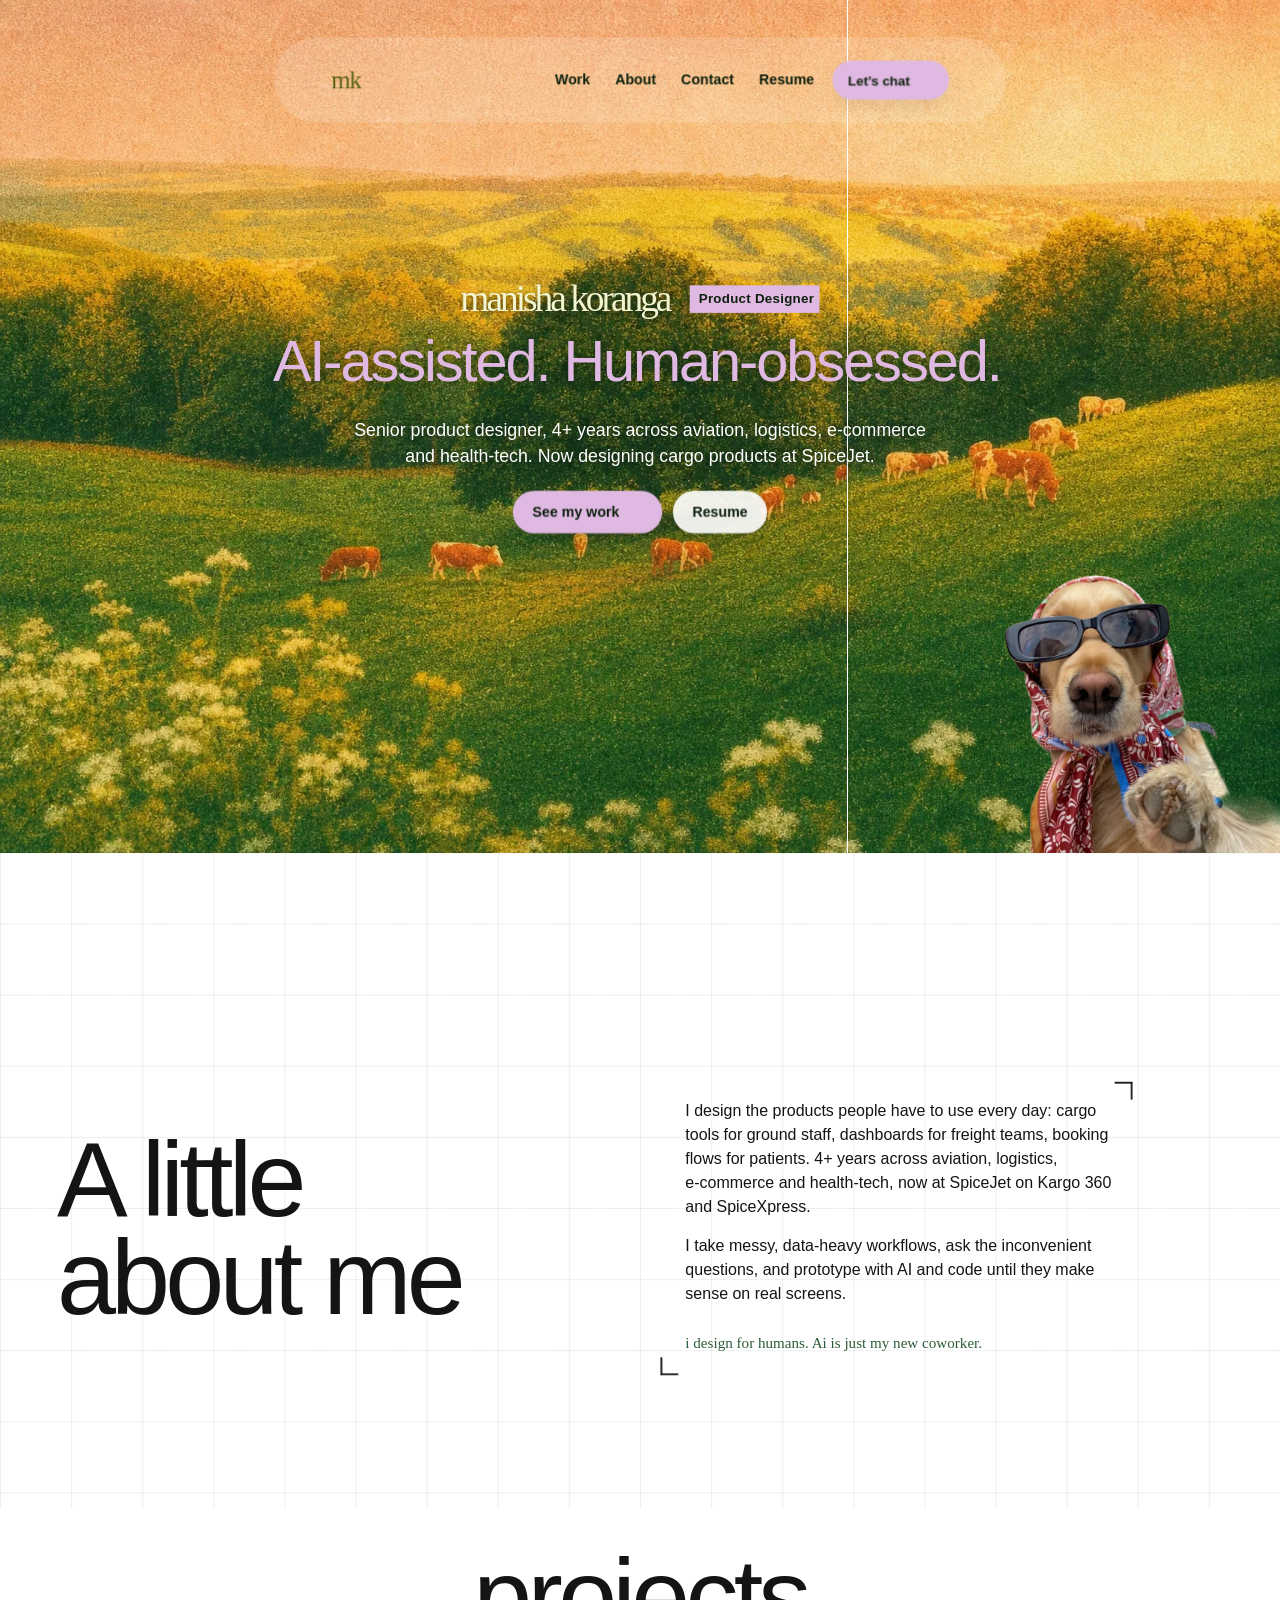
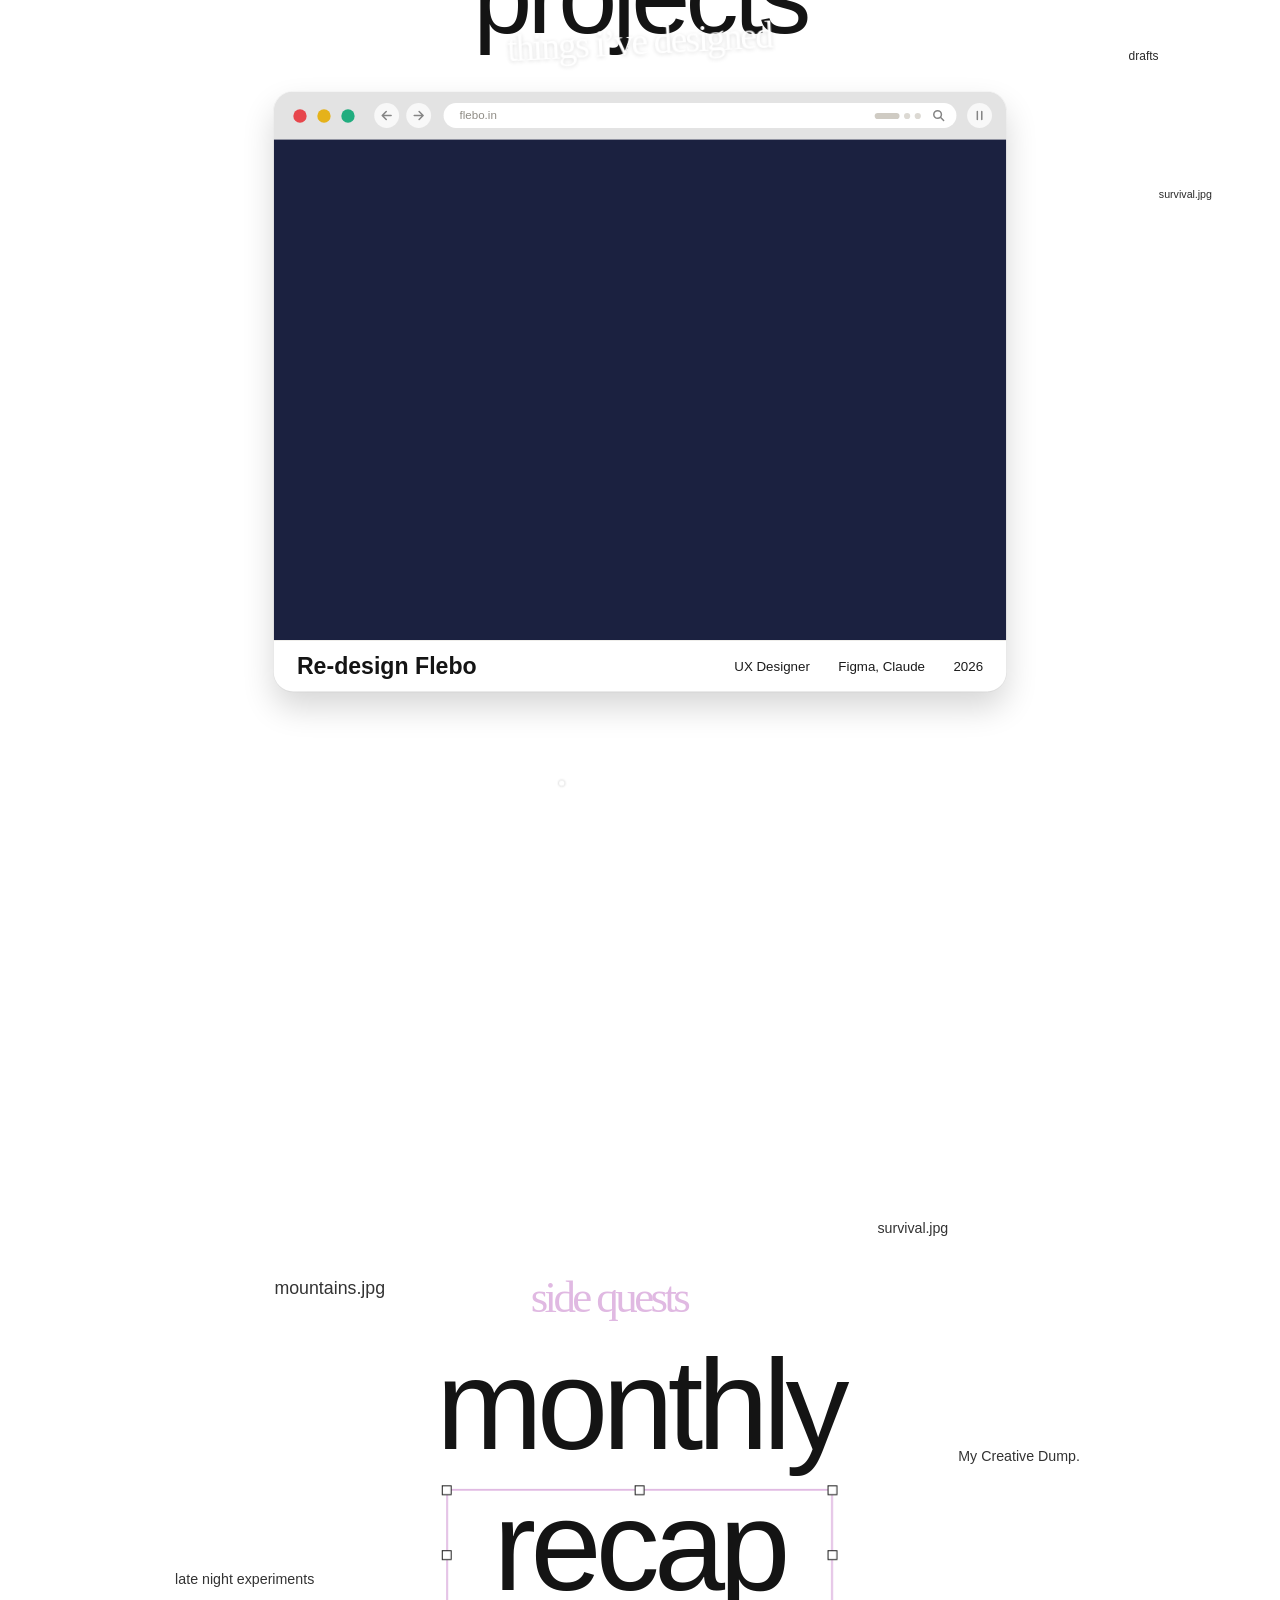
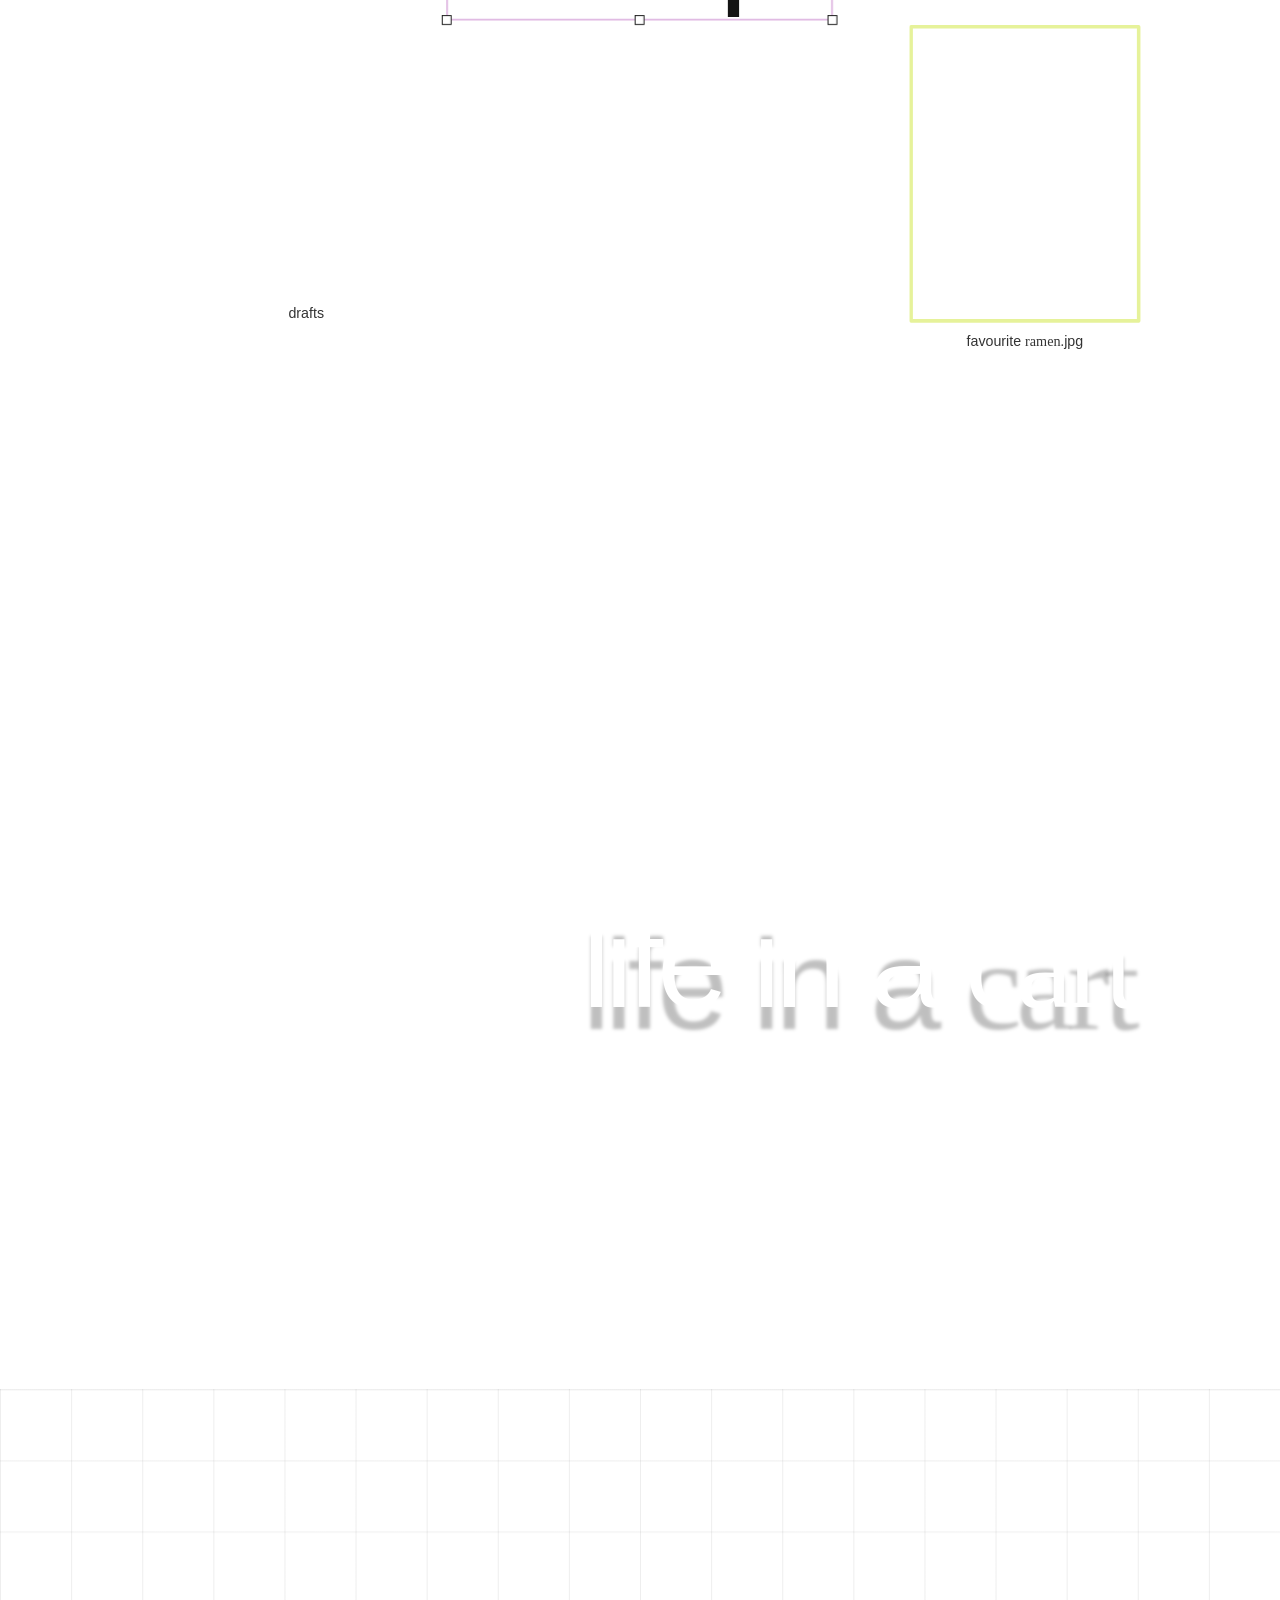
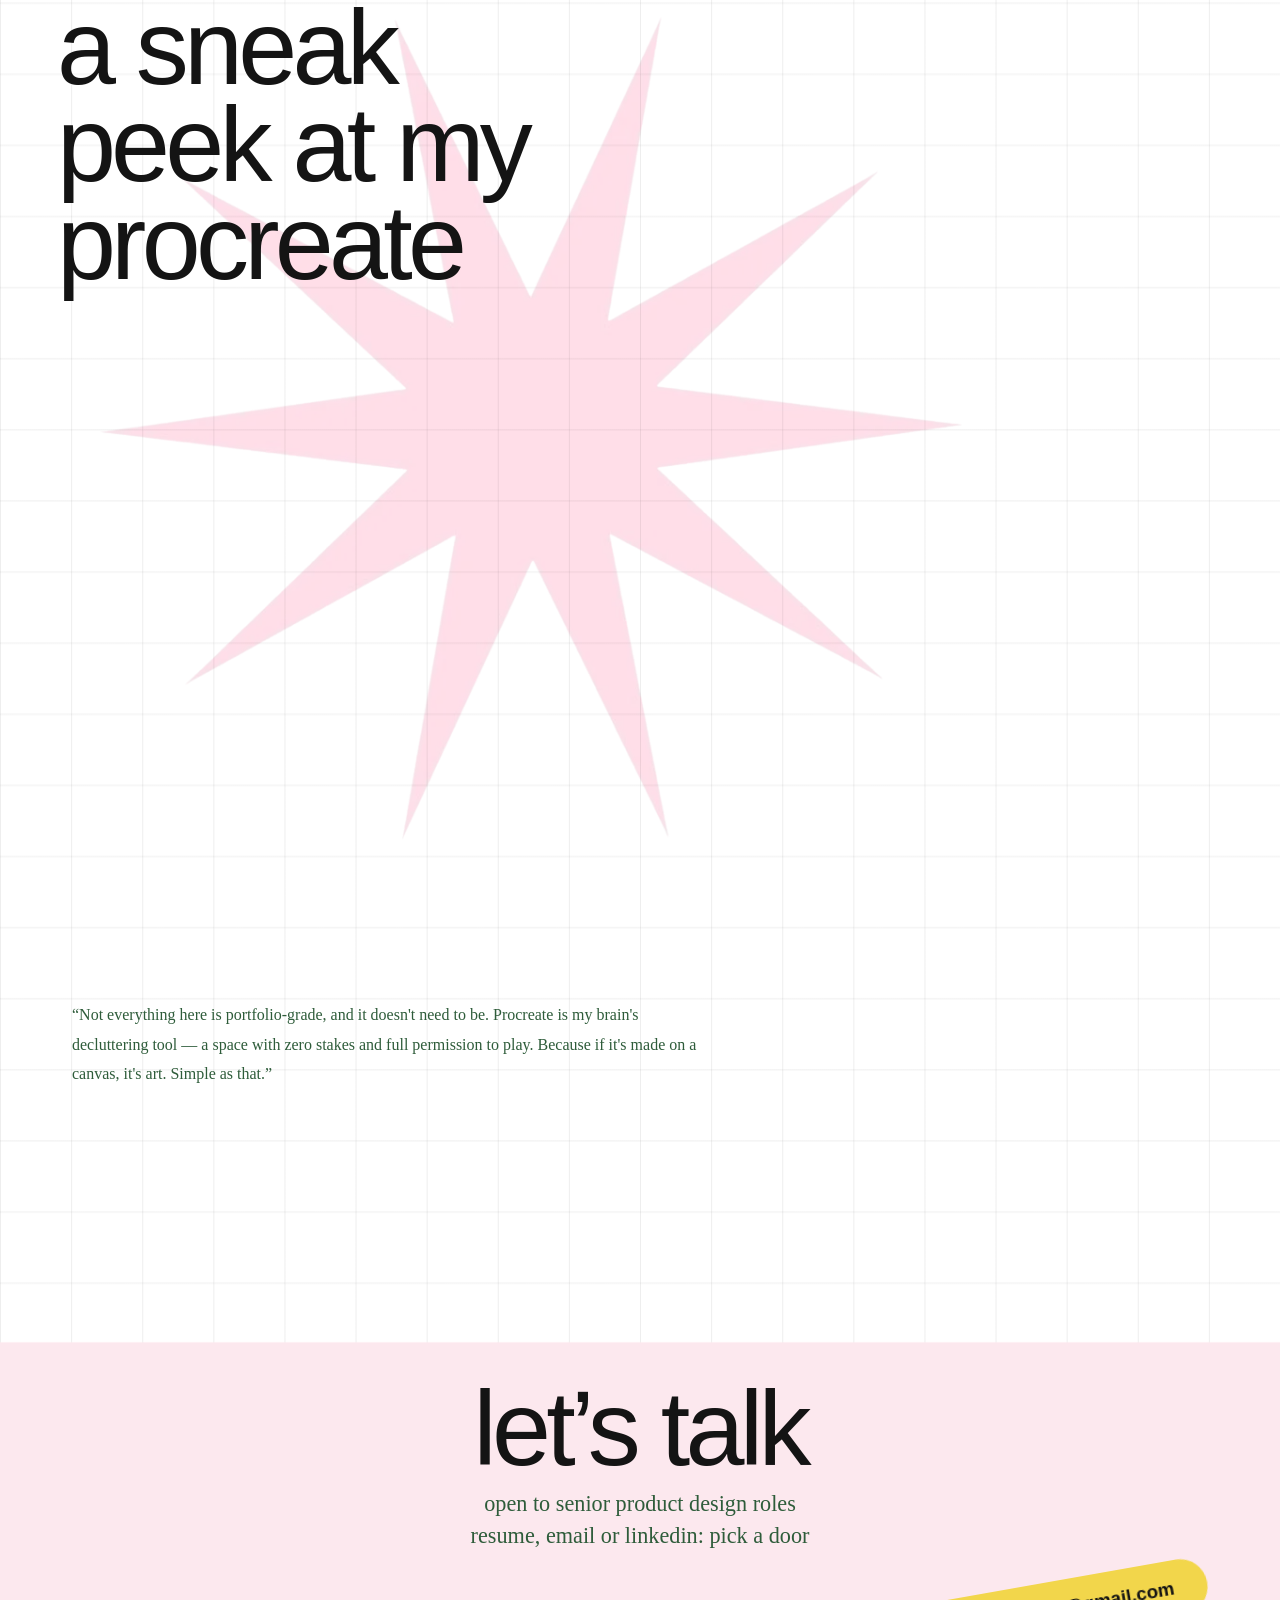
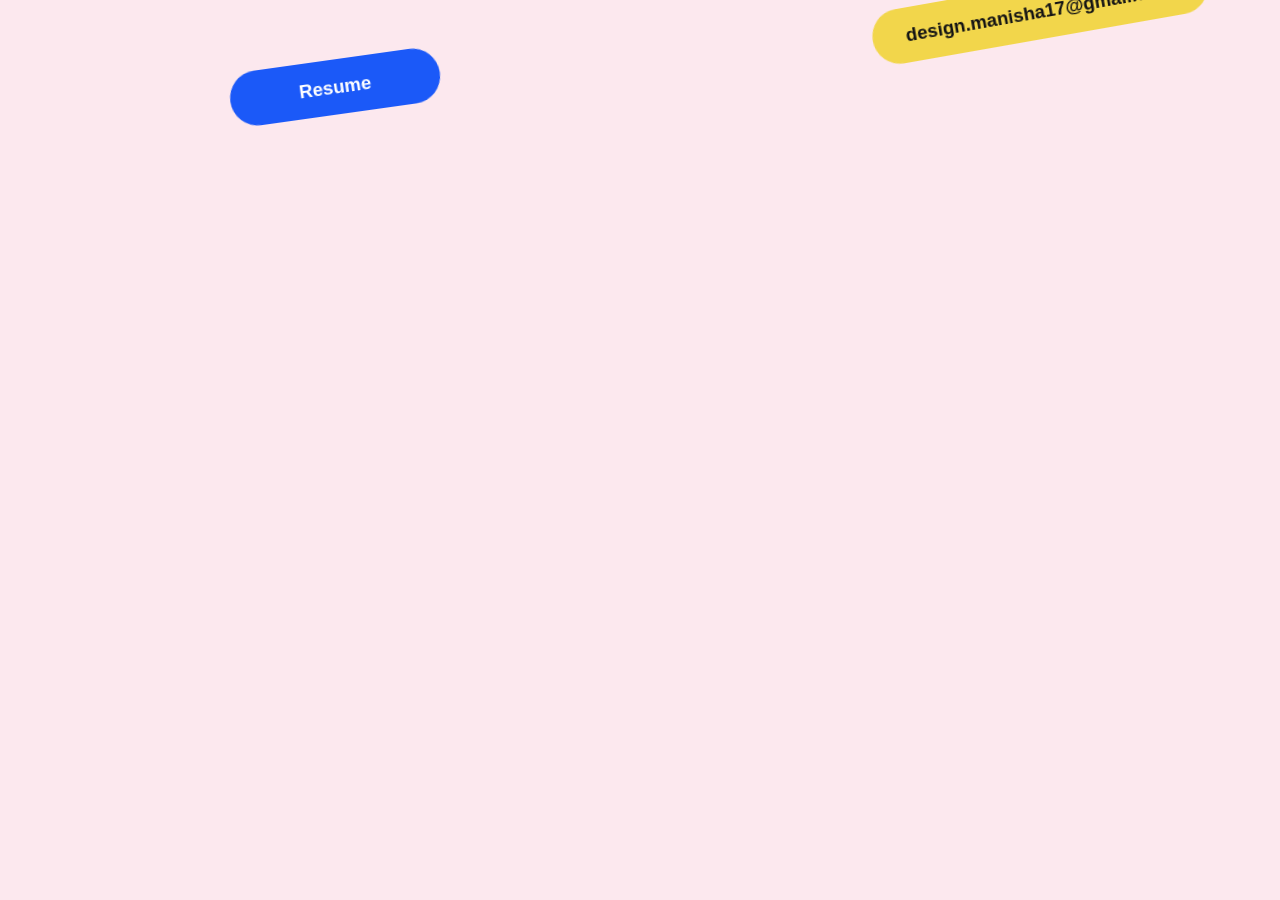
<file: index.html>
<!DOCTYPE html>
<html lang="en">
<head>
<meta charset="UTF-8">
<meta name="viewport" content="width=device-width, initial-scale=1">
<title>Manisha Koranga — Product Designer</title>
<meta name="description" content="Senior product designer with 4+ years across aviation, logistics, e-commerce and health-tech. Case studies: Flebo, Menteiz Aviation, Kargo360.">
<meta property="og:type" content="website">
<meta property="og:url" content="https://manisha.design/">
<meta property="og:title" content="Manisha Koranga — Product Designer">
<meta property="og:description" content="Senior product designer across aviation, logistics, e-commerce and health-tech. AI-assisted. Human-obsessed.">
<meta property="og:image" content="https://manisha.design/assets/og-image.jpg">
<meta name="twitter:card" content="summary_large_image">
<link rel="icon" type="image/png" href="assets/favicon.png">
<link rel="apple-touch-icon" href="assets/apple-touch-icon.png">
<link rel="preconnect" href="https://fonts.googleapis.com">
<link rel="preconnect" href="https://fonts.gstatic.com" crossorigin>
<link href="https://fonts.googleapis.com/css2?family=Archivo:wght@400;500;600;700&family=Homemade+Apple&family=Poppins&display=swap" rel="stylesheet">
<link rel="stylesheet" href="styles.css?v=20260924g">
<script src="analytics.js?v=20260924d" defer></script>
</head>
<body data-page="home">
<div class="stage">
<main class="page">

  <!-- ===== Procreate section (bg + grid painted first, like the design) ===== -->
  <section class="procreate">
    <img class="procreate-flower" src="assets/procreate-flower.webp" alt="">
    <h2 class="procreate-heading">a sneak peek at my procreate</h2>
    <div class="m-group procreate-arts">
    <div class="procreate-art-1"><img src="assets/procreate-art-1.webp" alt="Procreate artwork"></div>
    <img class="procreate-art-2" src="assets/procreate-art-2.webp" alt="Procreate artwork">
    <div class="procreate-art-3-wrap"><div class="procreate-art-3"><img src="assets/procreate-art-3.webp" alt="Procreate artwork"></div></div>
    <img class="procreate-art-4" src="assets/procreate-art-4.webp" alt="Procreate artwork">
    </div>
    <p class="procreate-quote hand">&ldquo;Not everything here is portfolio-grade, and it doesn't need to be. Procreate is my brain's decluttering tool &mdash; a space with zero stakes and full permission to play. Because if it's made on a canvas, it's art. Simple as that.&rdquo;</p>
  </section>

  <!-- ===== About section ===== -->
  <section class="about">
    <div class="about-row">
      <h2 class="about-heading">A little<br>about me</h2>
      <div class="about-text">
        <p>I design the products people have to use every day: cargo tools for ground staff, dashboards for freight teams, booking flows for patients. 4+ years across aviation, logistics, e&#8209;commerce and health&#8209;tech, now at SpiceJet on Kargo 360 and SpiceXpress.</p>
        <p class="pt16">I take messy, data-heavy workflows, ask the inconvenient questions, and prototype with AI and code until they make sense on real screens.</p>
        <p class="about-note hand">i design for humans. Ai is just my new coworker.</p>
        <span class="corner corner-tr"></span>
        <span class="corner corner-bl"></span>
      </div>
    </div>
  </section>

  <!-- ===== Hero ===== -->
  <img class="hero-bg" src="assets/hero-bg.webp" alt="">
  <div class="m-group hero-collage">
  <img class="hero-photo-1" src="assets/hero-photo-1.webp" alt="Portrait">
  <div class="hero-photo-2-wrap rot-wrap"><img class="hero-photo-2" src="assets/hero-photo-2.webp" alt=""></div>
  <div class="hero-photo-3-wrap rot-wrap"><img class="hero-photo-3" src="assets/hero-photo-3.webp" alt=""></div>
  <img class="hero-photo-4" src="assets/hero-photo-4.webp" alt="">
  <div class="hero-photo-5-wrap"><img class="hero-photo-5" src="assets/hero-photo-5.webp" alt=""></div>
  <div class="hero-portrait"><img src="assets/hero-portrait.webp" alt="Manisha"></div>
  <img class="hero-photo-6" src="assets/hero-photo-6.webp" alt="">
  <div class="hero-photo-7-wrap rot-wrap"><img class="hero-photo-7" src="assets/hero-photo-2.webp" alt=""></div>
  </div>
  <p class="hero-tagline">AI-assisted. <span class="nowrap">Human-obsessed.</span></p>
  <p class="hero-sub">Senior product designer, 4+ years across aviation, logistics, e&#8209;commerce and health&#8209;tech. Now designing cargo products at SpiceJet.</p>
  <div class="hero-ctas">
    <a class="hero-cta hero-cta-work" href="#work" data-scroll-to="work" data-cursor="cta" data-cursor-label="work">See my work <img src="assets/arrow-right.svg" alt=""></a>
    <a class="hero-cta hero-cta-resume" href="assets/Manisha_Koranga_Resume.pdf" target="_blank" rel="noopener" data-cursor="cta" data-cursor-label="cv">Resume</a>
  </div>

  <!-- ===== Projects section (macOS desktop theme) ===== -->
  <span id="work" class="section-anchor" style="top:1694px" aria-hidden="true"></span><!-- target of the case studies' "back to the folder" (./#work) -->
  <img class="projects-bg" src="assets/projects-bg.webp" alt="">
  <div class="projects-heading">
    <h2 class="projects-title">projects</h2>
    <p class="projects-script hand">things i&rsquo;ve designed</p>
  </div>
  <img class="pj-calendar" src="assets/projects-calendar.webp" alt="Calendar widget: Monday 22, Apple Keynote, online, 10:00 to 11:30">
  <div class="pj-folder">
    <img class="pj-folder-icon" src="assets/projects-folder.webp" alt="Folder">
    <img class="pj-folder-clip" src="assets/projects-clip.webp" alt="">
    <p class="pj-folder-caption">drafts<img src="assets/star.webp" alt=""></p>
  </div>
  <div class="pj-survival">
    <img src="assets/projects-survival.webp" alt="">
    <p>survival<span class="hand">.</span>jpg</p>
  </div>
  <div class="pj-window" id="pj-window">
    <div class="pj-bar">
      <span class="pj-lights" aria-hidden="true"><i></i><i></i><i></i></span>
      <button class="pj-nav pj-prev" type="button" aria-label="Previous project" data-cursor="cta" data-cursor-label="prev"><svg viewBox="0 0 16 16" aria-hidden="true"><path d="M13 8H3.5M7.5 3.5 3 8l4.5 4.5"/></svg></button>
      <button class="pj-nav pj-next" type="button" aria-label="Next project" data-cursor="cta" data-cursor-label="next"><svg viewBox="0 0 16 16" aria-hidden="true"><path d="M3 8h9.5M8.5 3.5 13 8l-4.5 4.5"/></svg></button>
      <div class="pj-address">
        <p class="pj-url" aria-hidden="true">flebo.in</p>
        <div class="pj-dots" aria-hidden="true"><span class="on"></span><span></span><span></span></div>
        <svg class="pj-search" viewBox="0 0 16 16" aria-hidden="true"><circle cx="6.8" cy="6.8" r="4.3"/><path d="m10 10 3.6 3.6"/></svg>
      </div>
      <button class="pj-nav pj-play" type="button" aria-label="Pause video" data-cursor="cta" data-cursor-label="pause">
        <svg class="pj-icon-pause" viewBox="0 0 16 16" aria-hidden="true"><path d="M5.5 3.5v9M10.5 3.5v9"/></svg>
        <svg class="pj-icon-play" viewBox="0 0 16 16" aria-hidden="true"><path d="M5 3.2v9.6L12.6 8z"/></svg>
      </button>
    </div>
    <!-- Each project's screen recording fills the viewport; the window moves on when it ends -->
    <div class="pj-slides">
      <a class="pj-slide is-active" href="flebo.html" data-url="flebo.in" data-cursor="cta" data-cursor-label="view">
        <div class="pj-view">
          <video class="pj-video" src="assets/projects/flebo.mp4?v=2" poster="assets/projects/flebo-poster.jpg?v=2" muted playsinline preload="none" aria-label="Screen recording: booking a lab test on the redesigned Flebo site"></video>
        </div>
        <div class="pj-meta">
          <h3>Re-design Flebo</h3>
          <div class="pj-tags"><span>UX Designer</span><span>Figma, Claude</span><span>2026</span></div>
        </div>
      </a>
      <a class="pj-slide" href="menteiz.html" data-url="menteizaviation.com" data-cursor="cta" data-cursor-label="view">
        <div class="pj-view">
          <video class="pj-video" src="assets/projects/menteiz.mp4?v=2" poster="assets/projects/menteiz-poster.jpg?v=2" muted playsinline preload="none" aria-label="Screen recording: scrolling the Menteiz Aviation site"></video>
        </div>
        <div class="pj-meta">
          <h3>Menteiz Aviation</h3>
          <div class="pj-tags"><span>UX/UI Designer</span><span>Claude Code, Figma</span><span>2026</span></div>
        </div>
      </a>
      <a class="pj-slide" href="kargo360.html" data-url="kargo360 &middot; a2a + d2d" data-plays="2" data-cursor="cta" data-cursor-label="view">
        <div class="pj-view pj-view-device">
          <img class="pj-backdrop" src="assets/projects-kargo.webp" alt="">
          <div class="pj-phone">
            <video class="pj-video" src="assets/projects/kargo.mp4?v=2" poster="assets/projects/kargo-poster.jpg?v=2" muted playsinline preload="none" aria-label="Screen recording: scrolling the Kargo360 home screen on an iPhone"></video>
          </div>
        </div>
        <div class="pj-meta">
          <h3>Re-design Kargo360 App</h3>
          <div class="pj-tags"><span>UX Research, IA, UI</span><span>Figma</span><span>2025</span></div>
        </div>
      </a>
    </div>
  </div>
  <img class="pj-dock" src="assets/projects-dock.webp" alt="macOS dock">
  <button class="pj-dock-hot" type="button" style="left:602px" data-slide="0" aria-label="Show Flebo" data-cursor="cta" data-cursor-label="flebo"></button>
  <button class="pj-dock-hot" type="button" style="left:679px" data-slide="1" aria-label="Show Menteiz Aviation" data-cursor="cta" data-cursor-label="menteiz"></button>
  <button class="pj-dock-hot" type="button" style="left:759px" data-slide="2" aria-label="Show Kargo360" data-cursor="cta" data-cursor-label="kargo360"></button>
  <span class="pj-dock-dot" aria-hidden="true"></span>
  <img class="pj-dog" src="assets/projects-dog.webp" alt="">

  <!-- ===== Hero name + nav (painted above collage) ===== -->
  <div class="hero-name">
    <p class="hero-script hand">manisha koranga</p>
    <span class="hero-role">Product Designer</span>
  </div>
  <nav class="top-nav">
    <a class="nav-logo hand" href="#top" data-scroll-to="top">mk</a>
    <div class="nav-right">
      <div class="nav-links"><a href="#work" data-scroll-to="work">Work</a><a href="#about" data-scroll-to="about">About</a><a href="#contact" data-scroll-to="contact">Contact</a><a class="nav-resume" href="assets/Manisha_Koranga_Resume.pdf" target="_blank" rel="noopener">Resume</a></div>
      <a class="nav-cta" href="#contact" data-scroll-to="contact" data-cursor="cta" data-cursor-label="chat">Let&rsquo;s chat <img src="assets/arrow-right.svg" alt=""></a>
    </div>
  </nav>

  <!-- ===== Monthly recap / side quests ===== -->
  <div class="m-group recap-group">
  <div class="recap-side-quests">
    <p class="hand">side quests</p>
    <img src="assets/star.webp" alt="">
  </div>
  <h2 class="recap-monthly">monthly</h2>
  <h2 class="recap-recap">recap</h2>
  <div class="selection-box"></div>
  <span class="handle" style="left:497px;top:3471.32px"></span>
  <span class="handle" style="left:713.94px;top:3471.32px"></span>
  <span class="handle" style="left:930.87px;top:3471.32px"></span>
  <span class="handle" style="left:497px;top:3543.64px"></span>
  <span class="handle" style="left:930.87px;top:3543.64px"></span>
  <span class="handle" style="left:497px;top:3617.15px"></span>
  <span class="handle" style="left:713.94px;top:3617.15px"></span>
  <span class="handle" style="left:930.87px;top:3617.15px"></span>

  <img class="recap-photo-1" src="assets/recap-photo-1.webp" alt="">
  <div class="recap-caption-1 recap-caption"><span>late night experiments</span><img src="assets/star.webp" alt=""></div>

  <div class="recap-col recap-col-2">
    <img class="recap-photo-2" src="assets/recap-photo-2.webp" alt="">
    <div class="recap-caption"><span>drafts</span><img src="assets/star.webp" alt=""></div>
  </div>

  <div class="recap-col recap-col-3">
    <img class="recap-photo-3" src="assets/recap-photo-3.webp" alt="">
    <div class="recap-caption"><span>My Creative Dump.</span><img src="assets/star.webp" alt=""></div>
  </div>

  <img class="cursor-icon" src="assets/cursor.svg" alt="">

  <div class="recap-col recap-ramen">
    <img class="recap-frame frame-yellow" src="assets/recap-ramen.webp" alt="Ramen">
    <p class="recap-filename">favourite <span class="hand">ramen.</span>jpg</p>
  </div>
  <div class="recap-col recap-survival">
    <img class="recap-frame" src="assets/recap-survival.webp" alt="">
    <p class="recap-filename">survival<span class="hand">.</span>jpg</p>
  </div>
  <div class="recap-col recap-mountains">
    <img class="recap-frame" src="assets/recap-mountains.webp" alt="Mountains">
    <p class="recap-filename filename-lg">mountains.jpg</p>
  </div>
  <div class="recap-photo-4-wrap rot-wrap"><img class="recap-photo-4" src="assets/recap-photo-4.webp" alt=""></div>
  </div>

  <!-- ===== Life in a cart ===== -->
  <div class="cart-bg">
    <img class="cart-bg-blur" src="assets/cart-bg.webp" alt="">
    <img class="cart-bg-sharp" src="assets/cart-bg.webp" alt="">
  </div>
  <div class="cart-collage">
    <img class="cart-main" src="assets/cart-collage.webp" alt="Shopping cart collage">
    <img class="cart-item cart-item-01" src="assets/cart-item-01.webp" alt="">
    <img class="cart-item cart-item-02" src="assets/cart-item-02.webp" alt="">
    <img class="cart-item cart-item-03" src="assets/cart-item-03.webp" alt="">
    <div class="cart-item-04-wrap rot-wrap"><img class="cart-item-04" src="assets/cart-item-04.webp" alt=""></div>
    <img class="cart-item cart-item-05" src="assets/cart-item-05.webp" alt="">
    <img class="cart-item cart-item-06" src="assets/cart-item-06.webp" alt="">
    <div class="cart-item-07-wrap rot-wrap"><img class="cart-item-07" src="assets/cart-item-07.webp" alt=""></div>
    <img class="cart-item cart-item-08" src="assets/cart-item-08.webp" alt="">
    <img class="cart-item cart-item-09" src="assets/cart-item-09.webp" alt="">
    <img class="cart-item cart-item-10" src="assets/cart-item-10.webp" alt="">
    <img class="cart-item cart-item-11" src="assets/cart-item-11.webp" alt="">
  </div>
  <p class="cart-title">life in a <span class="hand">cart</span></p>

  <!-- ===== Let's talk + footer (pink hill) ===== -->
  <section class="talk2">
    <img class="t2-art" src="assets/talk-hill.webp" alt="Dog, cat and duck in sunglasses lounging on a grassy hill">
    <div class="t2-head">
      <h2>let&rsquo;s talk</h2>
      <div class="t2-sub hand">
        <p>open to senior product design roles</p>
        <p>resume, email or linkedin: pick a door</p>
      </div>
    </div>
    <a class="t2-pill t2-resume" href="assets/Manisha_Koranga_Resume.pdf" target="_blank" rel="noopener" data-cursor="cta" data-cursor-label="cv">Resume</a>
    <a class="t2-pill t2-email" href="mailto:design.manisha17@gmail.com" data-cursor="cta" data-cursor-label="say hi">design.manisha17@gmail.com</a>
    <a class="t2-linkedin" href="https://www.linkedin.com/in/manisha-koranga/" target="_blank" rel="noopener" data-cursor="cta" data-cursor-label="connect"><img src="assets/linkedin.webp" alt="LinkedIn"></a>
    <p class="t2-chai hand">made with too much chai</p>
  </section>

</main>
</div>

<div id="cursor" aria-hidden="true">
  <div class="c-zoom">
    <svg class="c-arrow" width="32" height="32" viewBox="0 0 48 48" fill="none" xmlns="http://www.w3.org/2000/svg">
      <path d="M38.016 23.382L13.26 6.5L15.5 36.382L22.66 28.784L29.66 40.91L34.856 37.91L27.856 25.784L38.016 23.384V23.382Z" stroke="black" stroke-width="2" stroke-linecap="round" stroke-linejoin="round"/>
    </svg>
    <div class="c-ring"></div>
    <div class="c-badge"><span></span></div>
    <img class="c-star" src="assets/star.webp" alt="">
  </div>
</div>

<script>
  const page = document.querySelector('.page');
  const stage = document.querySelector('.stage');
  // Phones get their own 390px canvas (styles.css, same breakpoint), scaled to fill
  // the width; the desktop canvas only scales down. Crossing the breakpoint reloads, since the entrance
  // animations measure element positions once.
  const mobile = matchMedia('(max-width: 820px)');
  function fit() {
    const w = document.documentElement.clientWidth;
    const W = page.offsetWidth;
    const s = mobile.matches ? w / W : Math.min(1, w / W);
    const x = Math.max(0, (w - W * s) / 2);
    page.style.transform = `translateX(${x}px) scale(${s})`;
    stage.style.height = `${page.offsetHeight * s}px`;
  }
  addEventListener('resize', fit);
  mobile.addEventListener('change', () => location.reload());
  fit();

  // Custom morphing cursor (fine pointers only)
  (function () {
    if (!matchMedia('(pointer: fine)').matches) return;
    const c = document.getElementById('cursor');
    const badgeText = c.querySelector('.c-badge span');
    document.documentElement.classList.add('has-custom-cursor');

    const PHOTOS = '.rot-wrap,.hero-photo-1,.hero-photo-4,.hero-photo-5-wrap,.hero-portrait,.hero-photo-6,.pj-folder,.pj-survival,.pj-dog,.recap-photo-1,.recap-col,.cart-collage img,.procreate-art-1,.procreate-art-2,.procreate-art-4,.t2-art';
    const HEADINGS = '.hero-tagline,.hero-name,.about-heading,.projects-heading,.recap-monthly,.recap-recap,.recap-side-quests,.procreate-heading,.cart-title,.t2-head';

    let tx = -100, ty = -100, x = tx, y = ty, shown = false;

    document.addEventListener('mousemove', (e) => {
      tx = e.clientX; ty = e.clientY;
      if (!shown) { shown = true; x = tx; y = ty; c.style.opacity = 1; }
      const t = e.target instanceof Element ? e.target : null;
      let variant = 'default';
      if (t) {
        const dc = t.closest('[data-cursor]');
        if (dc) {
          variant = dc.dataset.cursor;
          if (dc.dataset.cursorLabel) badgeText.textContent = dc.dataset.cursorLabel;
        } else if (t.closest('a,button,.tab')) {
          variant = 'link';
        } else if (t.closest(PHOTOS)) {
          variant = 'photo';
        } else if (t.closest(HEADINGS)) {
          variant = 'heading';
        }
      }
      if (c.dataset.variant !== variant) c.dataset.variant = variant;
    });
      document.addEventListener('mousedown', () => c.classList.add('is-down'));
    document.addEventListener('mouseup', () => c.classList.remove('is-down'));
    document.documentElement.addEventListener('mouseleave', () => { c.style.opacity = 0; shown = false; });

    (function loop() {
      x += (tx - x) * 0.35;
      y += (ty - y) * 0.35;
      c.style.transform = `translate3d(${x}px, ${y}px, 0)`;
      requestAnimationFrame(loop);
    })();
  })();

  // Ambient entry animations, choreographed per section from each element's
  // final position and its relation to the other elements around it.
  (function () {
    if (matchMedia('(prefers-reduced-motion: reduce)').matches) return;
    const io = new IntersectionObserver((entries) => {
      for (const en of entries) {
        if (en.isIntersecting) { en.target.classList.add('in'); io.unobserve(en.target); }
      }
    }, { rootMargin: '0px 0px -8% 0px', threshold: 0.08 });

    // Tossed items (cart section) fly on WAAPI arcs instead of CSS transitions
    const tossQueue = [];
    const io2 = new IntersectionObserver((entries) => {
      for (const en of entries) {
        if (!en.isIntersecting) continue;
        io2.unobserve(en.target);
        const t = tossQueue.find((q) => q.el === en.target);
        const anim = en.target.animate(t.frames, { duration: t.duration || 680, delay: t.delay, easing: 'linear', fill: 'both' });
        anim.finished.then(() => { en.target.style.opacity = ''; if (t.onLand) t.onLand(); }).catch(() => {});
      }
    }, { rootMargin: '0px 0px -8% 0px', threshold: 0.08 });

    const pr = document.querySelector('.page').getBoundingClientRect();
    const s = pr.width / document.querySelector('.page').offsetWidth;

    // clip-path-hidden elements report zero visible area to IntersectionObserver,
    // so wipe reveals observe an invisible same-geometry sentinel instead
    const wipeQueue = [];
    const io3 = new IntersectionObserver((entries) => {
      for (const en of entries) {
        if (!en.isIntersecting) continue;
        io3.unobserve(en.target);
        wipeQueue.find((q) => q.sent === en.target).el.classList.add('in');
      }
    }, { rootMargin: '0px 0px -8% 0px', threshold: 0.08 });
    const addWipe = (sel, dir, delay, dur) => {
      const el = document.querySelector(sel);
      el.classList.add('rv-wipe', dir);
      el.style.transitionDelay = delay + 'ms';
      if (dur) el.style.transitionDuration = dur + 's';
      const r = el.getBoundingClientRect();
      const sent = document.createElement('div');
      sent.style.cssText = 'position:absolute;visibility:hidden;pointer-events:none;'
        + `left:${((r.left - pr.left) / s).toFixed(1)}px;top:${((r.top - pr.top) / s).toFixed(1)}px;`
        + `width:${(r.width / s).toFixed(1)}px;height:${(r.height / s).toFixed(1)}px;`;
      document.querySelector('.page').appendChild(sent);
      wipeQueue.push({ sent, el });
    };
    // Center in the element's own layout space: the page, or on phones the
    // scaled collage group it sits in (whose inner coordinates stay the desktop ones)
    const pos = (el) => {
      const r = el.getBoundingClientRect();
      const g = el.closest('.m-group,.cart-collage');
      let o = { left: pr.left, top: pr.top, k: s };
      if (g && getComputedStyle(g).transform !== 'none') {
        const gr = g.getBoundingClientRect();
        o = { left: gr.left, top: gr.top, k: gr.width / g.offsetWidth };
      }
      return { cx: ((r.left + r.right) / 2 - o.left) / o.k, cy: ((r.top + r.bottom) / 2 - o.top) / o.k };
    };
    const apply = (el, o) => {
      el.classList.add('rv');
      if (o.dx) el.style.setProperty('--rvx', o.dx.toFixed(1) + 'px');
      if (o.dy !== undefined) el.style.setProperty('--rvy', o.dy.toFixed(1) + 'px');
      if (o.rot) el.style.setProperty('--rvr', o.rot.toFixed(1) + 'deg');
      if (o.scale) el.style.setProperty('--rvs', o.scale);
      if (o.dur) el.style.setProperty('--rvd', o.dur + 's');
      el.style.transitionDelay = Math.round(o.delay || 0) + 'ms';
      queue.push(el);
    };
    const queue = [];
    const each = (sel, fn) => document.querySelectorAll(sel).forEach((el, i) => apply(el, fn(el, i, pos(el)) || {}));

    // Hero: nav drops in, name/tagline rise, then the collage fans out from the framed portrait
    each('.top-nav', () => ({ dy: -26, dur: 0.7 }));
    each('.hero-name', () => ({ dy: 22, delay: 140 }));
    each('.hero-tagline', () => ({ dx: -60, dy: 0, delay: 280 }));
    each('.hero-sub', () => ({ dy: 18, delay: 380 }));
    each('.hero-ctas', () => ({ dy: 18, delay: 460 }));
    const HERO_C = { x: 719.5, y: 916.5 }; // portrait center
    each('.hero-portrait', () => ({ dy: 26, scale: 0.85, delay: 380 }));
    each('.hero-photo-1,.hero-photo-2-wrap,.hero-photo-3-wrap,.hero-photo-4,.hero-photo-5-wrap,.hero-photo-6,.hero-photo-7-wrap', (el, i, p) => {
      const fx = p.cx - HERO_C.x, fy = p.cy - HERO_C.y;
      return { dx: -fx * 0.25, dy: -fy * 0.25 - 8, scale: 0.82, rot: fx < 0 ? -7 : 7, delay: 480 + Math.hypot(fx, fy) * 0.55 };
    });

    // About: heading slides in from the left; the corner brackets zoom out from the
    // center of the text block to their corners, opening the frame to reveal the text
    each('.about-heading', () => ({ dx: -70, dy: 0 }));
    each('.about-text p', (el, i) => ({ dy: 0, delay: 500 + i * 120, dur: 0.9 }));
    const about = document.querySelector('.about-text');
    const cw = about.offsetWidth / 2 - 10, ch = about.offsetHeight / 2 - 10;
    each('.corner-tr', () => ({ dx: -cw, dy: ch, delay: 180, dur: 0.75 }));
    each('.corner-bl', () => ({ dx: cw, dy: -ch, delay: 180, dur: 0.75 }));

    // Projects (macOS desktop): title rises, script signs over it, browser window
    // opens, dock slides up from the bottom, desktop items pop into place
    each('.projects-title', () => ({ dy: 36 }));
    each('.projects-script', () => ({ dy: -14, delay: 280 }));
    each('.pj-window', () => ({ dy: 70, scale: 0.94, delay: 180 }));
    each('.pj-calendar', () => ({ dx: -60, dy: 0, delay: 260 }));
    each('.pj-folder', () => ({ dy: -24, delay: 380 }));
    each('.pj-survival', () => ({ dx: 50, dy: 0, delay: 480 }));
    each('.pj-dock', () => ({ dy: 90, delay: 540 }));
    each('.pj-dog', () => ({ dx: 80, dy: 0, delay: 680 }));

    // Monthly recap: heading rises, polaroids fly out from behind it to their spots,
    // then the cursor drags the selection box across "recap" (growing from its
    // top-left corner) while the handles tick in, starting 20% into the drag
    each('.recap-side-quests', () => ({ dy: 24 }));
    each('.recap-monthly', () => ({ dy: 34, delay: 100 }));
    each('.recap-recap', () => ({ dy: 34, delay: 200 }));
    const RECAP_C = { x: 720, y: 3460 }; // center of "monthly recap"
    each('.recap-photo-1,.recap-caption-1,.recap-col,.recap-photo-4-wrap', (el, i, p) => ({
      dx: RECAP_C.x - p.cx, dy: RECAP_C.y - p.cy, scale: 0.35, delay: 350 + i * 110, dur: 0.9
    }));
    const DRAG_AT = 1150, DRAG_MS = 735; // drag starts after the photos have flown out
    each('.selection-box', () => ({ dy: 0, scale: 0.02, delay: DRAG_AT }));
    each('.cursor-icon', () => ({ dy: 0 })); // path + timing live in the cursor-drag keyframes
    each('.handle', (el, i) => ({ dy: 0, scale: 0.3, delay: DRAG_AT + DRAG_MS * 0.2 + i * 45, dur: 0.35 }));

    // Life in a cart: items are tossed in along arcs from their nearer side,
    // spinning as they fly; the basket shakes a little each time one lands
    each('.cart-main', () => ({ dy: 50, scale: 0.94 }));
    each('.cart-title', () => ({ dx: 60, dy: 0, delay: 400 }));
    {
      const items = [...document.querySelectorAll('.cart-collage > img:not(.cart-main), .cart-collage > .rot-wrap')];
      const byDepth = [...items].sort((a, b) => pos(b).cy - pos(a).cy); // bottom of the cart fills first
      for (const el of items) {
        const p = pos(el);
        const side = p.cx < 720 ? -1 : 1;
        const dx = side * (220 + Math.random() * 120);
        const rise = 140 + Math.random() * 80;    // arc apex above the landing spot
        const rot = -side * (14 + Math.random() * 10);
        const frames = [];
        for (let k = 0; k <= 16; k++) {
          const s = k / 16;
          frames.push({
            offset: s,
            opacity: Math.min(1, s / 0.12),
            translate: `${(dx * (1 - s)).toFixed(1)}px ${(-(60 * (1 - s) + rise * Math.sin(Math.PI * s))).toFixed(1)}px`,
            rotate: `${(rot * (1 - s)).toFixed(1)}deg`,
            scale: (0.9 + 0.1 * s).toFixed(3)
          });
        }
        el.style.opacity = '0';
        tossQueue.push({
          el, frames, delay: 150 + byDepth.indexOf(el) * 130,
          onLand: () => document.querySelector('.cart-main').animate(  // the basket takes the hit
            [{ rotate: '0deg' }, { rotate: '-1.3deg', offset: 0.35 }, { rotate: '0.8deg', offset: 0.7 }, { rotate: '0deg' }],
            { duration: 260, easing: 'ease-out', composite: 'add' }
          )
        });
      }
    }

    // Procreate: heading rises; artworks reveal with directional brush-stroke
    // wipes (direction matches each canvas's side of the spread); quote fades last
    each('.procreate-heading', () => ({ dy: 30 }));
    each('.procreate-quote', () => ({ dy: 0, delay: 900, dur: 1.2 }));
    addWipe('.procreate-art-3-wrap', 'wipe-down', 150);
    addWipe('.procreate-art-1', 'wipe-left', 350);
    addWipe('.procreate-art-4', 'wipe-right', 550);
    addWipe('.procreate-art-2', 'wipe-left', 750);

    // Let's talk: heading rises, scene settles in, pills get tossed on with a spin,
    // the LinkedIn sticker bounces in like a basketball, and the chai line
    // writes itself out over the grass
    each('.t2-art', () => ({ dy: 26, dur: 1 }));
    each('.t2-head', () => ({ dy: 34, delay: 150 }));
    each('.t2-resume', () => ({ dy: -80, rot: -14, delay: 460 }));
    each('.t2-email', () => ({ dy: -80, rot: 12, delay: 620 }));
    {
      const ball = document.querySelector('.t2-linkedin');
      ball.style.opacity = '0';
      tossQueue.push({
        el: ball, duration: 1400, delay: 700, frames: [
          { offset: 0, opacity: 0, translate: '200px -560px', rotate: '240deg', easing: 'ease-in' },
          { offset: 0.05, opacity: 1 },
          { offset: 0.35, translate: '80px 0px', rotate: '130deg', scale: '1.08 0.9', easing: 'ease-out' },
          { offset: 0.38, scale: '1 1' },
          { offset: 0.55, translate: '36px -150px', rotate: '60deg', easing: 'ease-in' },
          { offset: 0.72, translate: '0px 0px', rotate: '0deg', scale: '1.06 0.94', easing: 'ease-out' },
          { offset: 0.75, scale: '1 1' },
          { offset: 0.85, translate: '0px -48px', easing: 'ease-in' },
          { offset: 0.95, translate: '0px 0px', scale: '1.04 0.96' },
          { offset: 1, opacity: 1, translate: '0px 0px', rotate: '0deg', scale: '1 1' }
        ]
      });
    }
    addWipe('.t2-chai', 'wipe-right', 300, 1.6);

    // Start observing only after the hidden state has painted once, so on-load
    // entrances actually transition. Elements already above the viewport
    // (scroll restoration) reveal instantly instead of animating late.
    requestAnimationFrame(() => requestAnimationFrame(() => {
      for (const el of queue) {
        if (el.getBoundingClientRect().bottom < 0) el.classList.add('in');
        else io.observe(el);
      }
      for (const t of tossQueue) {
        if (t.el.getBoundingClientRect().bottom < 0) t.el.style.opacity = '';
        else io2.observe(t.el);
      }
      for (const w of wipeQueue) {
        if (w.sent.getBoundingClientRect().bottom < 0) w.el.classList.add('in');
        else io3.observe(w.sent);
      }
    }));
  })();

  // Projects window: three case studies behind the browser chrome's back/forward arrows.
  // The active project's screen recording plays while the window is on screen and
  // the window moves on when it ends (data-plays: how many times a short clip runs
  // first). The active dot fills with playback progress. Hovering with a mouse
  // keeps the current project looping; reduced-motion starts paused.
  (function () {
    const win = document.getElementById('pj-window');
    const slides = [...win.querySelectorAll('.pj-slide')];
    const videos = slides.map((s) => s.querySelector('video'));
    videos.forEach((v) => { v.defaultPlaybackRate = v.playbackRate = 1.25; });   // recordings play a touch faster than real time
    const dots = [...win.querySelectorAll('.pj-dots span')];
    const url = win.querySelector('.pj-url');
    const toggle = win.querySelector('.pj-play');
    const hots = [...document.querySelectorAll('.pj-dock-hot')];
    const dockDot = document.querySelector('.pj-dock-dot');
    let i = 0, plays = 0, visible = false, hovered = false;
    let paused = matchMedia('(prefers-reduced-motion: reduce)').matches;

    const progress = () => {
      const v = videos[i], need = +slides[i].dataset.plays || 1;
      if (v.duration) dots[i].style.setProperty('--p', Math.min(1, (plays + v.currentTime / v.duration) / need).toFixed(4));
    };
    let raf = 0;
    const tick = () => { progress(); raf = videos[i].paused ? 0 : requestAnimationFrame(tick); };

    // Only the active recording plays, and only while it can be seen
    const sync = () => {
      videos.forEach((v, k) => { if (k !== i && !v.paused) v.pause(); });
      const v = videos[i];
      if (visible && !paused && !document.hidden) {
        v.play().then(() => { if (!raf) tick(); }, (err) => {
          if (err.name === 'NotAllowedError') setPaused(true);   // autoplay blocked (e.g. iOS Low Power Mode)
        });
      } else v.pause();
    };
    const setPaused = (p) => {
      paused = p;
      win.classList.toggle('is-paused', p);
      toggle.setAttribute('aria-label', p ? 'Play video' : 'Pause video');
      toggle.dataset.cursorLabel = p ? 'play' : 'pause';
      sync();
    };

    const go = (n) => {
      i = (n + slides.length) % slides.length;
      plays = 0;
      slides.forEach((s, k) => s.classList.toggle('is-active', k === i));
      dots.forEach((d, k) => { d.classList.toggle('on', k === i); d.style.setProperty('--p', 0); });
      url.innerHTML = slides[i].dataset.url;
      const h = hots.find((b) => +b.dataset.slide === i);   // running-app dot under the active icon
      if (h) dockDot.style.left = (h.offsetLeft + h.offsetWidth / 2 - 3) + 'px';
      videos[i].currentTime = 0;
      sync();
    };

    videos.forEach((v, k) => v.addEventListener('ended', () => {
      if (k !== i) return;
      const need = +slides[k].dataset.plays || 1;
      plays++;
      if (plays < need || hovered) { plays = Math.min(plays, need - 1); v.currentTime = 0; sync(); }
      else go(i + 1);
    }));

    setPaused(paused);
    go(0);
    toggle.addEventListener('click', () => setPaused(!paused));
    win.querySelector('.pj-prev').addEventListener('click', () => go(i - 1));
    win.querySelector('.pj-next').addEventListener('click', () => go(i + 1));
    document.querySelectorAll('[data-slide]').forEach((b) => b.addEventListener('click', () => go(+b.dataset.slide)));
    win.addEventListener('pointerenter', (e) => { if (e.pointerType === 'mouse') hovered = true; });
    win.addEventListener('pointerleave', () => { hovered = false; });
    new IntersectionObserver(([en]) => { visible = en.isIntersecting; sync(); }, { threshold: 0.4 }).observe(win);
    document.addEventListener('visibilitychange', sync);
  })();

  // Nav links scroll to their sections (canvas positions, times current scale)
  const SECTION = { about: '.about', work: '#work', contact: '.talk2' };
  document.querySelectorAll('[data-scroll-to]').forEach((el) => {
    el.addEventListener('click', (e) => {
      e.preventDefault();
      const target = document.querySelector(SECTION[el.dataset.scrollTo]);
      const s = page.getBoundingClientRect().width / page.offsetWidth;
      window.scrollTo({ top: target ? target.offsetTop * s : 0, behavior: 'smooth' });
    });
  });
</script>
</body>
</html>
</file>
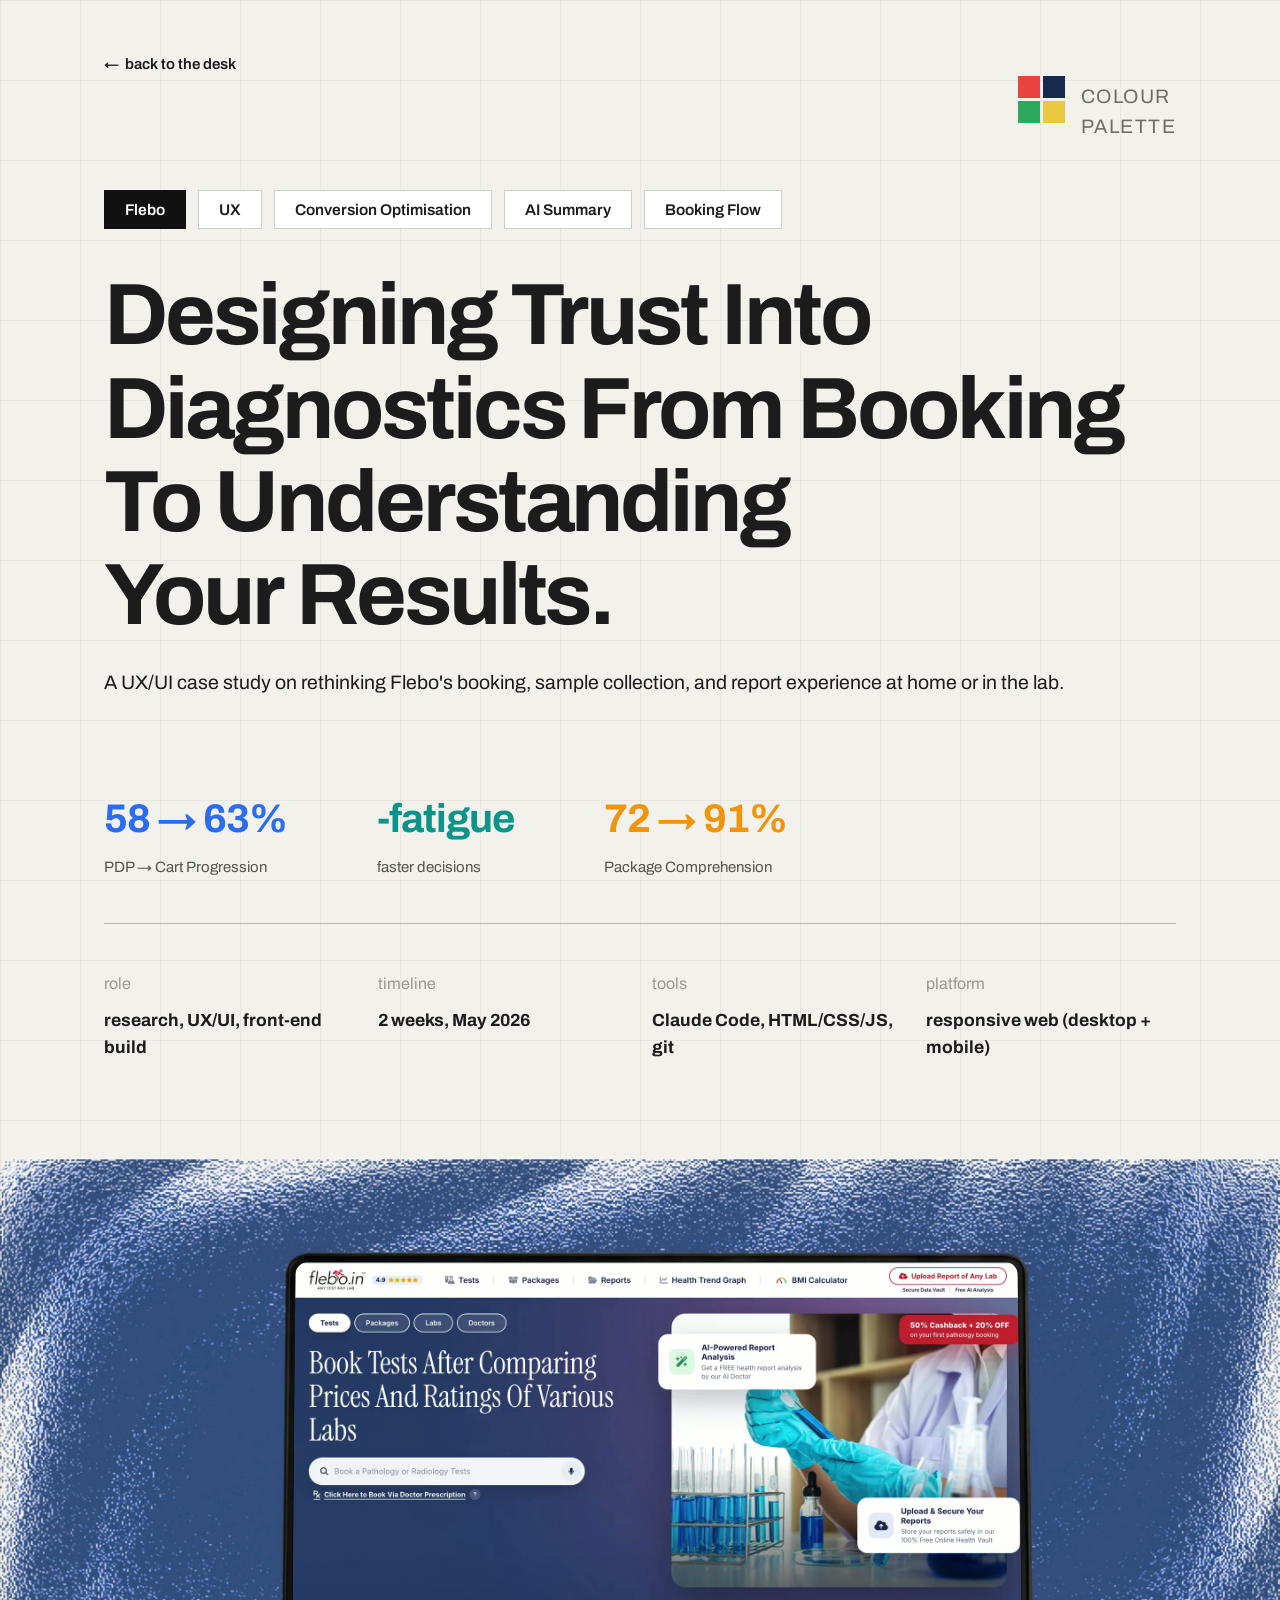
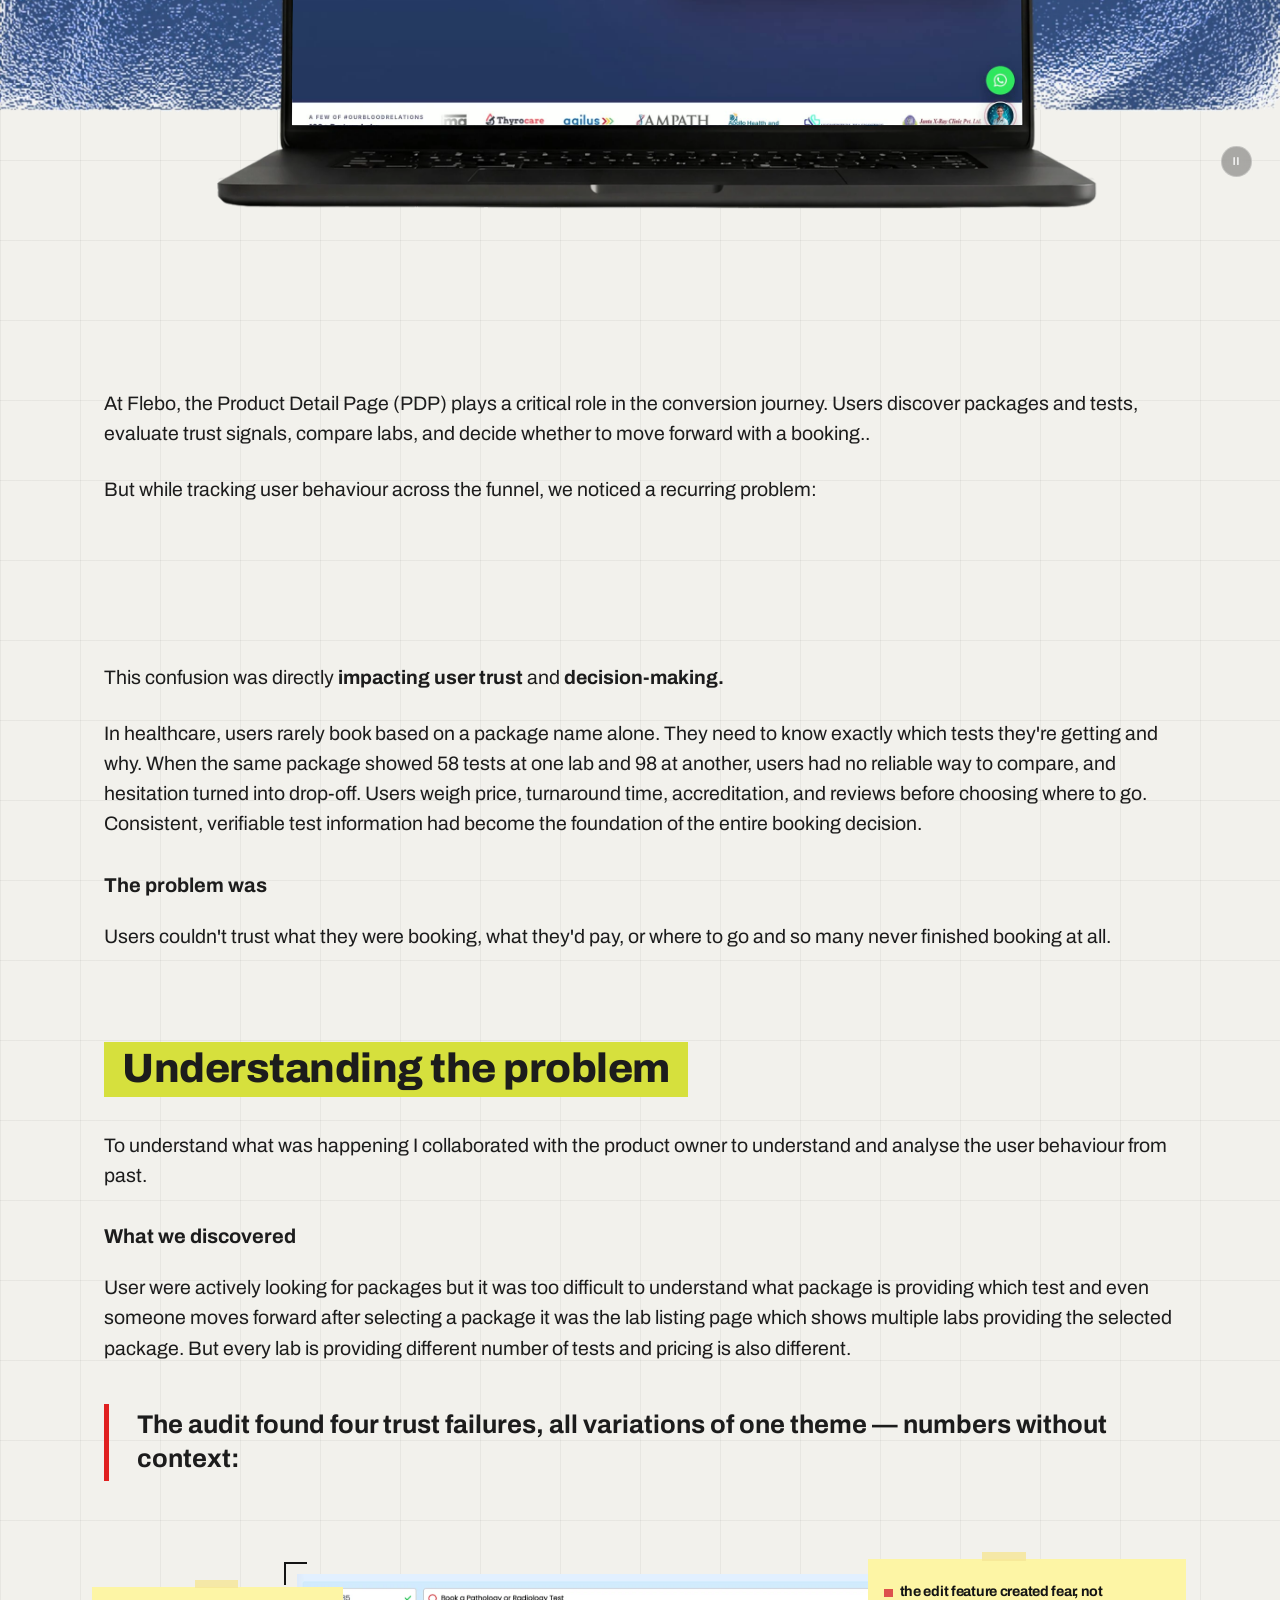
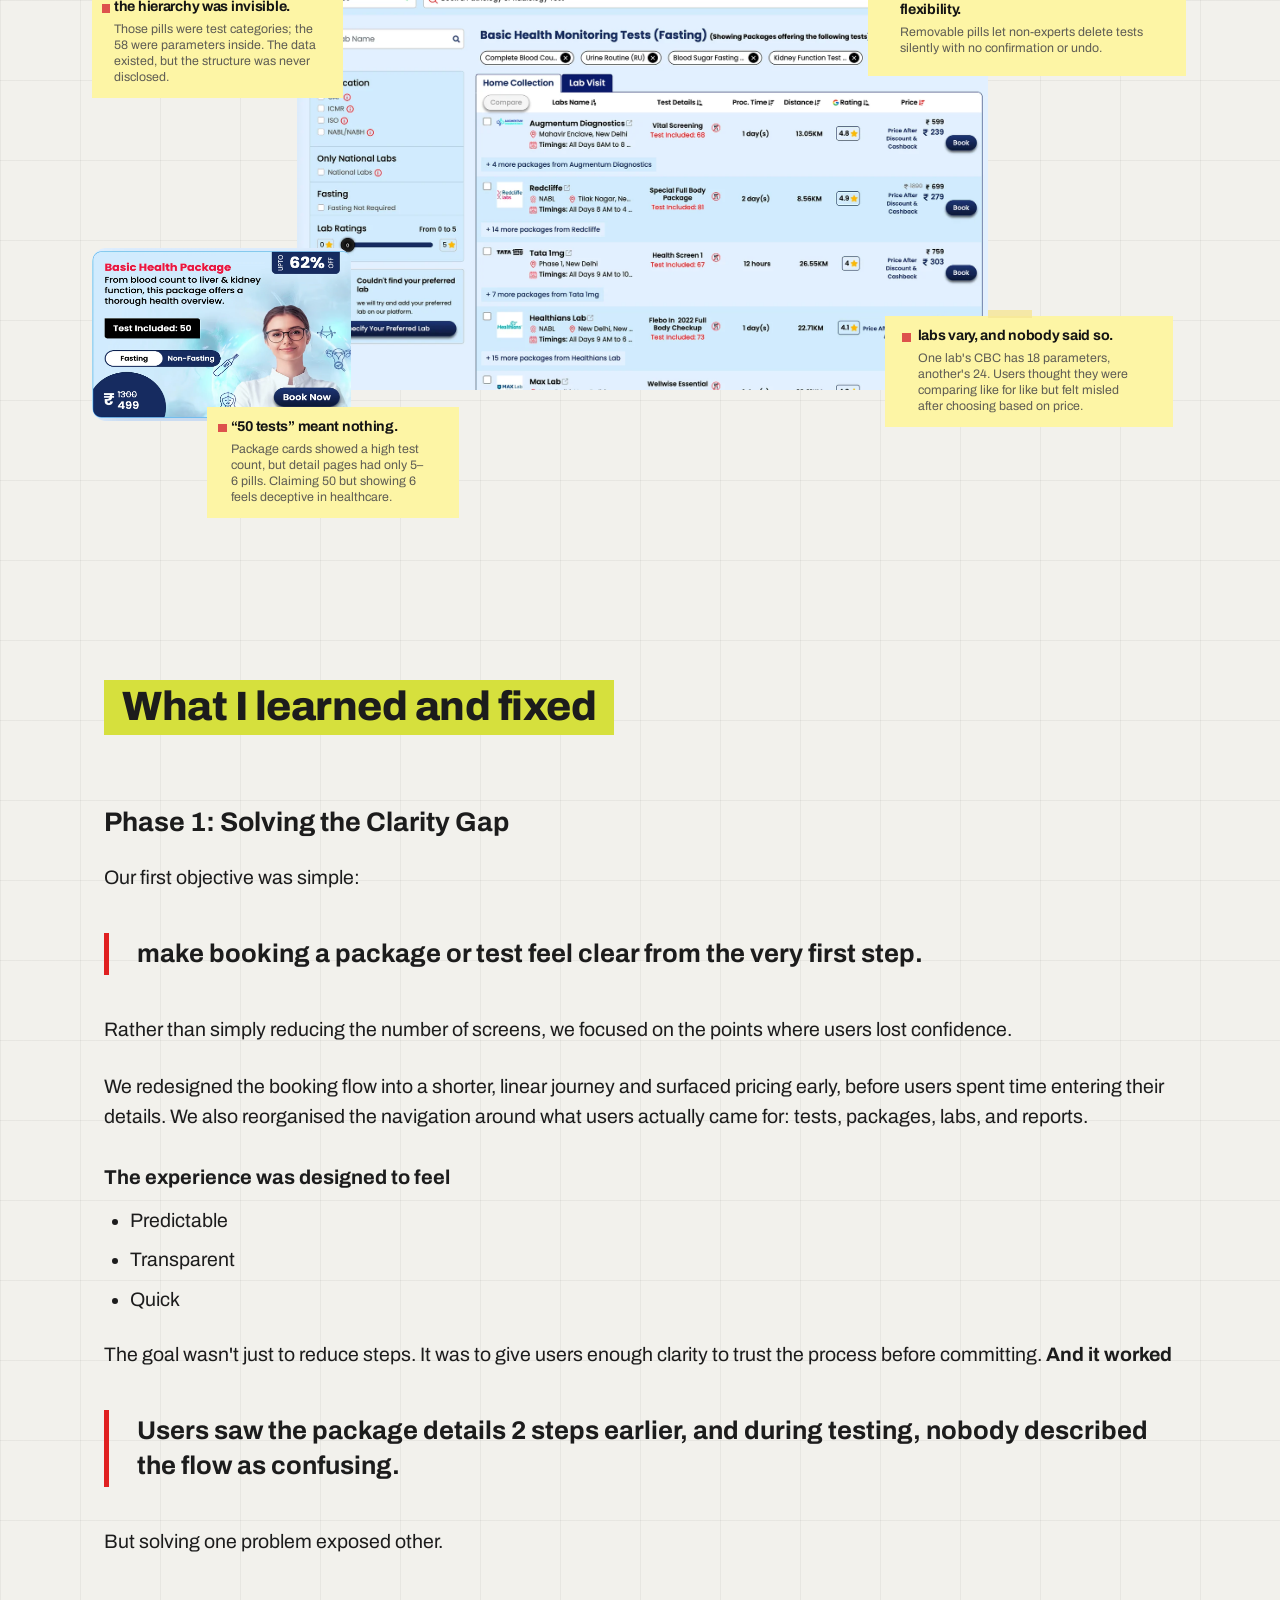
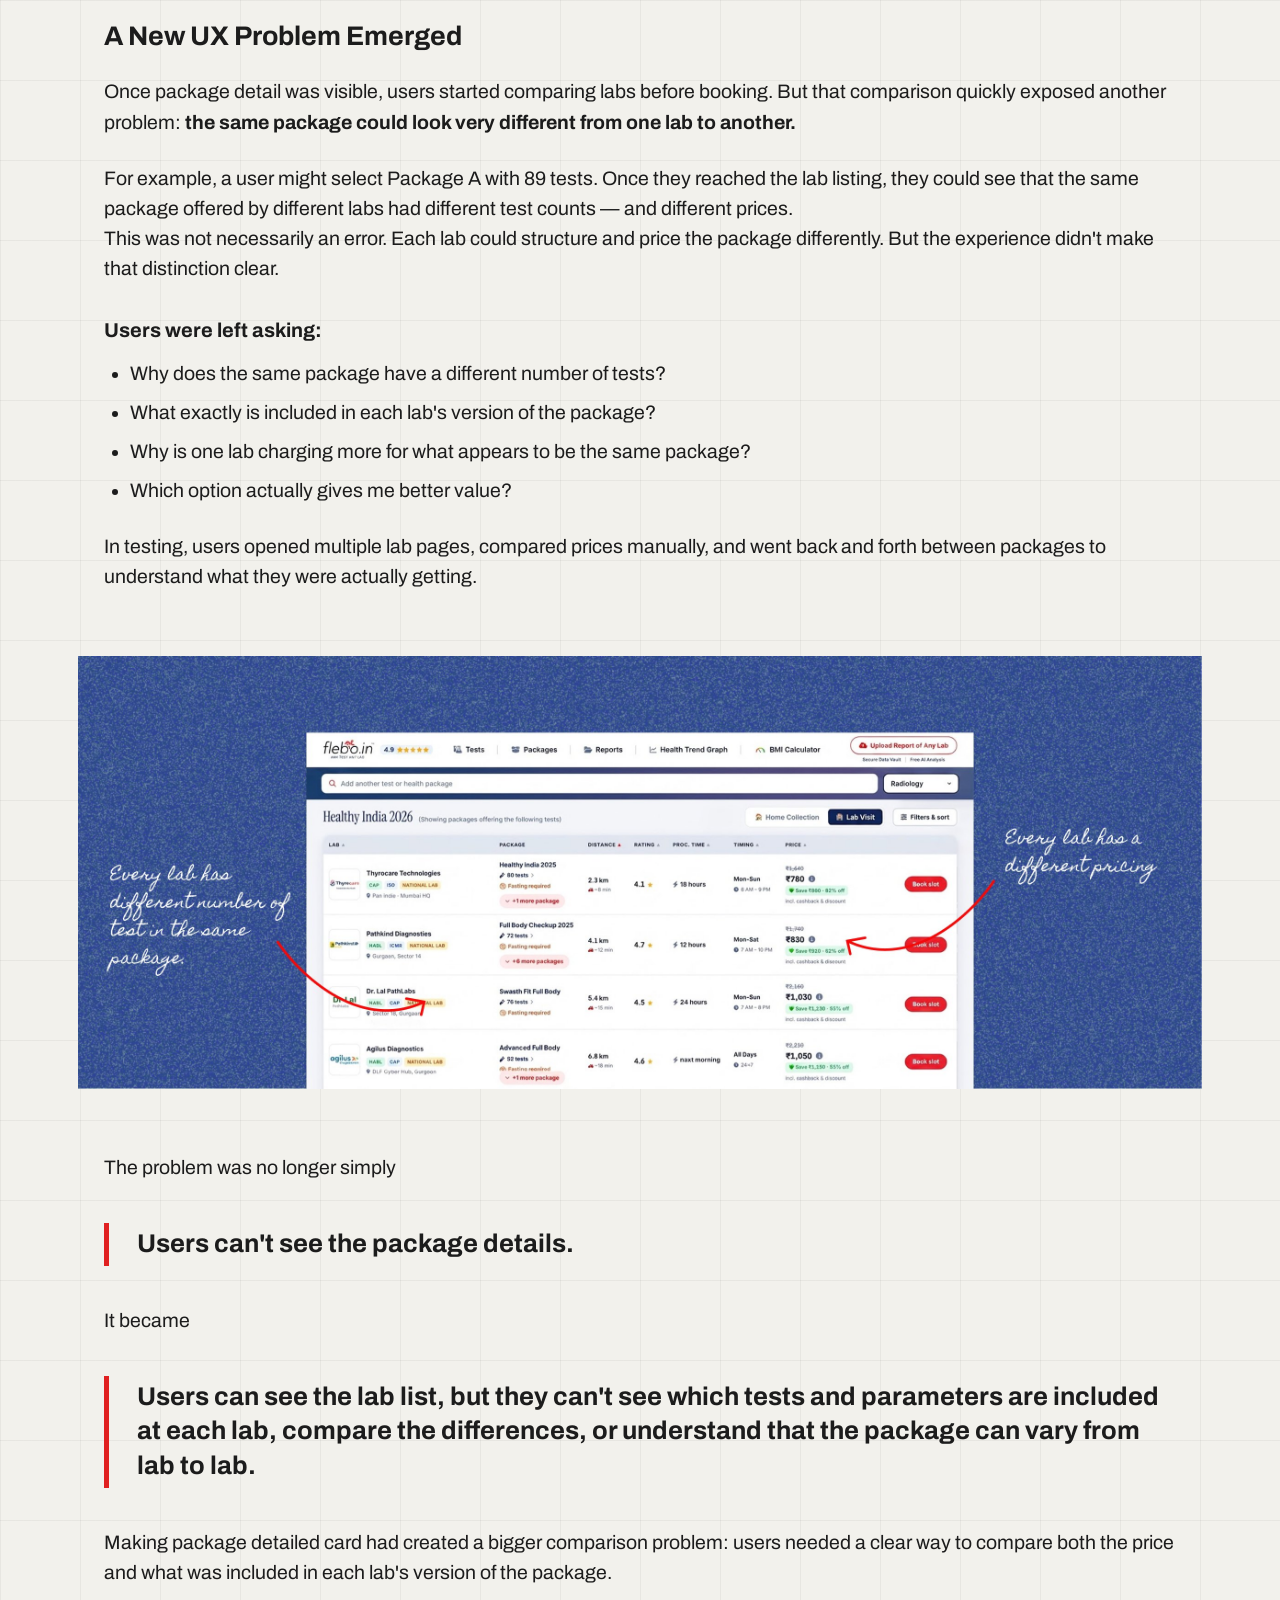
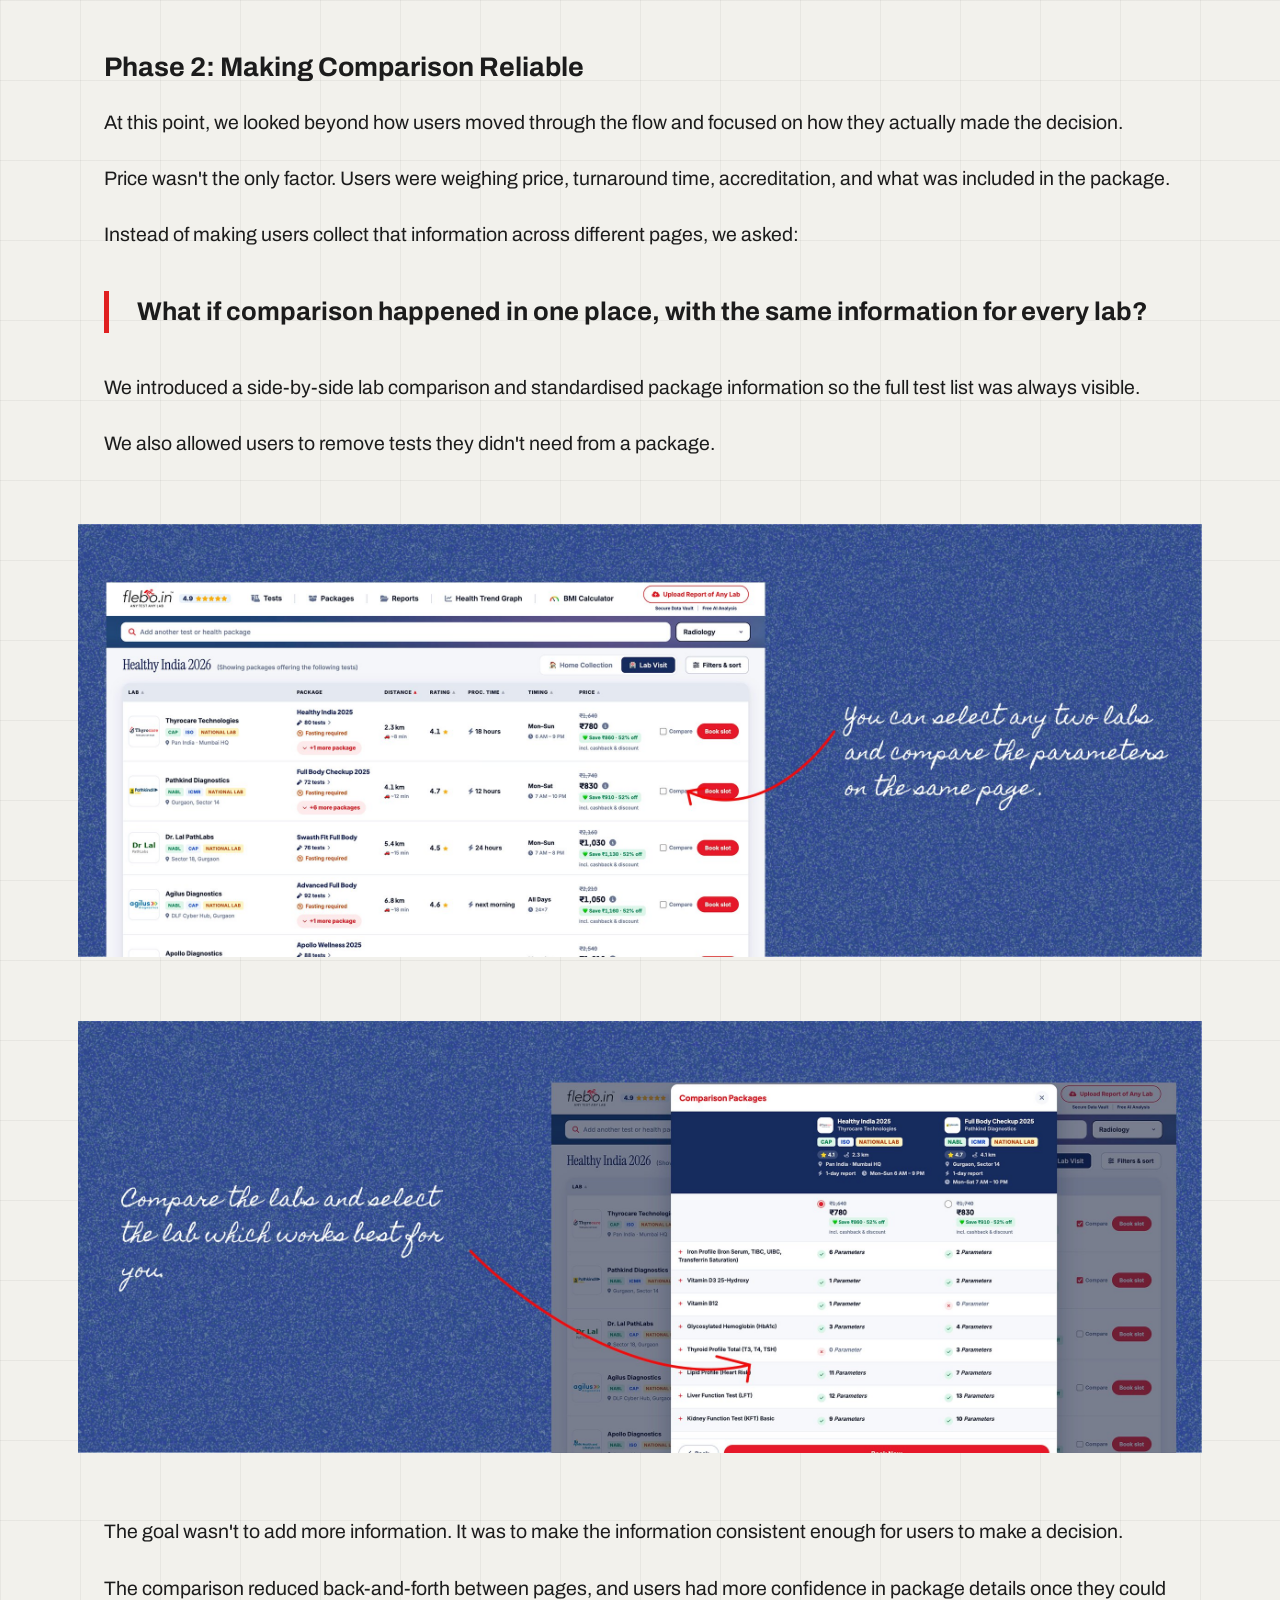
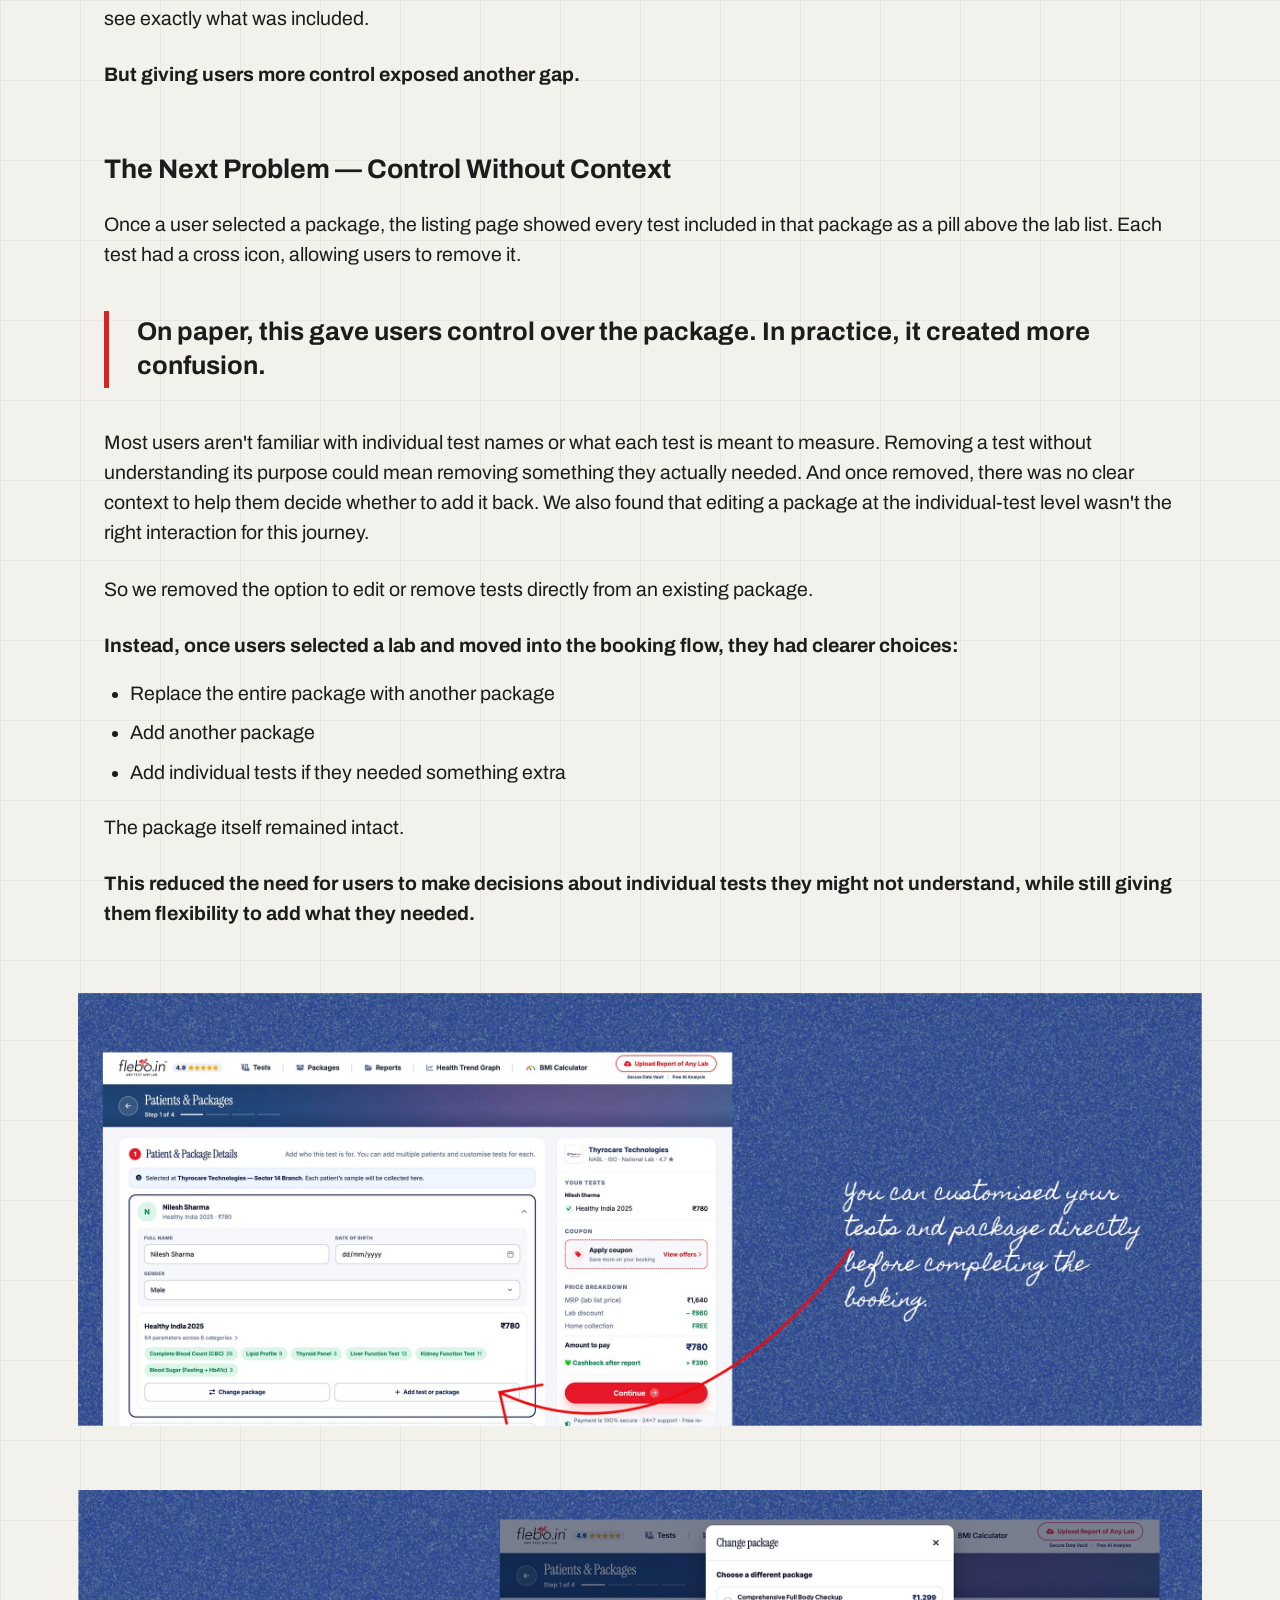
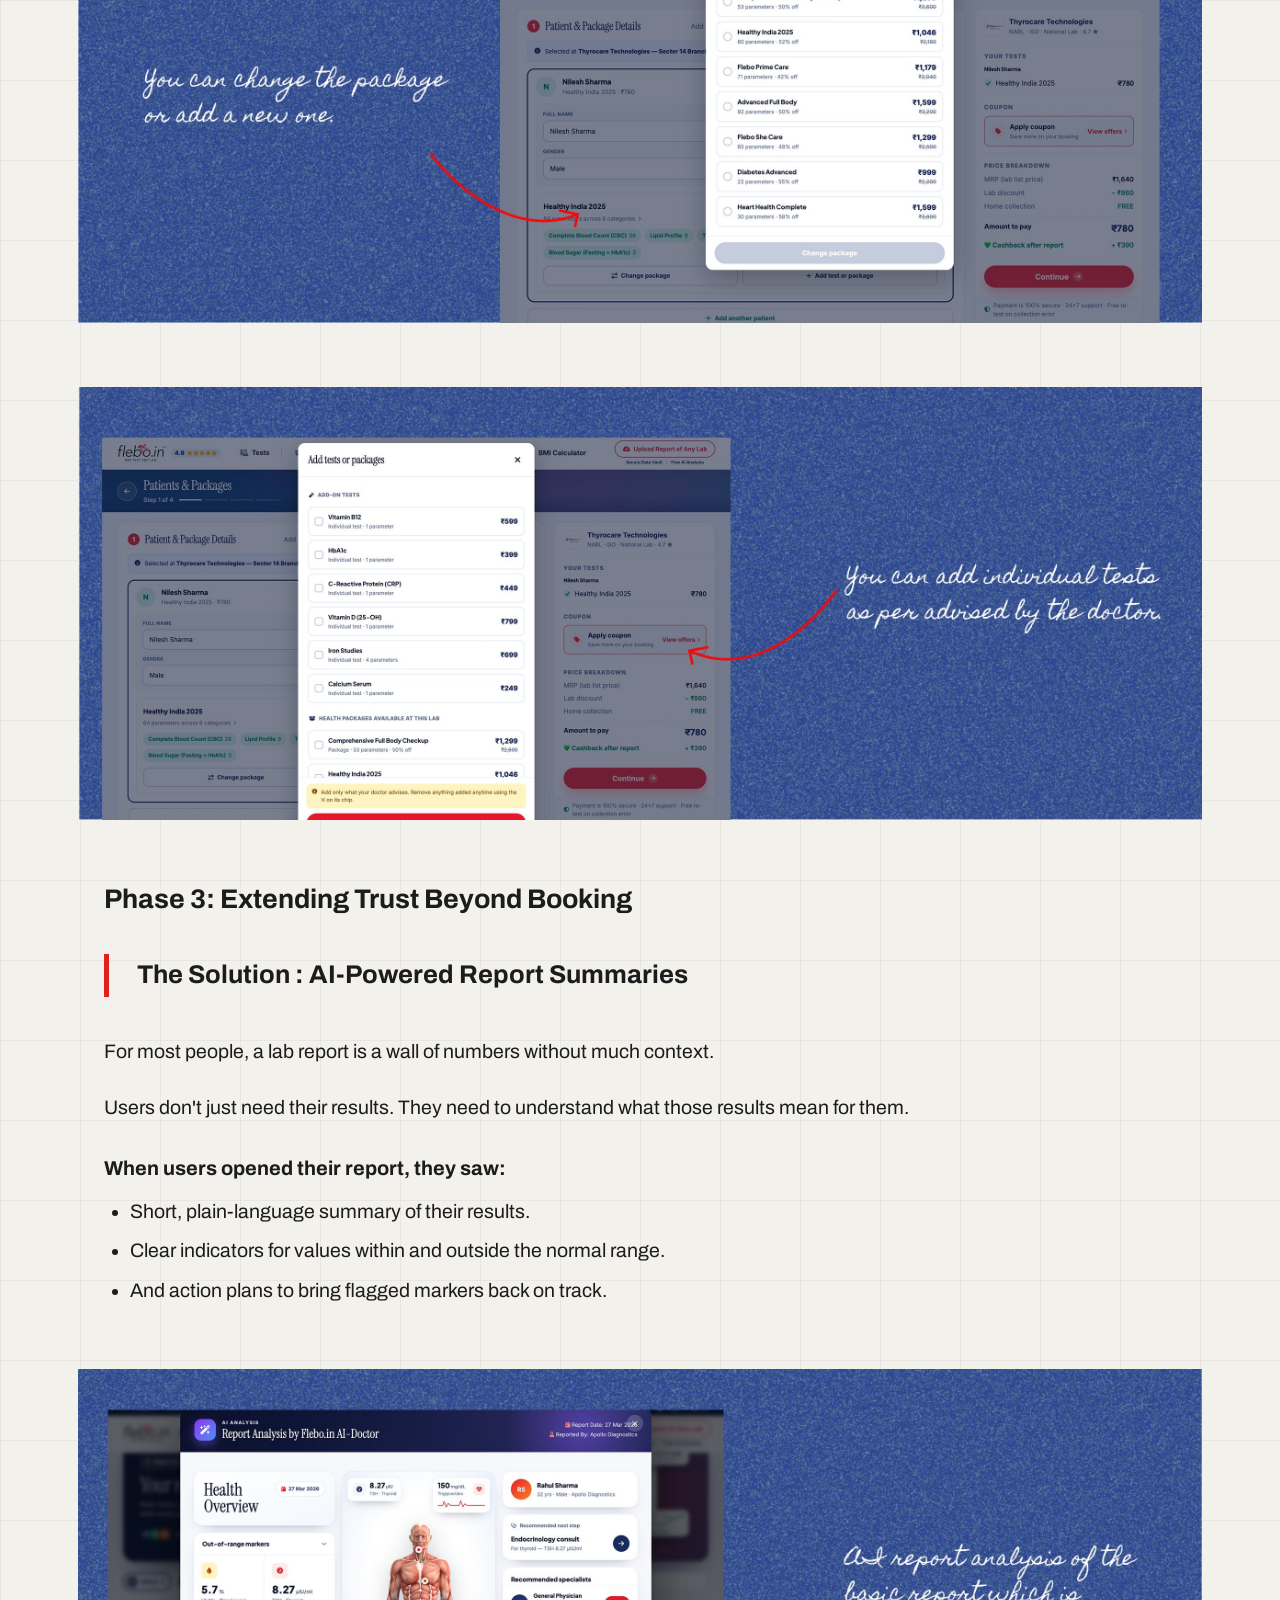
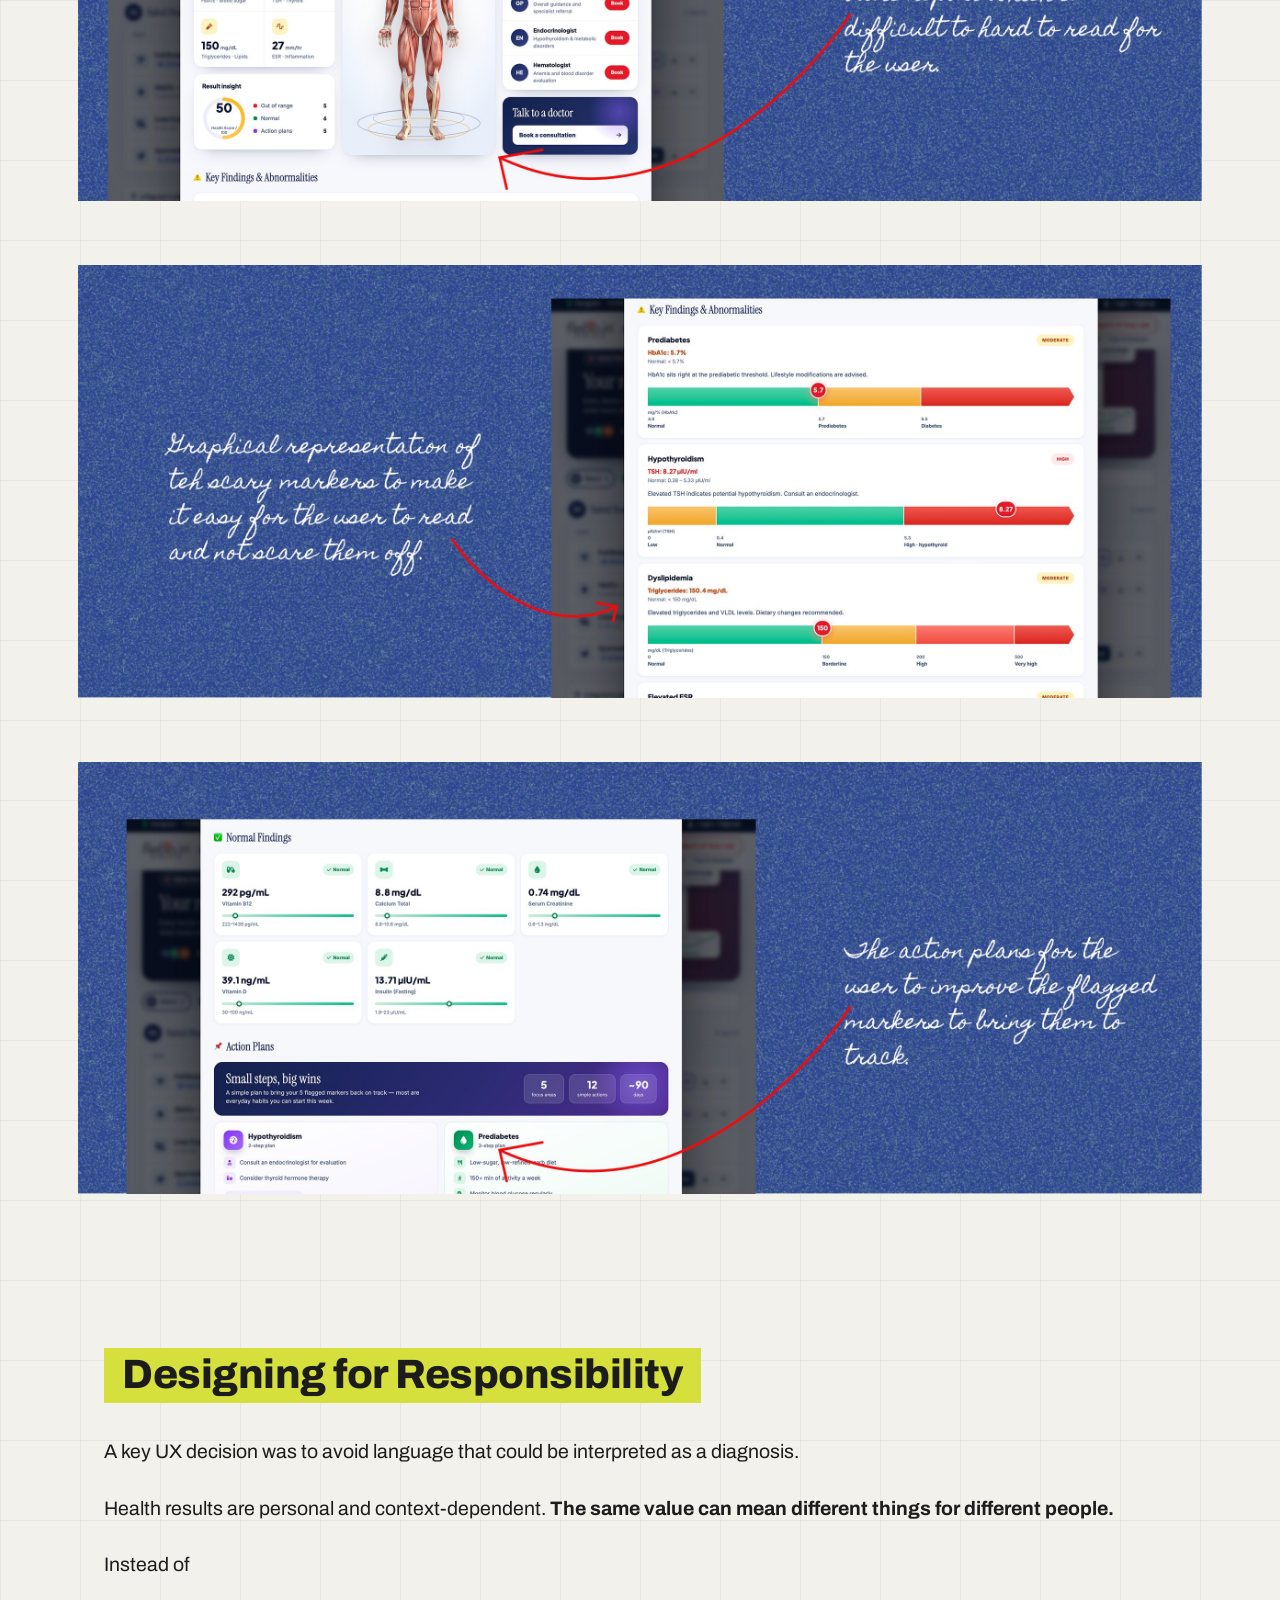
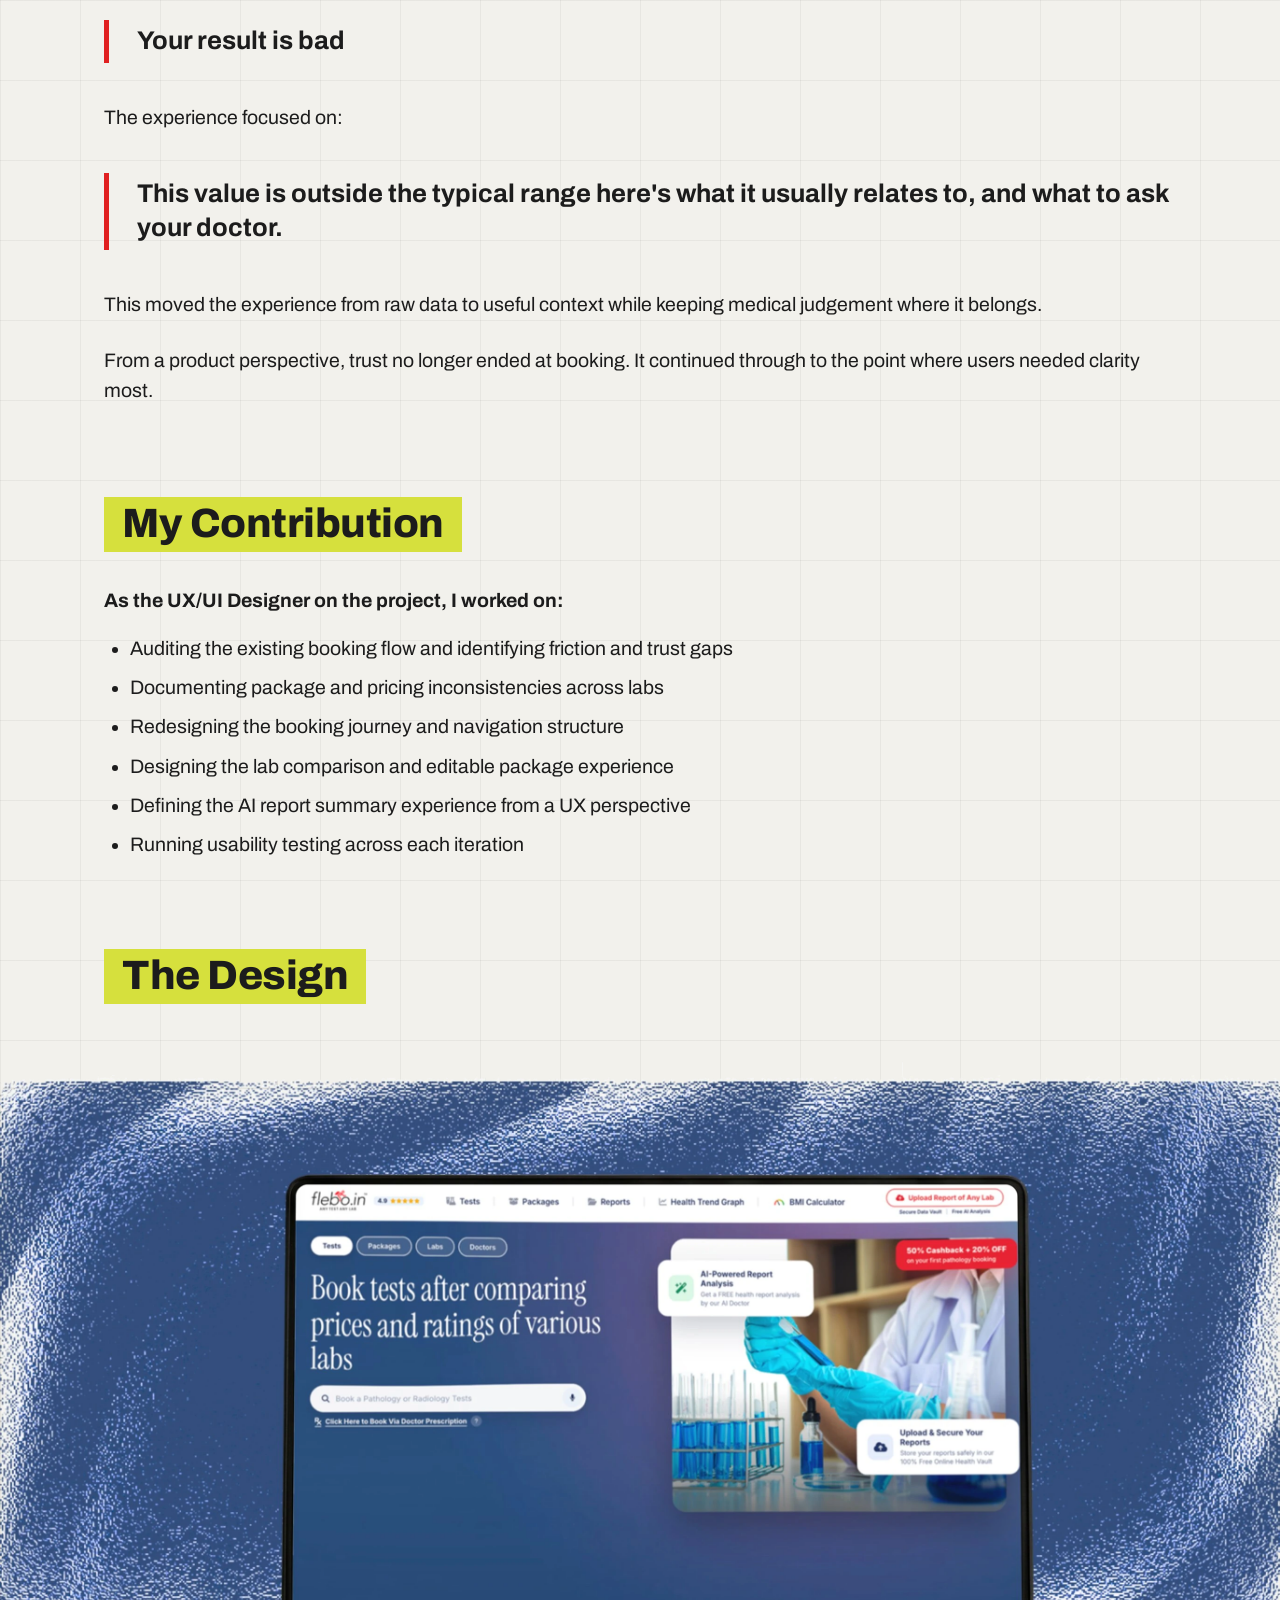
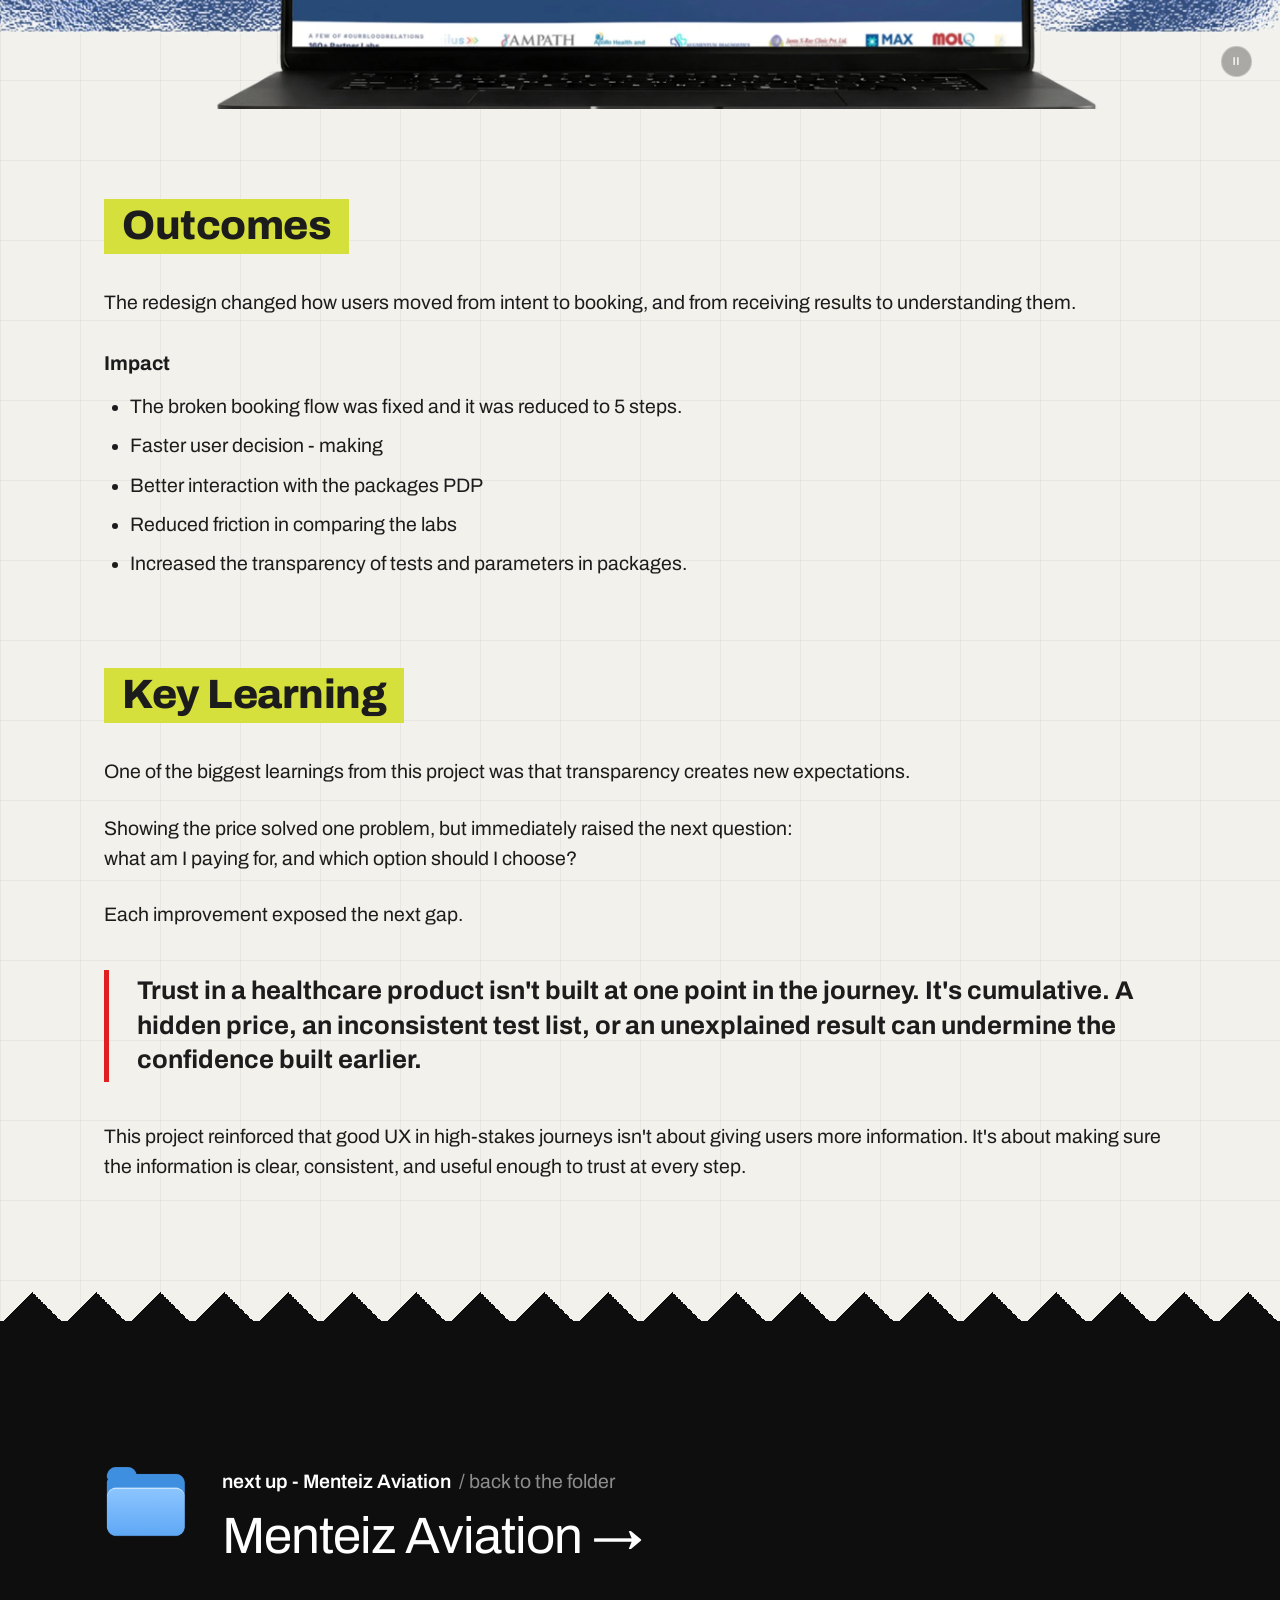
<file: flebo.html>
<!DOCTYPE html>
<html lang="en">
<head>
<meta charset="UTF-8">
<meta name="viewport" content="width=device-width, initial-scale=1">
<title>Re-design Flebo — Case Study — Manisha Koranga</title>
<link rel="icon" type="image/png" href="assets/favicon.png">
<link rel="apple-touch-icon" href="assets/apple-touch-icon.png">
<link rel="preconnect" href="https://fonts.googleapis.com">
<link rel="preconnect" href="https://fonts.gstatic.com" crossorigin>
<link href="https://fonts.googleapis.com/css2?family=Archivo:wght@400;600;700;800&display=swap" rel="stylesheet">
<link rel="stylesheet" href="case.css?v=20261005e">
<script src="analytics.js?v=20260924d" defer></script>
</head>
<body class="cs" data-page="flebo" data-case="Flebo">
<div class="cs-page">
  <div class="wrap">

    <header class="cs-header">
      <a class="back" href="./">&larr;&nbsp; back to the desk</a>
      <div class="palette">
        <div class="swatches">
          <span style="background:#e8433f"></span><span style="background:#172a4d"></span>
          <span style="background:#2aa85c"></span><span style="background:#e9c73f"></span>
        </div>
        <p>COLOUR<br>PALETTE</p>
      </div>
    </header>

    <div class="chips">
      <span class="chip active">Flebo</span>
      <span class="chip">UX</span>
      <span class="chip">Conversion Optimisation</span>
      <span class="chip">AI Summary</span>
      <span class="chip">Booking Flow</span>
    </div>

    <h1>Designing Trust Into Diagnostics From Booking To Understanding Your&nbsp;Results.</h1>
    <p class="sub">A UX/UI case study on rethinking Flebo's booking, sample collection, and report experience at home or in the lab.</p>

    <div class="stats">
      <div class="stat"><p class="v blue">58 &rarr; 63%</p><p class="c">PDP &rarr; Cart Progression</p></div>
      <div class="stat"><p class="v teal">-fatigue</p><p class="c">faster decisions</p></div>
      <div class="stat"><p class="v orange">72 &rarr; 91%</p><p class="c">Package Comprehension</p></div>
    </div>

    <div class="meta">
      <div><p class="k">role</p><p class="d">research, UX/UI, front-end build</p></div>
      <div><p class="k">timeline</p><p class="d">2 weeks, May 2026</p></div>
      <div><p class="k">tools</p><p class="d">Claude Code, HTML/CSS/JS, git</p></div>
      <div><p class="k">platform</p><p class="d">responsive web (desktop + mobile)</p></div>
    </div>
  </div>

  <!-- The booking-flow recording plays on the MacBook's screen -->
  <div class="full full-video">
    <img src="assets/flebo/hero.webp?v=2" alt="Flebo homepage on a MacBook">
    <div class="screen-video flebo-mac">
      <video src="assets/projects/flebo.mp4?v=2" poster="assets/projects/flebo-poster.jpg?v=2" muted playsinline loop preload="none" aria-label="Screen recording: comparing packages and booking a lab test on the redesigned Flebo site"></video>
    </div>
    <button class="video-toggle on-photo" type="button" aria-label="Pause video">
      <svg class="icon-pause" viewBox="0 0 16 16" aria-hidden="true"><path d="M5.5 3.5v9M10.5 3.5v9"/></svg>
      <svg class="icon-play" viewBox="0 0 16 16" aria-hidden="true"><path d="M5 3.2v9.6L12.6 8z"/></svg>
    </button>
  </div>

  <div class="wrap">
    <h2 class="hl">Brief</h2>
    <p>At Flebo, the Product Detail Page (PDP) plays a critical role in the conversion journey. Users discover packages and tests, evaluate trust signals, compare labs, and decide whether to move forward with a booking..</p>
    <p>But while tracking user behaviour across the funnel, we noticed a recurring problem:</p>
    <blockquote>Users were spending time on the PDP, especially around packages, but many were exiting before making a booking.</blockquote>
    <p>This confusion was directly <strong>impacting user trust</strong> and <strong>decision-making.</strong></p>
    <p>In healthcare, users rarely book based on a package name alone. They need to know exactly which tests they're getting and why. When the same package showed 58 tests at one lab and 98 at another, users had no reliable way to compare, and hesitation turned into drop-off. Users weigh price, turnaround time, accreditation, and reviews before choosing where to go. Consistent, verifiable test information had become the foundation of the entire booking decision.</p>
    <h4>The problem was</h4>
    <p>Users couldn't trust what they were booking, what they'd pay, or where to go and so many never finished booking at all.</p>

    <h2 class="hl">Understanding the problem</h2>
    <p>To understand what was happening I collaborated with the product owner to understand and analyse the user behaviour from past.</p>
    <h4>What we discovered</h4>
    <p>User were actively looking for packages but it was too difficult to understand what package is providing which test and even someone moves forward after selecting a package it was the lab listing page which shows multiple labs providing the selected package. But every lab is providing different number of tests and pricing is also different.</p>
    <blockquote>The audit found four trust failures, all variations of one theme &mdash; numbers without context:</blockquote>
    <!-- The four trust failures, pinned as notes over the lab listing and the package card
         (positions on a 1810x935 design canvas) -->
    <figure class="fig tf">
      <div class="tf-stage">
        <img class="tf-shot" src="assets/flebo/listing.webp" width="1600" height="961" loading="lazy" alt="Flebo lab listing for Basic Health Monitoring Tests: removable test pills above a table of labs, each offering its own version of the package with a different test count and price">
        <img class="tf-card" src="assets/flebo/package-card.webp" width="1029" height="687" loading="lazy" alt="Basic Health Package card: Test Included: 50, up to 62% off, ₹1300 now ₹499">
      </div>
      <div class="tf-note" style="--x:1.215%;--y:7.273%;--w:22.376%;--tape:41%"><h5>the hierarchy was invisible.</h5><p>Those pills were test categories; the 58 were parameters inside. The data existed, but the structure was never disclosed.</p></div>
      <div class="tf-note" style="--x:70.276%;--y:2.46%;--w:28.287%;--tape:36%;--pt:2.1cqw;--pb:1.66cqw;--pl:2.82cqw;--pr:1.66cqw;--bx:-1.38cqw"><h5>the edit feature created fear, not flexibility.</h5><p>Removable pills let non-experts delete tests silently with no confirmation or undo.</p></div>
      <div class="tf-note" style="--x:11.436%;--y:79.572%;--w:22.431%;--pl:2.15cqw;--pr:2.76cqw"><h5>&ldquo;50 tests&rdquo; meant nothing.</h5><p>Package cards showed a high test count, but detail pages had only 5&ndash;6 pills. Claiming 50 but showing 6 feels deceptive in healthcare.</p></div>
      <div class="tf-note" style="--x:71.768%;--y:63.957%;--w:25.635%;--tape:36%;--pl:2.93cqw;--pr:3.87cqw;--bx:-1.38cqw"><h5>labs vary, and nobody said so.</h5><p>One lab's CBC has 18 parameters, another's 24. Users thought they were comparing like for like but felt misled after choosing based on price.</p></div>
      <span class="tf-corner" aria-hidden="true"></span>
    </figure>

    <h2 class="hl">What I learned and fixed</h2>
    <h3>Phase 1: Solving the Clarity Gap</h3>
    <p>Our first objective was simple:</p>
    <blockquote>make booking a package or test feel clear from the very first step.</blockquote>
    <p>Rather than simply reducing the number of screens, we focused on the points where users lost confidence.</p>
    <p>We redesigned the booking flow into a shorter, linear journey and surfaced pricing early, before users spent time entering their details. We also reorganised the navigation around what users actually came for: tests, packages, labs, and reports.</p>
    <h4>The experience was designed to feel</h4>
    <ul><li>Predictable</li><li>Transparent</li><li>Quick</li></ul>
    <p>The goal wasn't just to reduce steps. It was to give users enough clarity to trust the process before committing. <strong>And it worked</strong></p>
    <blockquote>Users saw the package details 2 steps earlier, and during testing, nobody described the flow as confusing.</blockquote>
    <p>But solving one problem exposed other.</p>

    <h3>A New UX Problem Emerged</h3>
    <p>Once package detail was visible, users started comparing labs before booking. But that comparison quickly exposed another problem: <strong>the same package could look very different from one lab to another.</strong></p>
    <p>For example, a user might select Package A with 89 tests. Once they reached the lab listing, they could see that the same package offered by different labs had different test counts &mdash; and different prices.<br>
    This was not necessarily an error. Each lab could structure and price the package differently. But the experience didn't make that distinction clear.</p>
    <h4>Users were left asking:</h4>
    <ul>
      <li>Why does the same package have a different number of tests?</li>
      <li>What exactly is included in each lab's version of the package?</li>
      <li>Why is one lab charging more for what appears to be the same package?</li>
      <li>Which option actually gives me better value?</li>
    </ul>
    <p>In testing, users opened multiple lab pages, compared prices manually, and went back and forth between packages to understand what they were actually getting.</p>
    <img class="fig" src="assets/flebo/lablist.jpg" alt="Lab listing showing different test counts and prices per lab">
    <p>The problem was no longer simply</p>
    <blockquote>Users can't see the package details.</blockquote>
    <p>It became</p>
    <blockquote>Users can see the lab list, but they can't see which tests and parameters are included at each lab, compare the differences, or understand that the package can vary from lab to lab.</blockquote>
    <p>Making package detailed card had created a bigger comparison problem: users needed a clear way to compare both the price and what was included in each lab's version of the package.</p>

    <h3>Phase 2: Making Comparison Reliable</h3>
    <p>At this point, we looked beyond how users moved through the flow and focused on how they actually made the decision.</p>
    <p>Price wasn't the only factor. Users were weighing price, turnaround time, accreditation, and what was included in the package.</p>
    <p>Instead of making users collect that information across different pages, we asked:</p>
    <blockquote>What if comparison happened in one place, with the same information for every lab?</blockquote>
    <p>We introduced a side-by-side lab comparison and standardised package information so the full test list was always visible.</p>
    <p>We also allowed users to remove tests they didn't need from a package.</p>
    <img class="fig" src="assets/flebo/compare1.jpg" alt="Lab listing with compare checkboxes">
    <img class="fig" src="assets/flebo/compare2.jpg" alt="Side-by-side package comparison modal">
    <p>The goal wasn't to add more information. It was to make the information consistent enough for users to make a decision.</p>
    <p>The comparison reduced back-and-forth between pages, and users had more confidence in package details once they could see exactly what was included.</p>
    <p><strong>But giving users more control exposed another gap.</strong></p>

    <h3>The Next Problem &mdash; Control Without Context</h3>
    <p>Once a user selected a package, the listing page showed every test included in that package as a pill above the lab list. Each test had a cross icon, allowing users to remove it.</p>
    <blockquote>On paper, this gave users control over the package. In practice, it created more confusion.</blockquote>
    <p>Most users aren't familiar with individual test names or what each test is meant to measure. Removing a test without understanding its purpose could mean removing something they actually needed. And once removed, there was no clear context to help them decide whether to add it back. We also found that editing a package at the individual-test level wasn't the right interaction for this journey.</p>
    <p>So we removed the option to edit or remove tests directly from an existing package.</p>
    <p><strong>Instead, once users selected a lab and moved into the booking flow, they had clearer choices:</strong></p>
    <ul>
      <li>Replace the entire package with another package</li>
      <li>Add another package</li>
      <li>Add individual tests if they needed something extra</li>
    </ul>
    <p>The package itself remained intact.</p>
    <p><strong>This reduced the need for users to make decisions about individual tests they might not understand, while still giving them flexibility to add what they needed.</strong></p>
    <img class="fig" src="assets/flebo/booking.jpg" alt="Booking flow: patient and package details with an intact package">
    <img class="fig" src="assets/flebo/changepkg.jpg" alt="Change package modal">
    <img class="fig" src="assets/flebo/addtests.jpg" alt="Add tests or packages modal">

    <h3>Phase 3: Extending Trust Beyond Booking</h3>
    <blockquote>The Solution : AI-Powered Report Summaries</blockquote>
    <p>For most people, a lab report is a wall of numbers without much context.</p>
    <p>Users don't just need their results. They need to understand what those results mean for them.</p>
    <h4>When users opened their report, they saw:</h4>
    <ul>
      <li>Short, plain-language summary of their results.</li>
      <li>Clear indicators for values within and outside the normal range.</li>
      <li>And action plans to bring flagged markers back on track.</li>
    </ul>
    <img class="fig" src="assets/flebo/aireport.jpg" alt="AI report analysis health overview">
    <img class="fig" src="assets/flebo/keyfind.jpg" alt="Key findings with graphical markers">
    <img class="fig" src="assets/flebo/actionplans.jpg" alt="Normal findings and action plans">

    <h2 class="hl">Designing for Responsibility</h2>
    <p>A key UX decision was to avoid language that could be interpreted as a diagnosis.</p>
    <p>Health results are personal and context-dependent. <strong>The same value can mean different things for different people.</strong></p>
    <p>Instead of</p>
    <blockquote>Your result is bad</blockquote>
    <p>The experience focused on:</p>
    <blockquote>This value is outside the typical range here's what it usually relates to, and what to ask your doctor.</blockquote>
    <p>This moved the experience from raw data to useful context while keeping medical judgement where it belongs.</p>
    <p>From a product perspective, trust no longer ended at booking. It continued through to the point where users needed clarity most.</p>

    <h2 class="hl">My Contribution</h2>
    <p><strong>As the UX/UI Designer on the project, I worked on:</strong></p>
    <ul>
      <li>Auditing the existing booking flow and identifying friction and trust gaps</li>
      <li>Documenting package and pricing inconsistencies across labs</li>
      <li>Redesigning the booking journey and navigation structure</li>
      <li>Designing the lab comparison and editable package experience</li>
      <li>Defining the AI report summary experience from a UX perspective</li>
      <li>Running usability testing across each iteration</li>
    </ul>

    <h2 class="hl">The Design</h2>
  </div>

  <!-- The redesign walkthrough recording plays on the MacBook's screen -->
  <div class="full full-video">
    <img src="assets/flebo/thedesign.webp?v=2" alt="Flebo redesign on a MacBook over a textured blue backdrop">
    <div class="screen-video flebo-mac in-design">
      <video src="assets/projects/flebo-design.mp4?v=1" muted playsinline loop preload="none" aria-label="Screen recording: walking through the redesigned Flebo site"></video>
    </div>
    <button class="video-toggle on-photo" type="button" aria-label="Pause video">
      <svg class="icon-pause" viewBox="0 0 16 16" aria-hidden="true"><path d="M5.5 3.5v9M10.5 3.5v9"/></svg>
      <svg class="icon-play" viewBox="0 0 16 16" aria-hidden="true"><path d="M5 3.2v9.6L12.6 8z"/></svg>
    </button>
  </div>

  <div class="wrap">
    <h2 class="hl">Outcomes</h2>
    <p>The redesign changed how users moved from intent to booking, and from receiving results to understanding them.</p>
    <h4>Impact</h4>
    <ul>
      <li>The broken booking flow was fixed and it was reduced to 5 steps.</li>
      <li>Faster user decision - making</li>
      <li>Better interaction with the packages PDP</li>
      <li>Reduced friction in comparing the labs</li>
      <li>Increased the transparency of tests and parameters in packages.</li>
    </ul>

    <h2 class="hl">Key Learning</h2>
    <p>One of the biggest learnings from this project was that transparency creates new expectations.</p>
    <p>Showing the price solved one problem, but immediately raised the next question:<br>what am I paying for, and which option should I choose?</p>
    <p>Each improvement exposed the next gap.</p>
    <blockquote>Trust in a healthcare product isn't built at one point in the journey. It's cumulative. A hidden price, an inconsistent test list, or an unexplained result can undermine the confidence built earlier.</blockquote>
    <p>This project reinforced that good UX in high-stakes journeys isn't about giving users more information. It's about making sure the information is clear, consistent, and useful enough to trust at every step.</p>
  </div>

  <div class="zig"></div>
  <footer class="cs-footer">
    <div class="wrap">
      <div class="next">
        <a class="folder-link" href="./#work" aria-label="Back to the projects folder"><img class="folder" src="assets/flebo/folder.png?v=2" alt="" width="135" height="120"></a>
        <div>
          <p class="next-label">next up - Menteiz Aviation &nbsp;<a class="folder-link" href="./#work">/ back to the folder</a></p>
          <a class="next-link" href="menteiz.html">Menteiz Aviation &rarr;</a>
        </div>
      </div>
      <div class="foot-row">
        <p>&copy; 2026 manisha koranga</p>
        <a href="./">back to desk &uarr;</a>
      </div>
    </div>
  </footer>
</div>

<script>
  // gentle fade-up reveals
  if (!matchMedia('(prefers-reduced-motion: reduce)').matches) {
    const io = new IntersectionObserver((es) => {
      for (const e of es) if (e.isIntersecting) { e.target.classList.add('in'); io.unobserve(e.target); }
    }, { rootMargin: '0px 0px -6% 0px', threshold: 0.05 });
    document.querySelectorAll('.hl, h3, blockquote, .fig, .full, .stats, .meta').forEach((el, i) => {
      el.classList.add('rv');
      io.observe(el);
    });
  }
</script>
<script src="case-video.js?v=20261005b"></script>
</body>
</html>
</file>
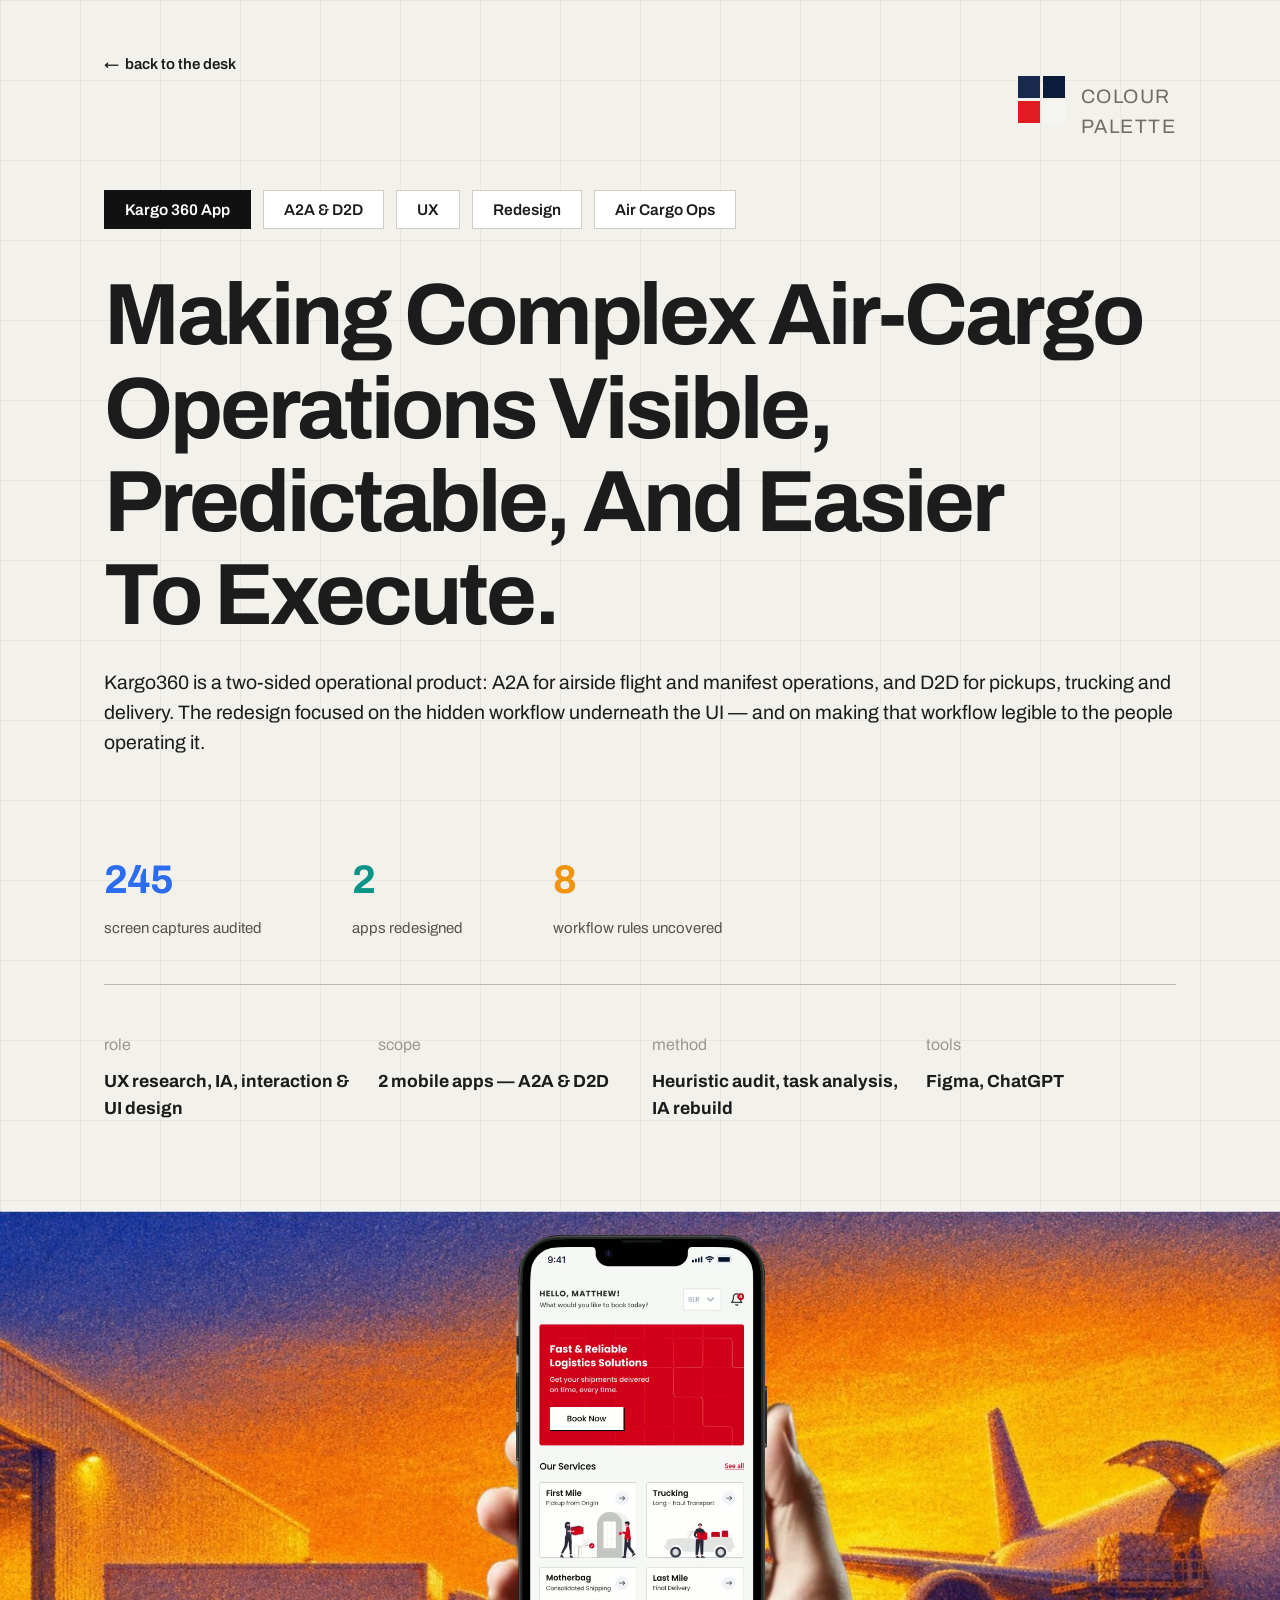
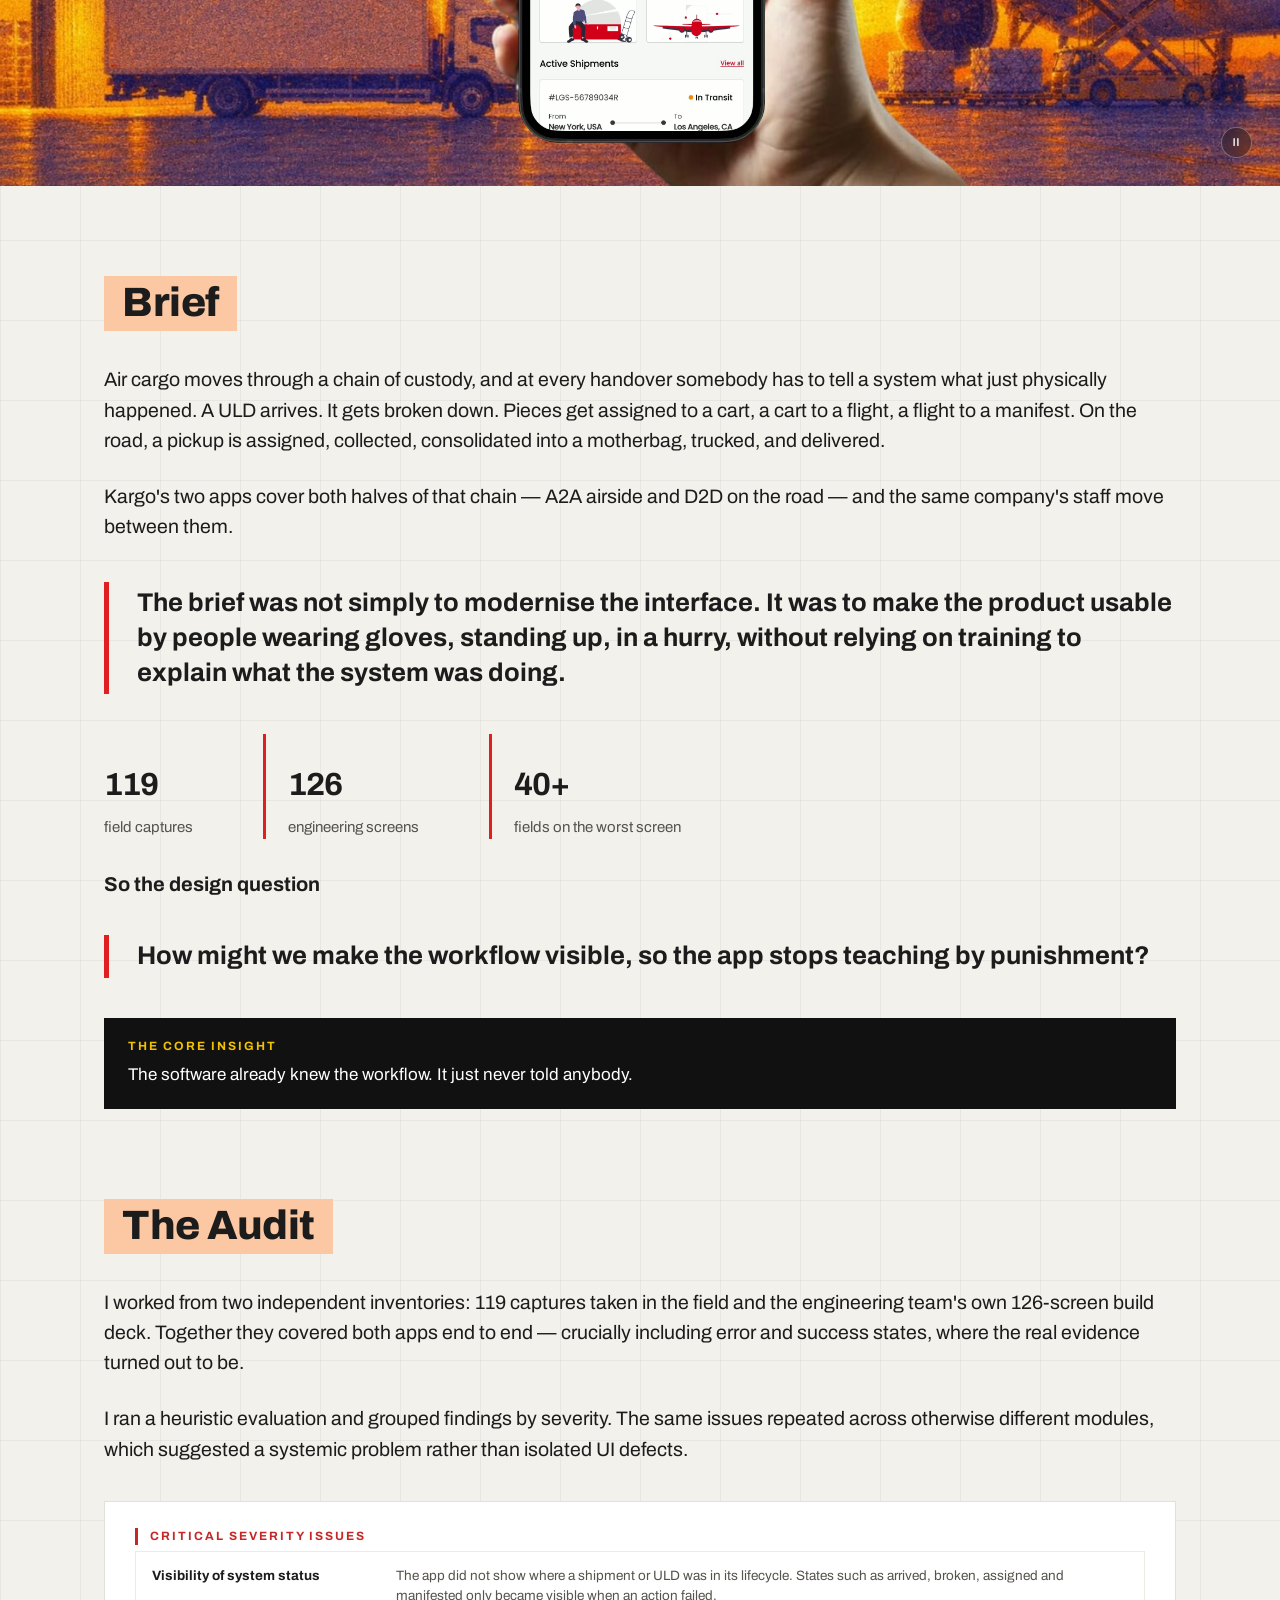
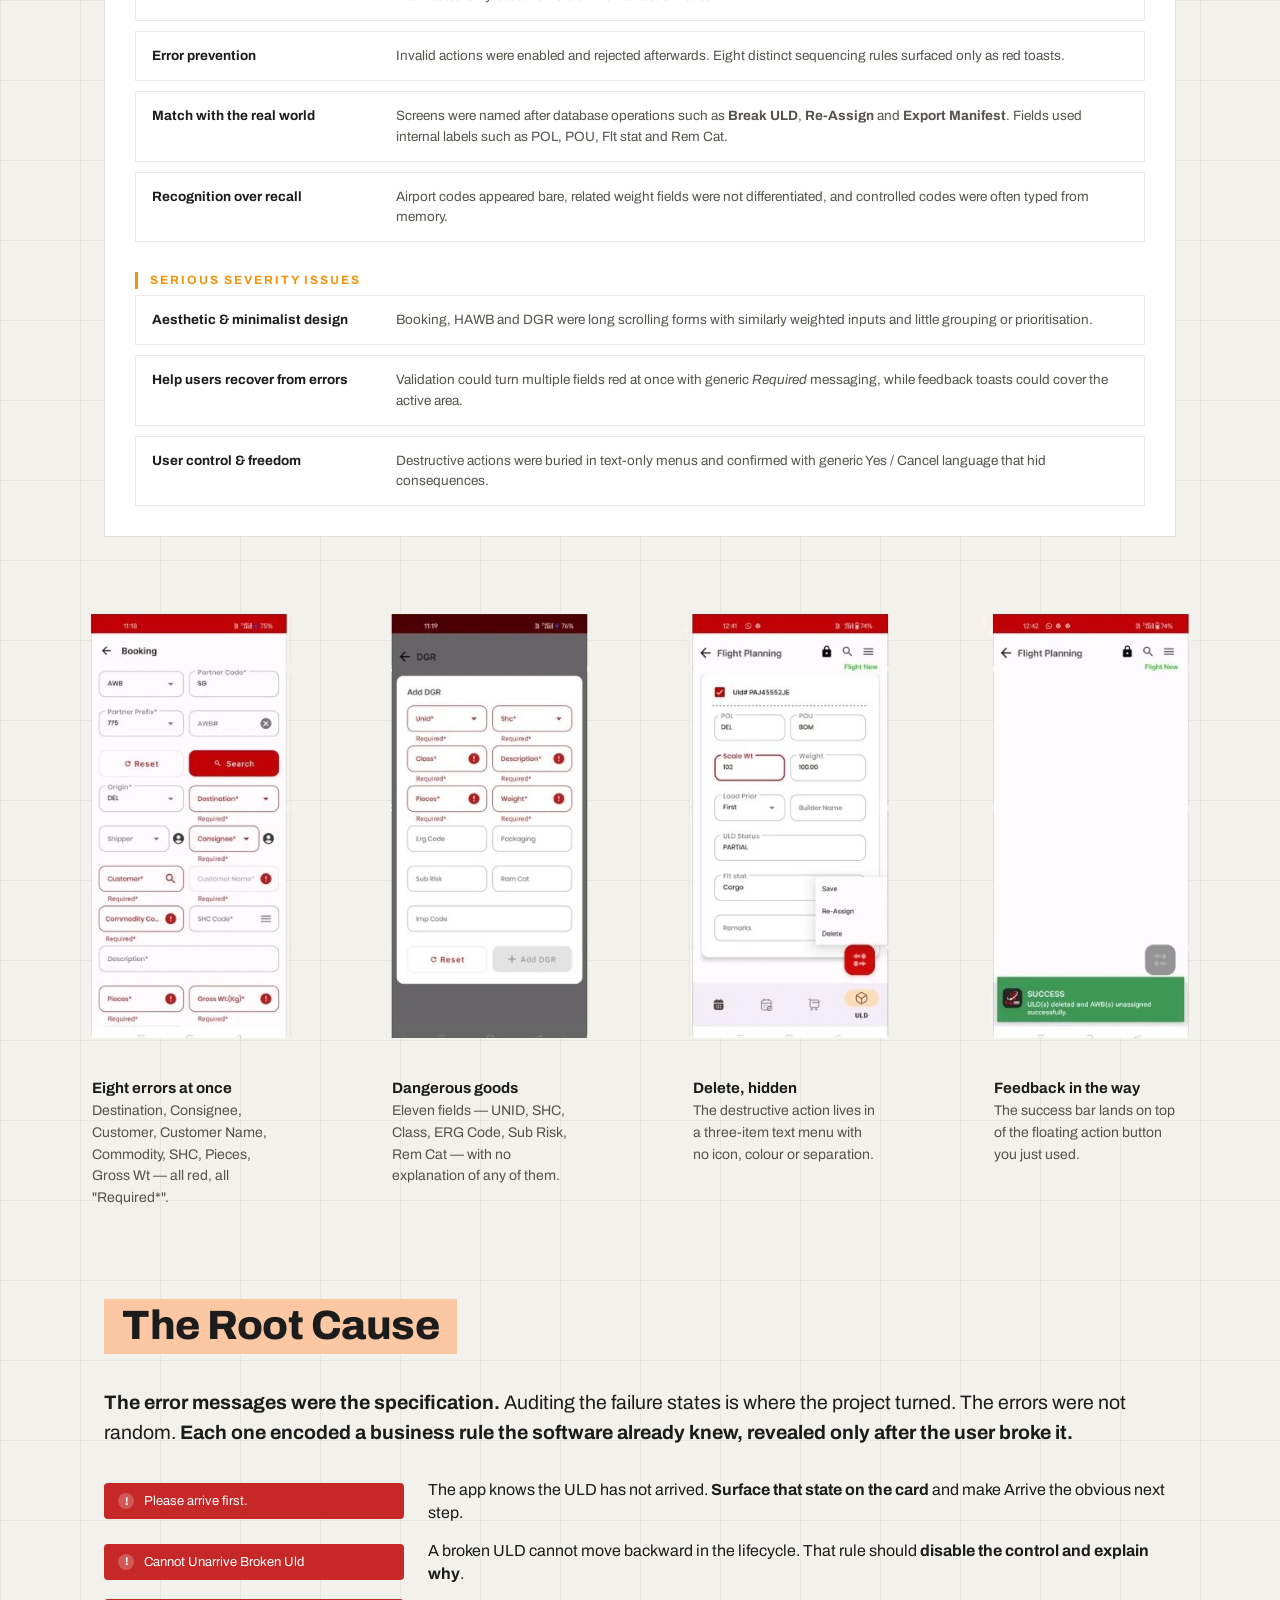
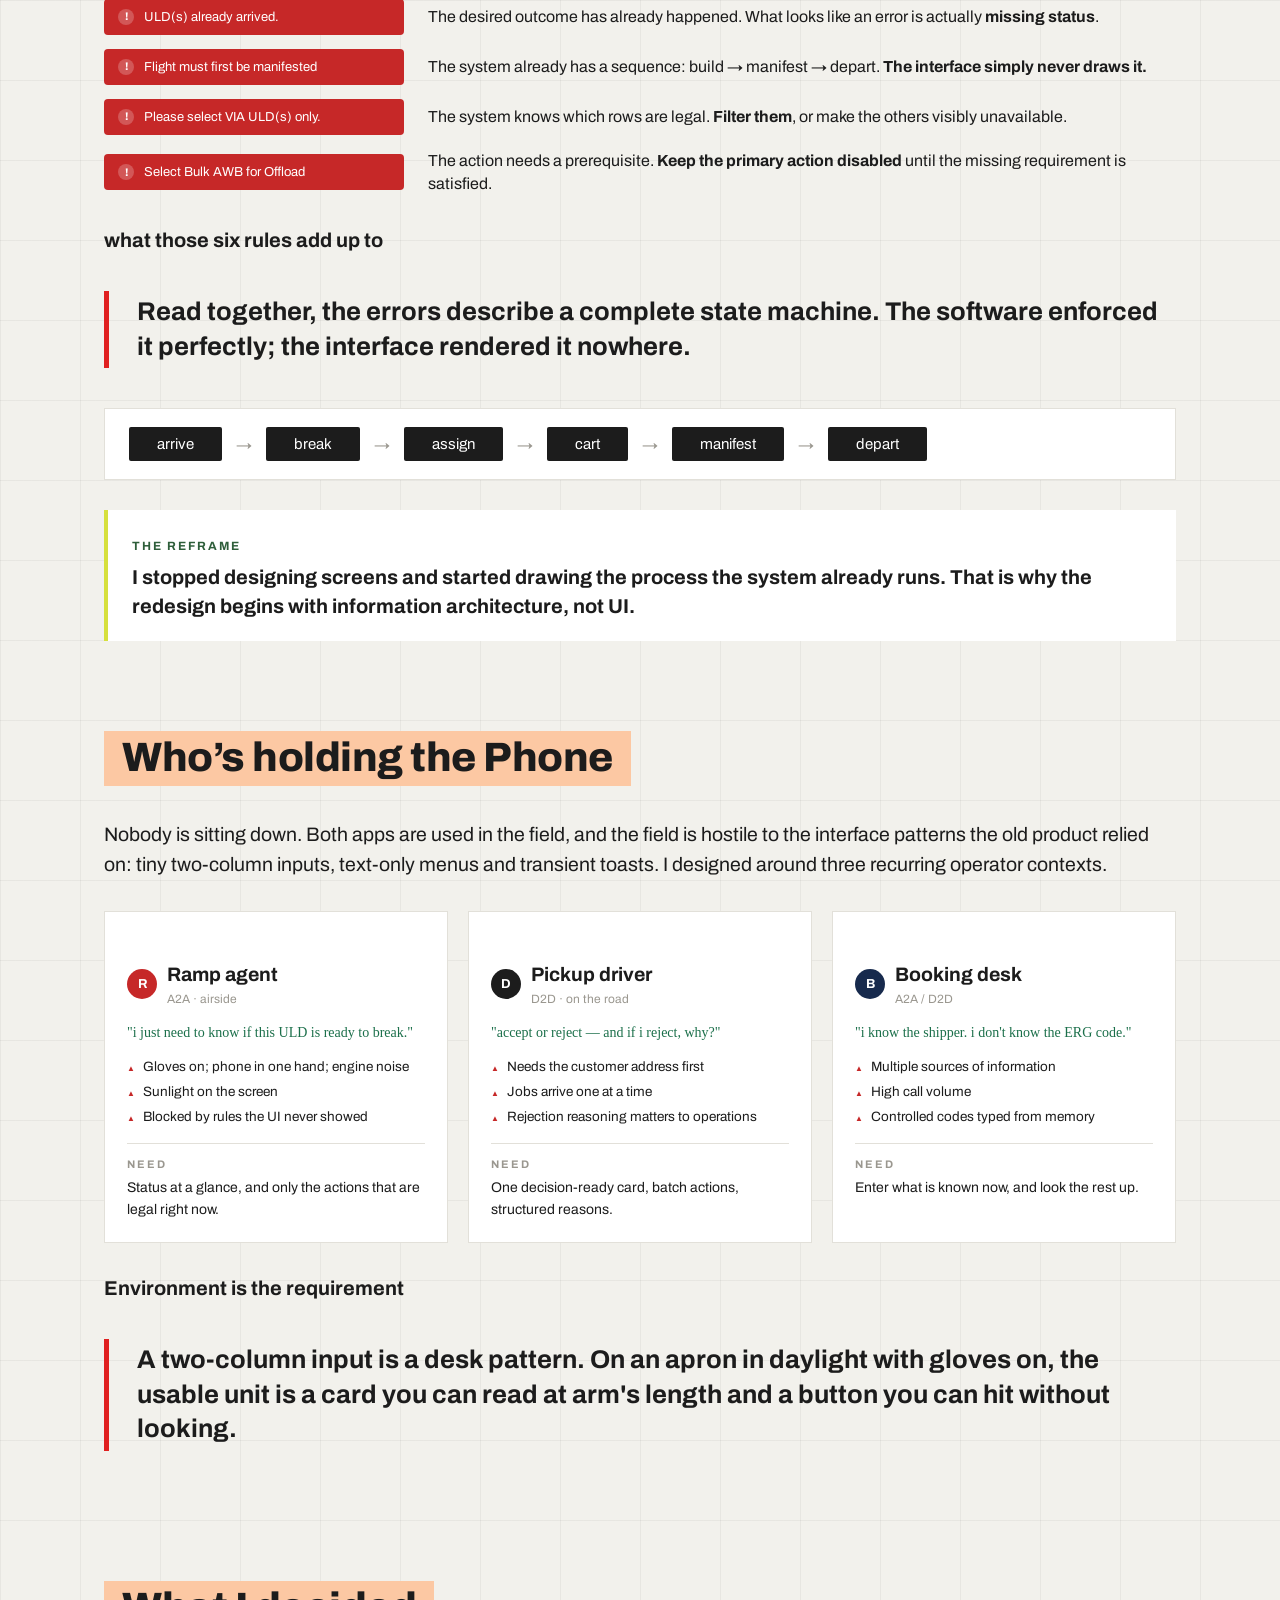
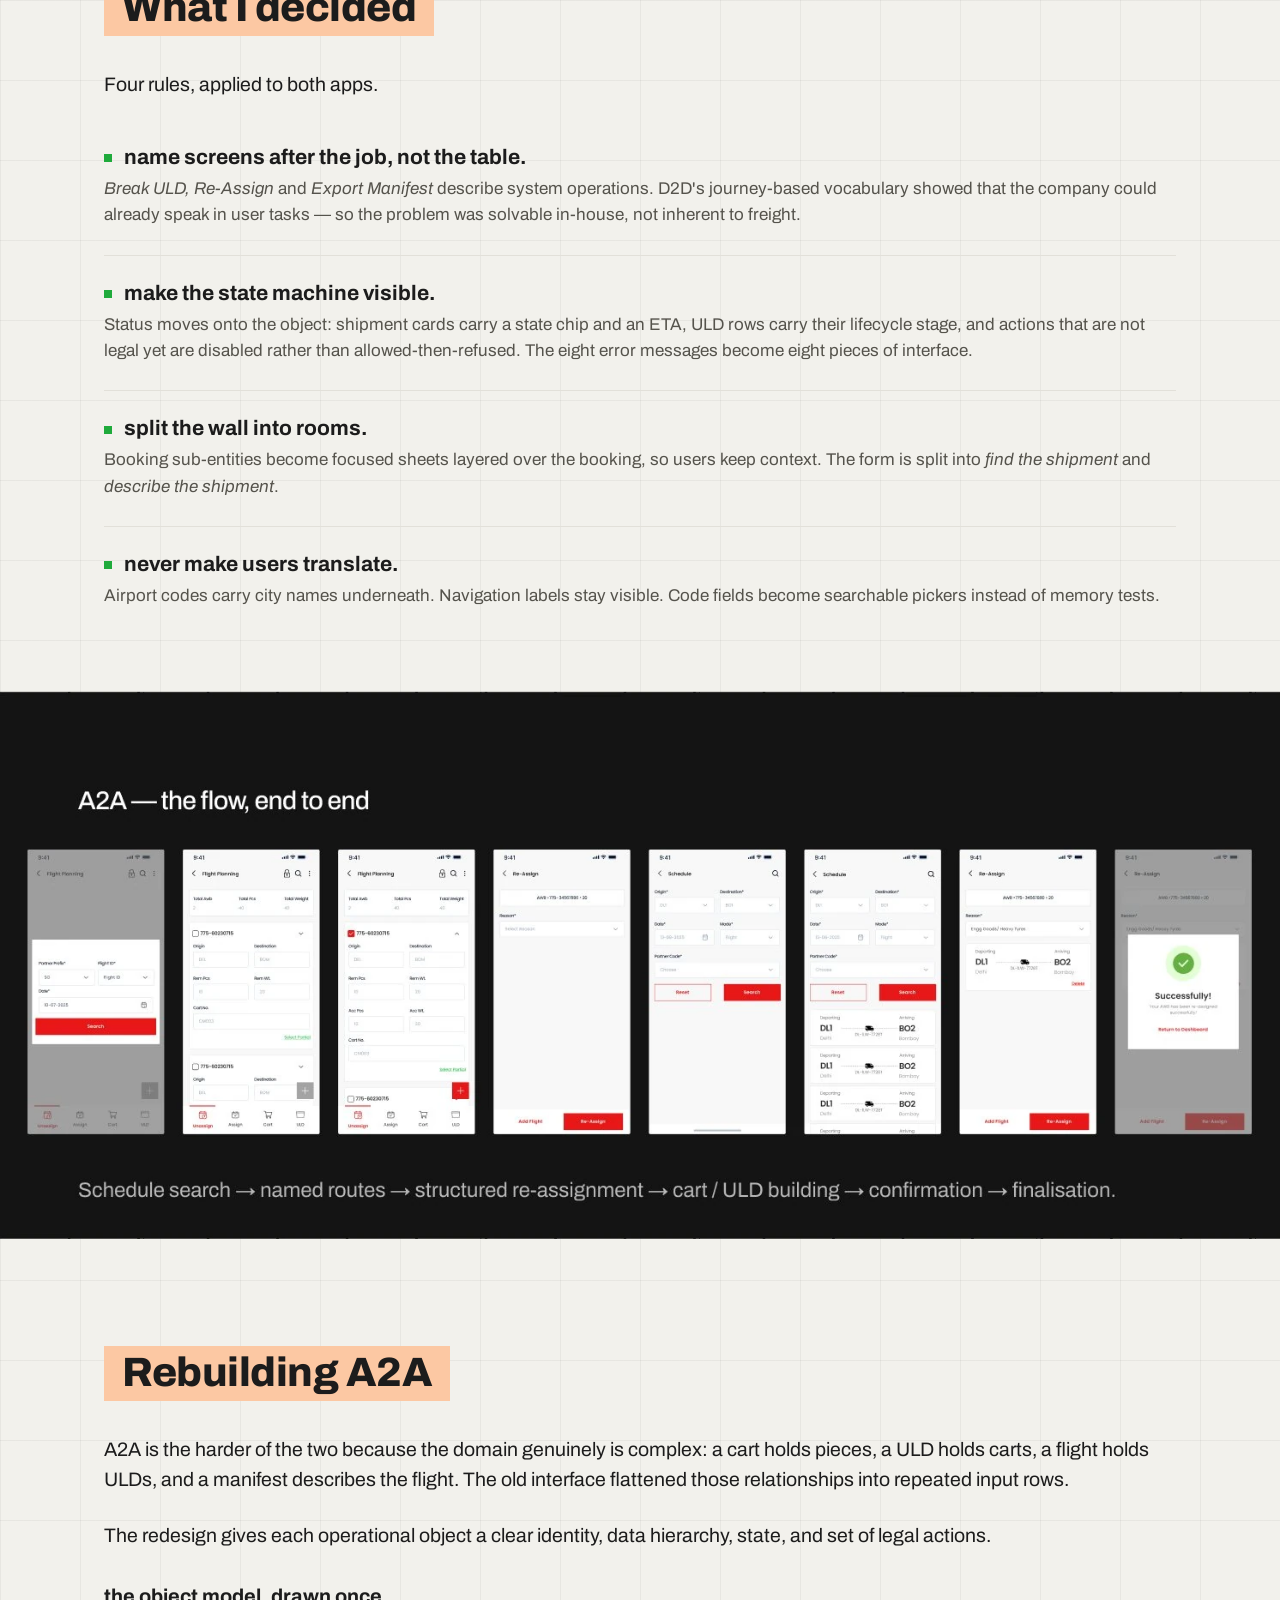
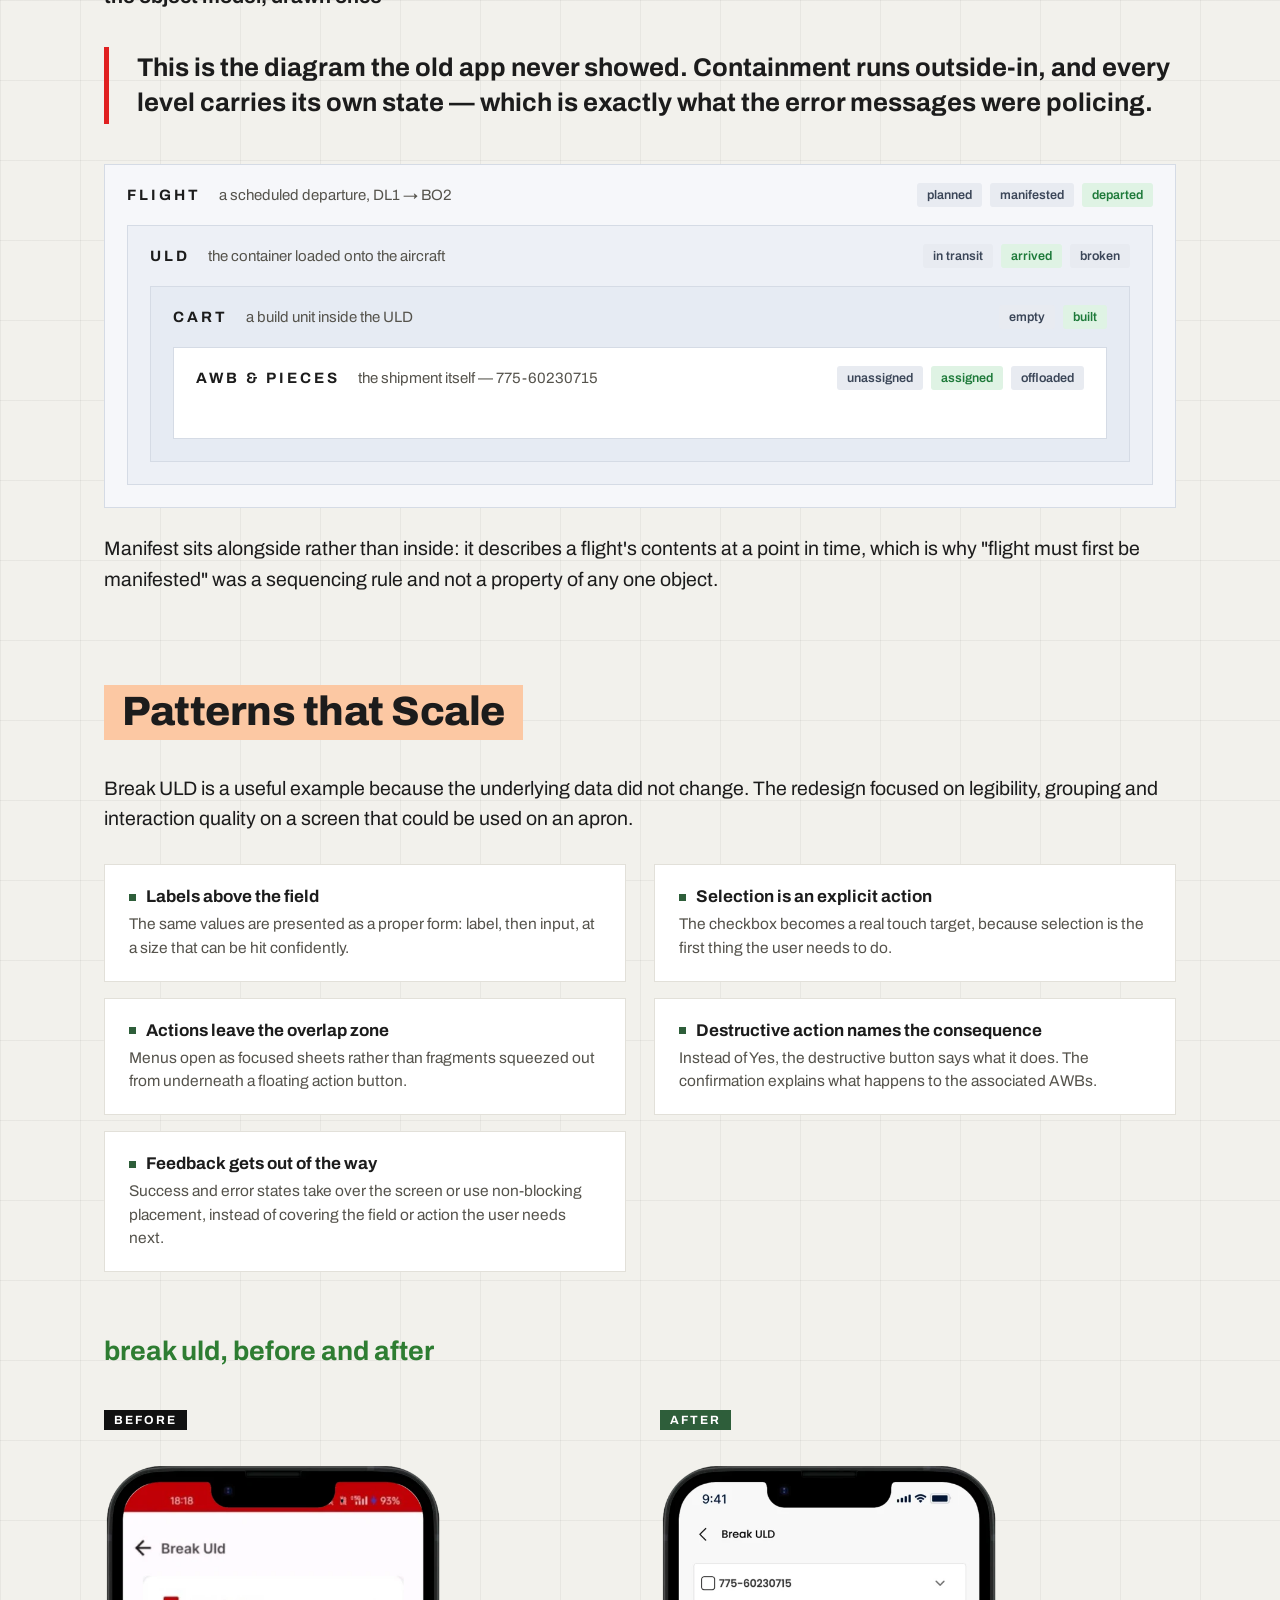
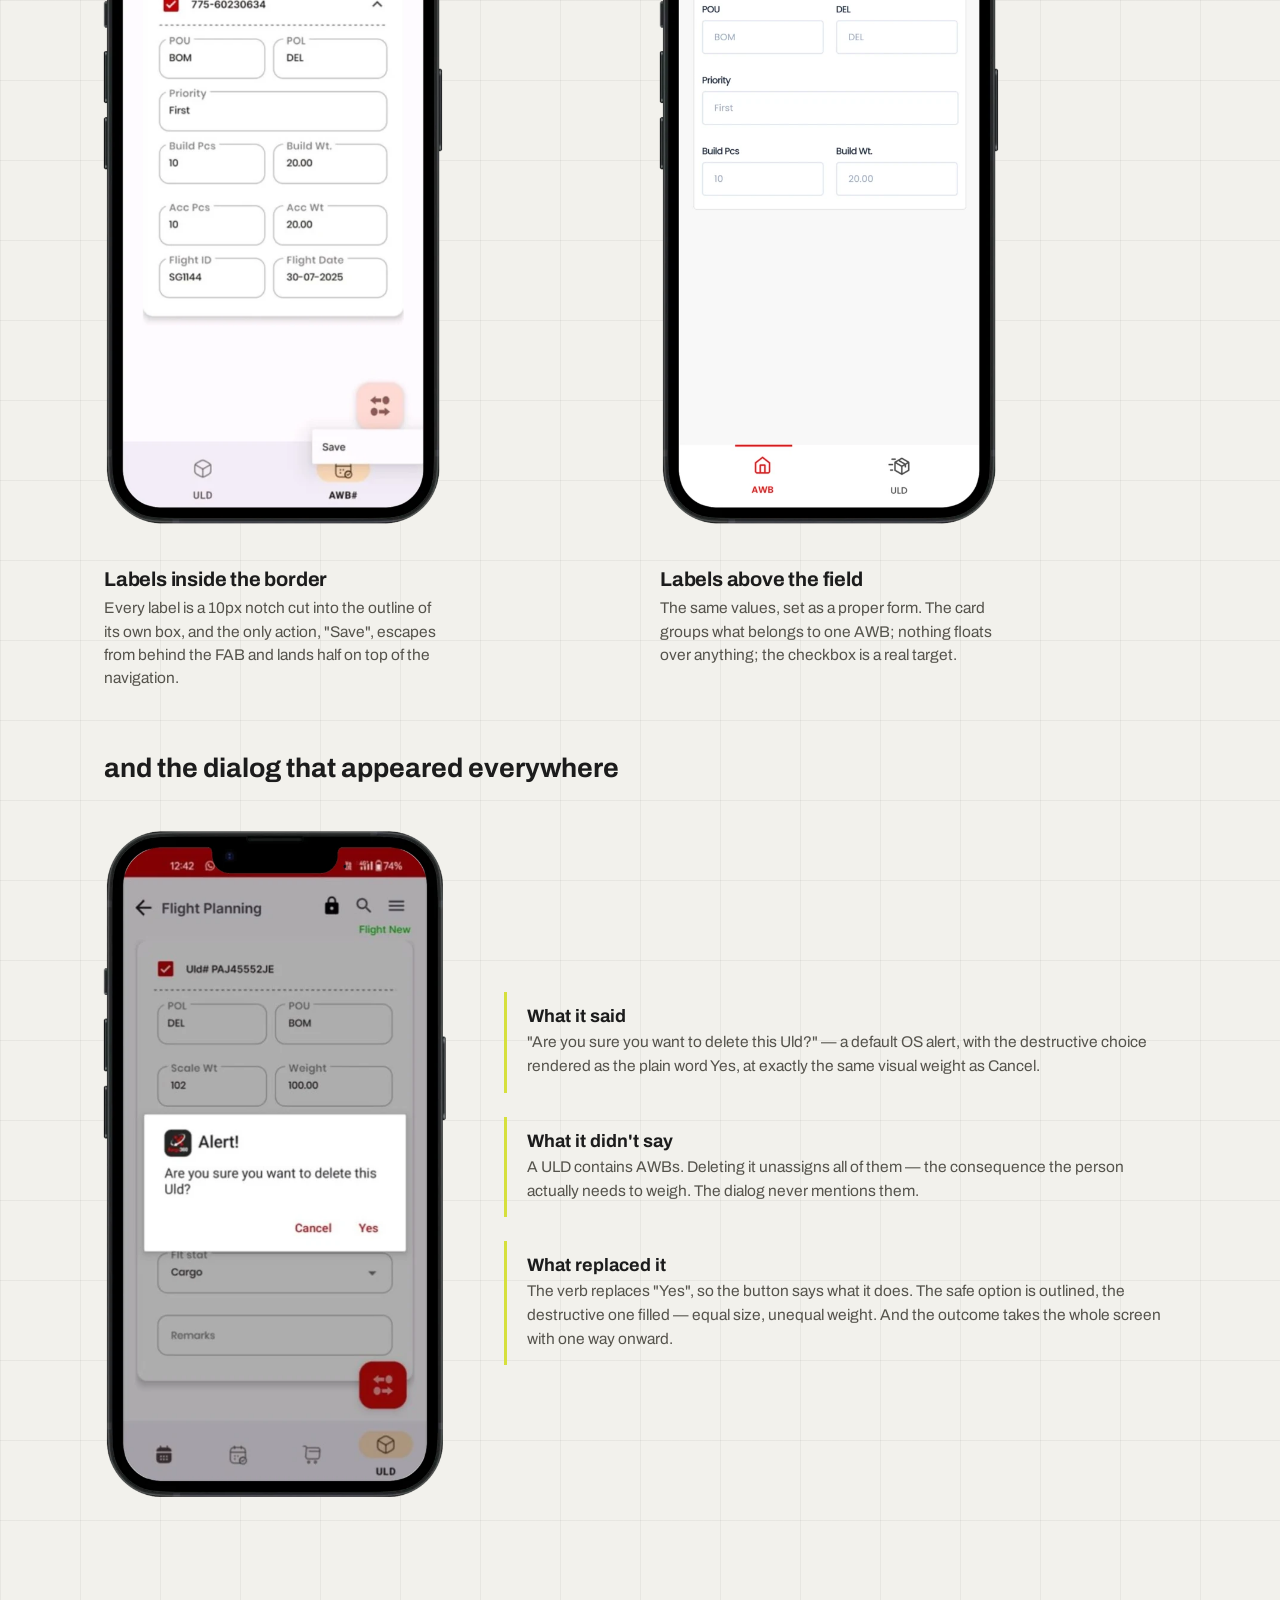
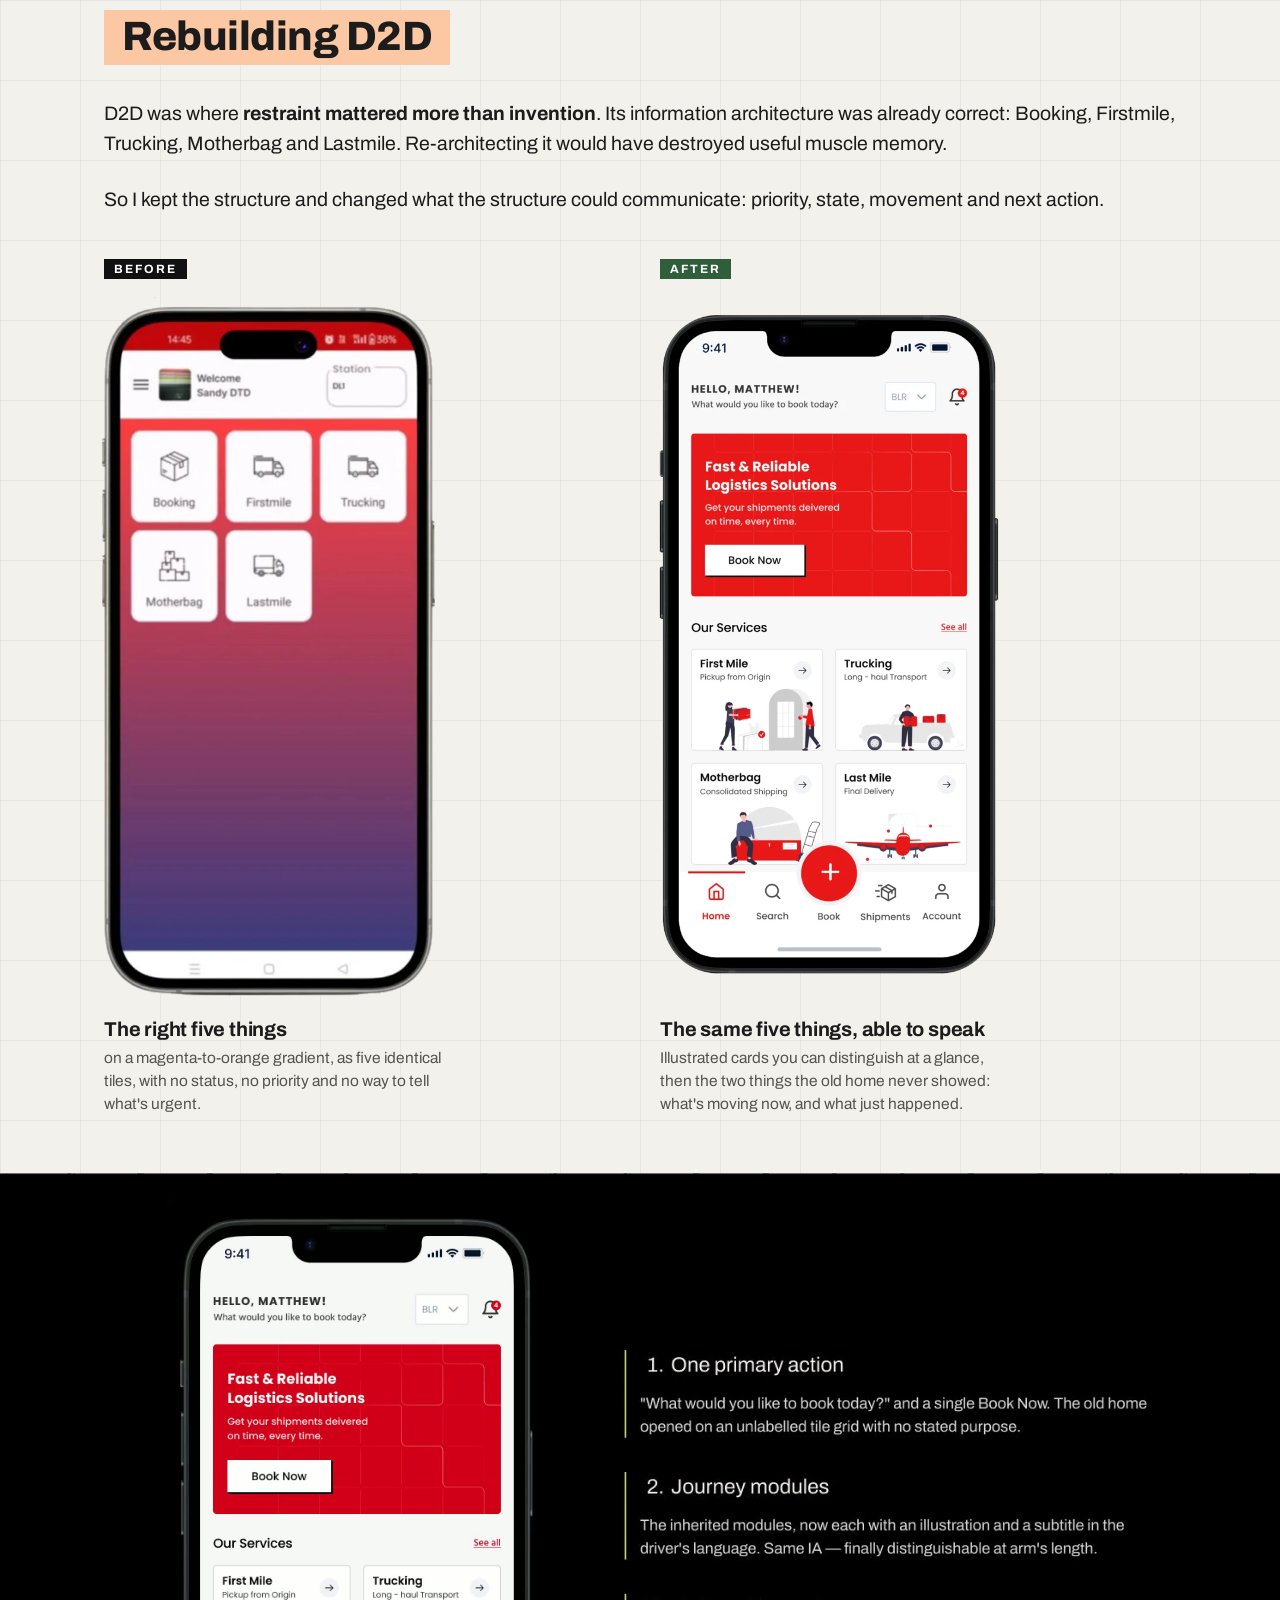
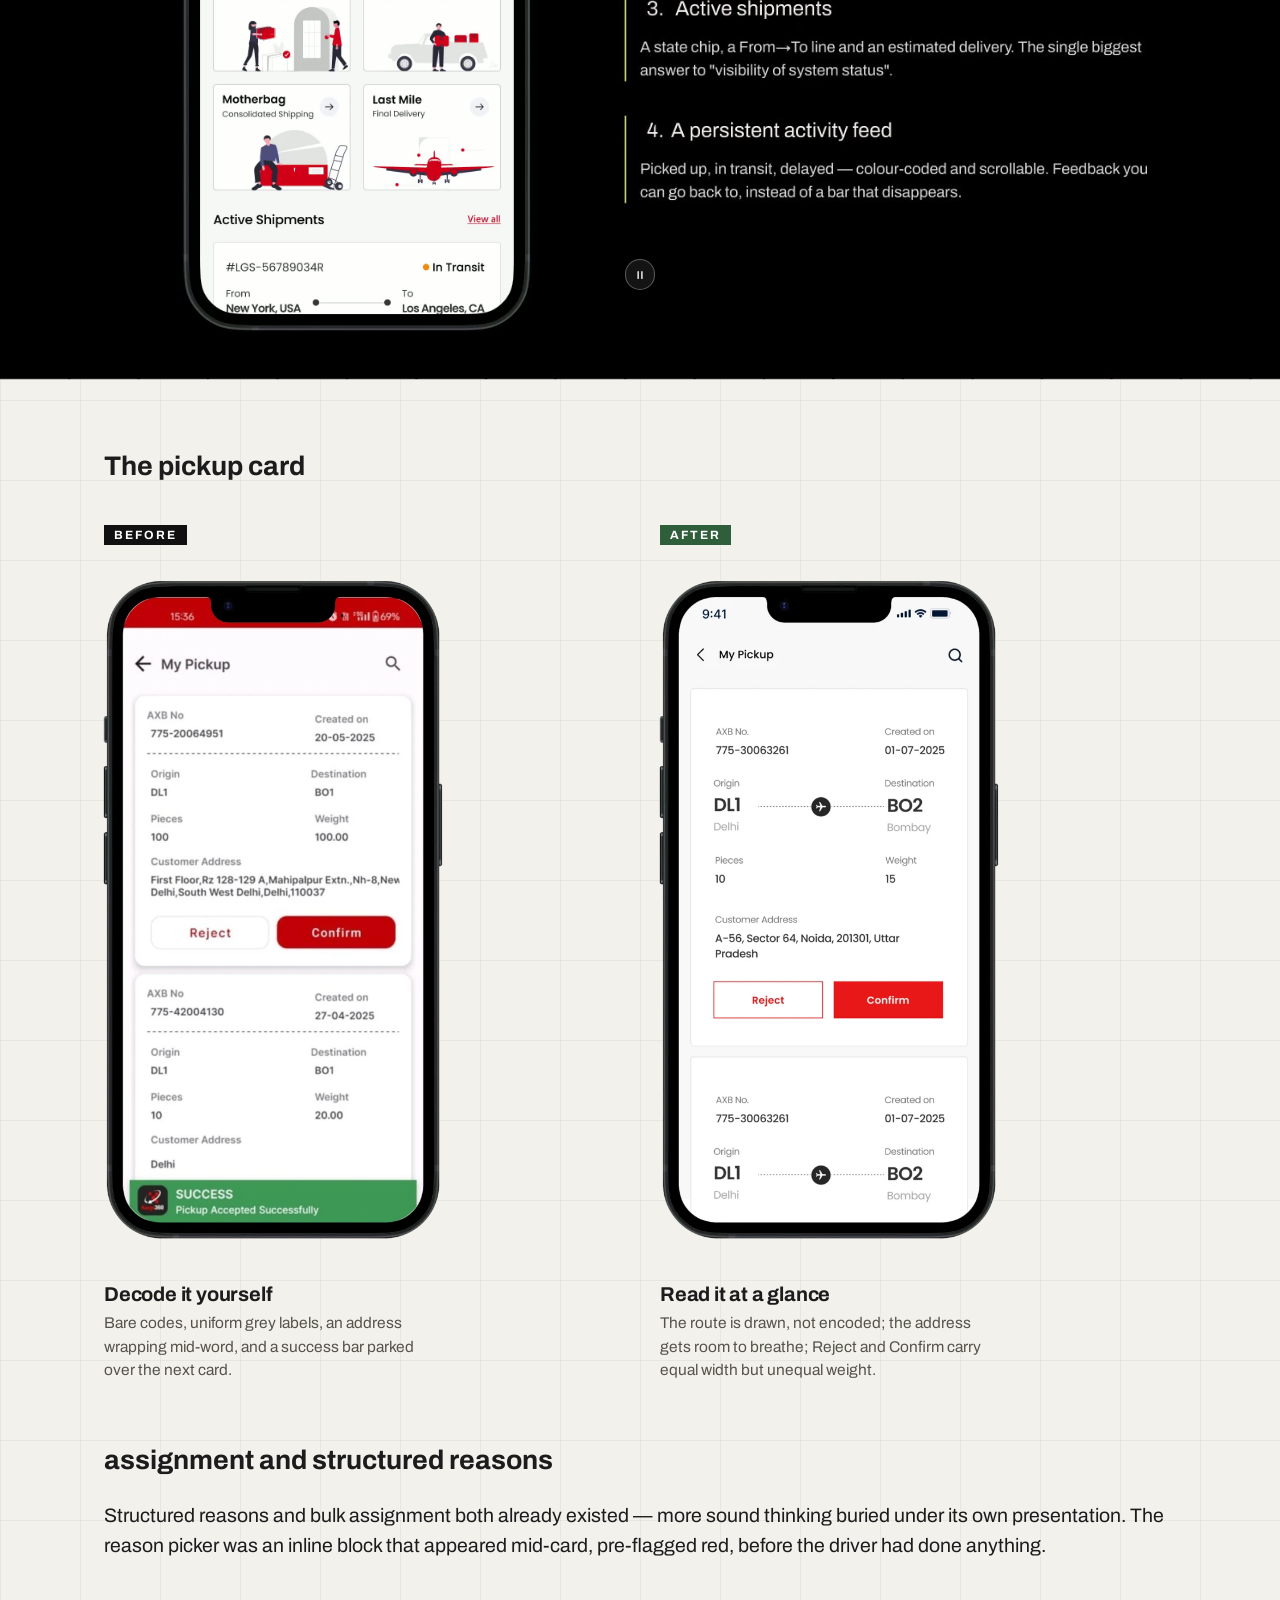
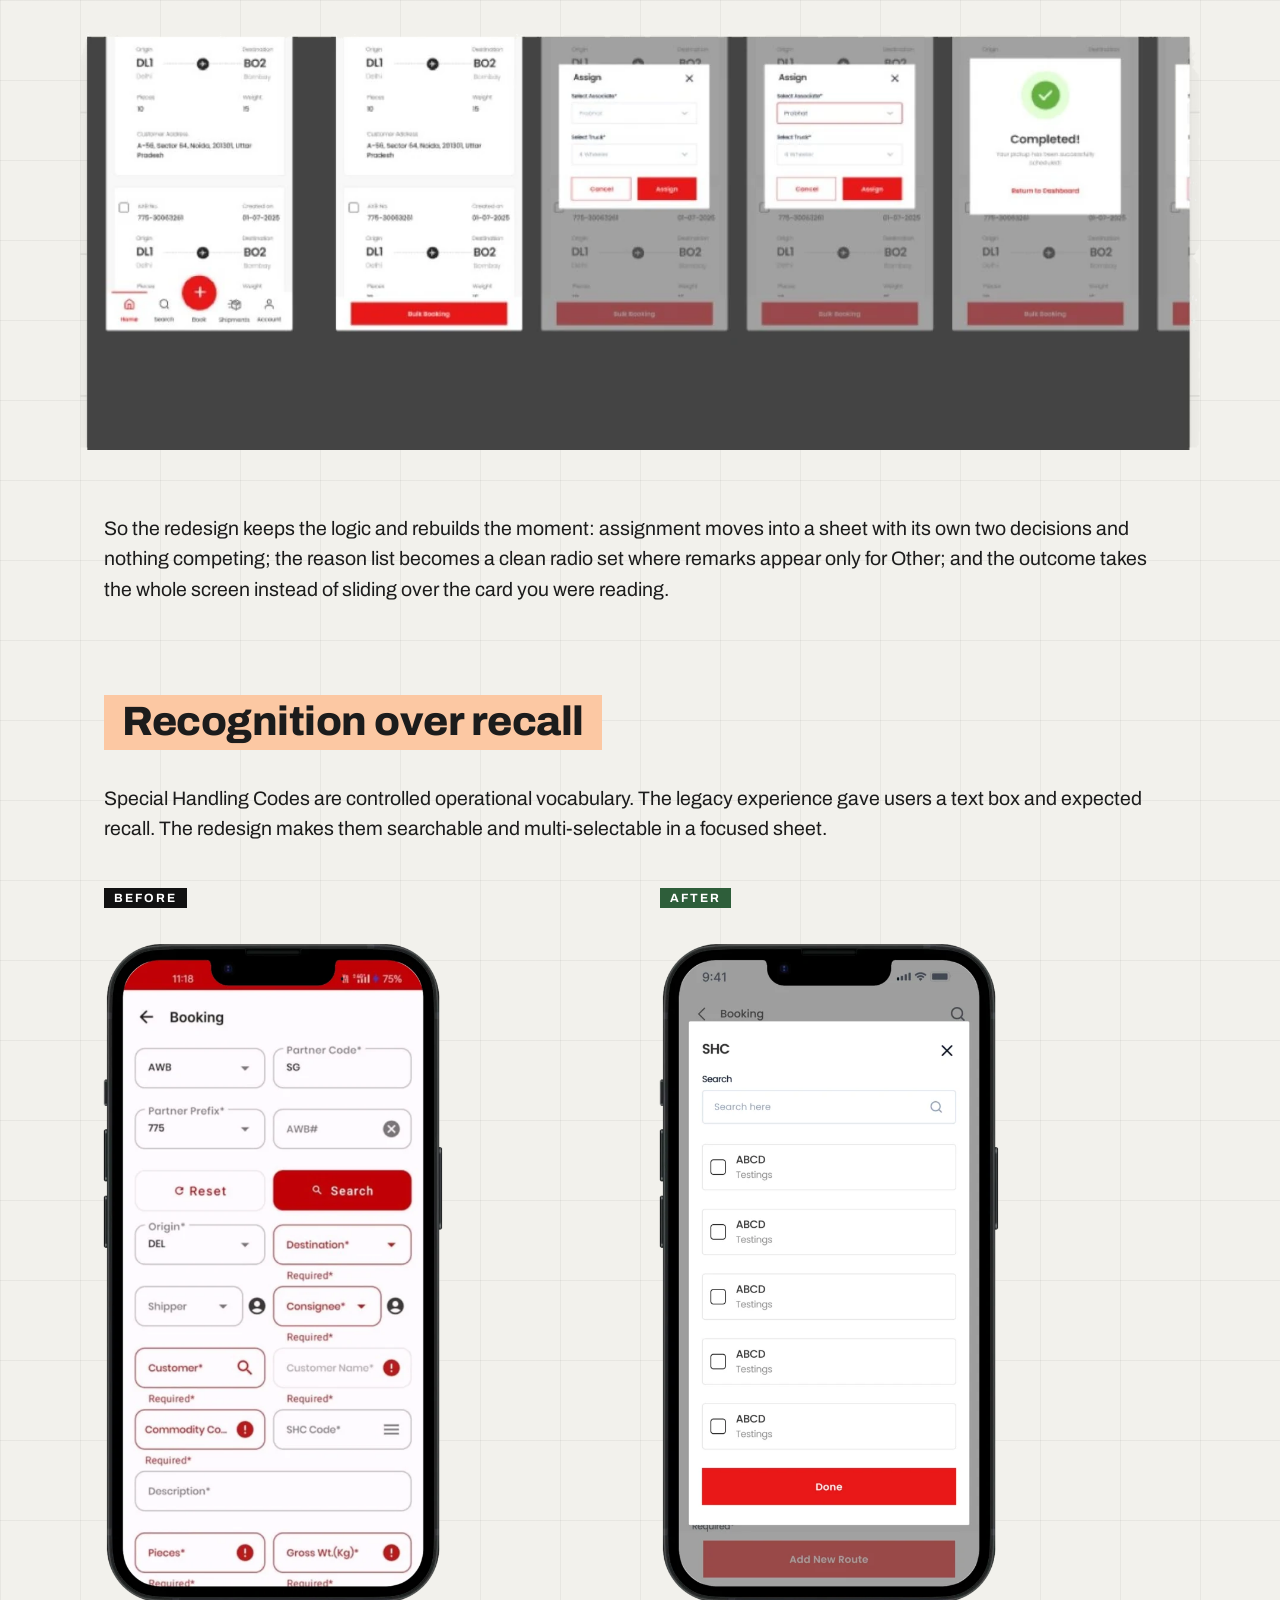
<file: kargo360.html>
<!DOCTYPE html>
<html lang="en">
<head>
<meta charset="UTF-8">
<meta name="viewport" content="width=device-width, initial-scale=1">
<title>Re-design Kargo360 App — Case Study — Manisha Koranga</title>
<link rel="icon" type="image/png" href="assets/favicon.png">
<link rel="apple-touch-icon" href="assets/apple-touch-icon.png">
<link rel="preconnect" href="https://fonts.googleapis.com">
<link rel="preconnect" href="https://fonts.gstatic.com" crossorigin>
<link href="https://fonts.googleapis.com/css2?family=Archivo:wght@300;400;600;700;800&family=Homemade+Apple&display=swap" rel="stylesheet">
<link rel="stylesheet" href="case.css?v=20261005e">
<script src="analytics.js?v=20260924d" defer></script>
</head>
<body class="cs kargo" data-page="kargo360" data-case="Kargo360">
<div class="cs-page">
  <div class="wrap">

    <header class="cs-header">
      <a class="back" href="./">&larr;&nbsp; back to the desk</a>
      <div class="palette">
        <div class="swatches">
          <span style="background:#172a4d"></span><span style="background:#0b1c3a"></span>
          <span style="background:#e01b22"></span><span style="background:#f5f5f2"></span>
        </div>
        <p>COLOUR<br>PALETTE</p>
      </div>
    </header>

    <div class="chips">
      <span class="chip active">Kargo 360 App</span>
      <span class="chip">A2A &amp; D2D</span>
      <span class="chip">UX</span>
      <span class="chip">Redesign</span>
      <span class="chip">Air Cargo Ops</span>
    </div>

    <h1>Making Complex Air-Cargo Operations Visible, Predictable, And Easier To&nbsp;Execute.</h1>
    <p class="sub">Kargo360 is a two-sided operational product: A2A for airside flight and manifest operations, and D2D for pickups, trucking and delivery. The redesign focused on the hidden workflow underneath the UI &mdash; and on making that workflow legible to the people operating it.</p>

    <div class="stats">
      <div class="stat"><p class="v blue">245</p><p class="c">screen captures audited</p></div>
      <div class="stat"><p class="v teal">2</p><p class="c">apps redesigned</p></div>
      <div class="stat"><p class="v orange">8</p><p class="c">workflow rules uncovered</p></div>
    </div>

    <div class="meta">
      <div><p class="k">role</p><p class="d">UX research, IA, interaction &amp; UI design</p></div>
      <div><p class="k">scope</p><p class="d">2 mobile apps &mdash; A2A &amp; D2D</p></div>
      <div><p class="k">method</p><p class="d">Heuristic audit, task analysis, IA rebuild</p></div>
      <div><p class="k">tools</p><p class="d">Figma, ChatGPT</p></div>
    </div>
  </div>

  <!-- The held phone is replaced by the recording's iPhone, playing the home screen -->
  <div class="full full-video">
    <img src="assets/kargo/hero.jpg?v=2" alt="Hand holding an iPhone with the redesigned Kargo360 home screen against an airport cargo apron at dusk">
    <div class="phone-video in-hand">
      <video src="assets/projects/kargo.mp4?v=2" poster="assets/projects/kargo-poster.jpg?v=2" muted playsinline loop preload="none" aria-label="Screen recording: scrolling the redesigned Kargo360 home screen"></video>
    </div>
    <button class="video-toggle on-photo" type="button" aria-label="Pause video">
      <svg class="icon-pause" viewBox="0 0 16 16" aria-hidden="true"><path d="M5.5 3.5v9M10.5 3.5v9"/></svg>
      <svg class="icon-play" viewBox="0 0 16 16" aria-hidden="true"><path d="M5 3.2v9.6L12.6 8z"/></svg>
    </button>
  </div>

  <div class="wrap">
    <h2 class="hl">Brief</h2>
    <p>Air cargo moves through a chain of custody, and at every handover somebody has to tell a system what just physically happened. A ULD arrives. It gets broken down. Pieces get assigned to a cart, a cart to a flight, a flight to a manifest. On the road, a pickup is assigned, collected, consolidated into a motherbag, trucked, and delivered.</p>
    <p>Kargo's two apps cover both halves of that chain &mdash; A2A airside and D2D on the road &mdash; and the same company's staff move between them.</p>
    <blockquote>The brief was not simply to modernise the interface. It was to make the product usable by people wearing gloves, standing up, in a hurry, without relying on training to explain what the system was doing.</blockquote>
    <div class="stats divided" style="margin-top:40px;gap:70px">
      <div class="stat"><p class="v" style="color:#1c1c1c;font-size:32px">119</p><p class="c">field captures</p></div>
      <div class="stat"><p class="v" style="color:#1c1c1c;font-size:32px">126</p><p class="c">engineering screens</p></div>
      <div class="stat"><p class="v" style="color:#1c1c1c;font-size:32px">40+</p><p class="c">fields on the worst screen</p></div>
    </div>
    <h4>So the design question</h4>
    <blockquote>How might we make the workflow visible, so the app stops teaching by punishment?</blockquote>
    <div class="note-dark" style="max-width:none"><p class="kicker" style="margin:0;color:#f2c200">The core insight</p><p style="margin-top:8px;font-size:17px;color:#fff;max-width:none">The software already knew the workflow. It just never told anybody.</p></div>

    <h2 class="hl">The Audit</h2>
    <p>I worked from two independent inventories: 119 captures taken in the field and the engineering team's own 126-screen build deck. Together they covered both apps end to end &mdash; crucially including error and success states, where the real evidence turned out to be.</p>
    <p>I ran a heuristic evaluation and grouped findings by severity. The same issues repeated across otherwise different modules, which suggested a systemic problem rather than isolated UI defects.</p>
    <div class="audit">
      <p class="kicker sev-c" style="border-color:#c62828">Critical Severity Issues</p>
      <div class="arow"><b>Visibility of system status</b><span>The app did not show where a shipment or ULD was in its lifecycle. States such as arrived, broken, assigned and manifested only became visible when an action failed.</span></div>
      <div class="arow"><b>Error prevention</b><span>Invalid actions were enabled and rejected afterwards. Eight distinct sequencing rules surfaced only as red toasts.</span></div>
      <div class="arow"><b>Match with the real world</b><span>Screens were named after database operations such as <strong>Break ULD</strong>, <strong>Re-Assign</strong> and <strong>Export Manifest</strong>. Fields used internal labels such as POL, POU, Flt stat and Rem Cat.</span></div>
      <div class="arow"><b>Recognition over recall</b><span>Airport codes appeared bare, related weight fields were not differentiated, and controlled codes were often typed from memory.</span></div>
      <p class="kicker sev-s">Serious Severity Issues</p>
      <div class="arow"><b>Aesthetic &amp; minimalist design</b><span>Booking, HAWB and DGR were long scrolling forms with similarly weighted inputs and little grouping or prioritisation.</span></div>
      <div class="arow"><b>Help users recover from errors</b><span>Validation could turn multiple fields red at once with generic <em>Required</em> messaging, while feedback toasts could cover the active area.</span></div>
      <div class="arow"><b>User control &amp; freedom</b><span>Destructive actions were buried in text-only menus and confirmed with generic Yes / Cancel language that hid consequences.</span></div>
    </div>
    <img class="fig" src="assets/kargo/evidence.webp?v=2" alt="Four legacy screens: booking with eight errors, dangerous goods form, hidden delete menu, feedback bar covering the action button">
    <div class="cap-row c4 aligned" style="--cols: 1.24% 17.29% 9.41% 17.36% 9.40% 17.29% 9.48% 17.29% 1fr">
      <div class="cap"><h6>Eight errors at once</h6><p>Destination, Consignee, Customer, Customer Name, Commodity, SHC, Pieces, Gross Wt &mdash; all red, all "Required*".</p></div>
      <div class="cap"><h6>Dangerous goods</h6><p>Eleven fields &mdash; UNID, SHC, Class, ERG Code, Sub Risk, Rem Cat &mdash; with no explanation of any of them.</p></div>
      <div class="cap"><h6>Delete, hidden</h6><p>The destructive action lives in a three-item text menu with no icon, colour or separation.</p></div>
      <div class="cap"><h6>Feedback in the way</h6><p>The success bar lands on top of the floating action button you just used.</p></div>
    </div>

    <h2 class="hl">The Root Cause</h2>
    <p><strong>The error messages were the specification.</strong> Auditing the failure states is where the project turned. The errors were not random. <strong>Each one encoded a business rule the software already knew, revealed only after the user broke it.</strong></p>
    <div class="errs">
      <div class="err"><span class="pill">Please arrive first.</span><p>The app knows the ULD has not arrived. <strong>Surface that state on the card</strong> and make Arrive the obvious next step.</p></div>
      <div class="err"><span class="pill">Cannot Unarrive Broken Uld</span><p>A broken ULD cannot move backward in the lifecycle. That rule should <strong>disable the control and explain why</strong>.</p></div>
      <div class="err"><span class="pill">ULD(s) already arrived.</span><p>The desired outcome has already happened. What looks like an error is actually <strong>missing status</strong>.</p></div>
      <div class="err"><span class="pill">Flight must first be manifested</span><p>The system already has a sequence: build &rarr; manifest &rarr; depart. <strong>The interface simply never draws it.</strong></p></div>
      <div class="err"><span class="pill">Please select VIA ULD(s) only.</span><p>The system knows which rows are legal. <strong>Filter them</strong>, or make the others visibly unavailable.</p></div>
      <div class="err"><span class="pill">Select Bulk AWB for Offload</span><p>The action needs a prerequisite. <strong>Keep the primary action disabled</strong> until the missing requirement is satisfied.</p></div>
    </div>
    <h4>what those six rules add up to</h4>
    <blockquote>Read together, the errors describe a complete state machine. The software enforced it perfectly; the interface rendered it nowhere.</blockquote>
    <div class="chain"><span>arrive</span><i>&rarr;</i><span>break</span><i>&rarr;</i><span>assign</span><i>&rarr;</i><span>cart</span><i>&rarr;</i><span>manifest</span><i>&rarr;</i><span>depart</span></div>
    <div class="callout"><p class="kicker">The reframe</p><p style="font-size:20px;font-weight:700">I stopped designing screens and started drawing the process the system already runs. That is why the redesign begins with information architecture, not UI.</p></div>

    <h2 class="hl">Who&rsquo;s holding the Phone</h2>
    <p>Nobody is sitting down. Both apps are used in the field, and the field is hostile to the interface patterns the old product relied on: tiny two-column inputs, text-only menus and transient toasts. I designed around three recurring operator contexts.</p>
    <div class="ops">
      <div class="op"><p class="who"><i>R</i><span>Ramp agent<small>A2A &middot; airside</small></span></p><p class="quote hand">"i just need to know if this ULD is ready to break."</p><ul><li>Gloves on; phone in one hand; engine noise</li><li>Sunlight on the screen</li><li>Blocked by rules the UI never showed</li></ul><p class="need"><b>NEED</b>Status at a glance, and only the actions that are legal right now.</p></div>
      <div class="op"><p class="who"><i style="background:#1c1c1c">D</i><span>Pickup driver<small>D2D &middot; on the road</small></span></p><p class="quote hand">"accept or reject &mdash; and if i reject, why?"</p><ul><li>Needs the customer address first</li><li>Jobs arrive one at a time</li><li>Rejection reasoning matters to operations</li></ul><p class="need"><b>NEED</b>One decision-ready card, batch actions, structured reasons.</p></div>
      <div class="op"><p class="who"><i style="background:#172a4d">B</i><span>Booking desk<small>A2A / D2D</small></span></p><p class="quote hand">"i know the shipper. i don't know the ERG code."</p><ul><li>Multiple sources of information</li><li>High call volume</li><li>Controlled codes typed from memory</li></ul><p class="need"><b>NEED</b>Enter what is known now, and look the rest up.</p></div>
    </div>
    <h4>Environment is the requirement</h4>
    <blockquote>A two-column input is a desk pattern. On an apron in daylight with gloves on, the usable unit is a card you can read at arm's length and a button you can hit without looking.</blockquote>

    <h2 class="hl">What I decided</h2>
    <p>Four rules, applied to both apps.</p>
    <div class="rules-list">
      <div><h5>name screens after the job, not the table.</h5><p><em>Break ULD, Re-Assign</em> and <em>Export Manifest</em> describe system operations. D2D's journey-based vocabulary showed that the company could already speak in user tasks &mdash; so the problem was solvable in-house, not inherent to freight.</p></div>
      <div><h5>make the state machine visible.</h5><p>Status moves onto the object: shipment cards carry a state chip and an ETA, ULD rows carry their lifecycle stage, and actions that are not legal yet are disabled rather than allowed-then-refused. The eight error messages become eight pieces of interface.</p></div>
      <div><h5>split the wall into rooms.</h5><p>Booking sub-entities become focused sheets layered over the booking, so users keep context. The form is split into <em>find the shipment</em> and <em>describe the shipment</em>.</p></div>
      <div><h5>never make users translate.</h5><p>Airport codes carry city names underneath. Navigation labels stay visible. Code fields become searchable pickers instead of memory tests.</p></div>
    </div>
  </div>

  <img class="full" src="assets/kargo/a2aflow.webp?v=2" alt="A2A, the flow end to end: schedule search, named routes, structured re-assignment, cart and ULD building, confirmation, finalisation">

  <div class="wrap">
    <h2 class="hl">Rebuilding A2A</h2>
    <p>A2A is the harder of the two because the domain genuinely is complex: a cart holds pieces, a ULD holds carts, a flight holds ULDs, and a manifest describes the flight. The old interface flattened those relationships into repeated input rows.</p>
    <p>The redesign gives each operational object a clear identity, data hierarchy, state, and set of legal actions.</p>
    <h4>the object model, drawn once</h4>
    <blockquote>This is the diagram the old app never showed. Containment runs outside-in, and every level carries its own state &mdash; which is exactly what the error messages were policing.</blockquote>
    <div class="objects nest">
      <div class="obj"><div class="obj-row"><b>Flight</b><span>a scheduled departure, DL1 &rarr; BO2</span><div class="chips-status"><span>planned</span><span>manifested</span><span class="ok">departed</span></div></div>
        <div class="obj"><div class="obj-row"><b>ULD</b><span>the container loaded onto the aircraft</span><div class="chips-status"><span>in transit</span><span class="ok">arrived</span><span>broken</span></div></div>
          <div class="obj"><div class="obj-row"><b>Cart</b><span>a build unit inside the ULD</span><div class="chips-status"><span>empty</span><span class="ok">built</span></div></div>
            <div class="obj"><div class="obj-row"><b>AWB &amp; pieces</b><span>the shipment itself &mdash; 775-60230715</span><div class="chips-status"><span>unassigned</span><span class="ok">assigned</span><span>offloaded</span></div></div></div>
          </div>
        </div>
      </div>
    </div>
    <p>Manifest sits alongside rather than inside: it describes a flight's contents at a point in time, which is why "flight must first be manifested" was a sequencing rule and not a property of any one object.</p>

    <h2 class="hl">Patterns that Scale</h2>
    <p>Break ULD is a useful example because the underlying data did not change. The redesign focused on legibility, grouping and interaction quality on a screen that could be used on an apron.</p>
    <div class="notes">
      <div><h5>Labels above the field</h5><p>The same values are presented as a proper form: label, then input, at a size that can be hit confidently.</p></div>
      <div><h5>Selection is an explicit action</h5><p>The checkbox becomes a real touch target, because selection is the first thing the user needs to do.</p></div>
      <div><h5>Actions leave the overlap zone</h5><p>Menus open as focused sheets rather than fragments squeezed out from underneath a floating action button.</p></div>
      <div><h5>Destructive action names the consequence</h5><p>Instead of Yes, the destructive button says what it does. The confirmation explains what happens to the associated AWBs.</p></div>
      <div><h5>Feedback gets out of the way</h5><p>Success and error states take over the screen or use non-blocking placement, instead of covering the field or action the user needs next.</p></div>
    </div>
    <h3 class="green">break uld, before and after</h3>
    <div class="ba">
      <figure><span class="ba-tag">before</span><img src="assets/kargo/breakuld-before.webp" width="600" height="1177" alt="Break ULD before: floating labels notched into each field, Save escaping from behind the floating button" loading="lazy"><figcaption class="cap"><h6>Labels inside the border</h6><p>Every label is a 10px notch cut into the outline of its own box, and the only action, "Save", escapes from behind the FAB and lands half on top of the navigation.</p></figcaption></figure>
      <figure><span class="ba-tag after">after</span><img src="assets/kargo/breakuld-after.webp" width="600" height="1177" alt="Break ULD after: labels above each field, one card per AWB, a real checkbox" loading="lazy"><figcaption class="cap"><h6>Labels above the field</h6><p>The same values, set as a proper form. The card groups what belongs to one AWB; nothing floats over anything; the checkbox is a real target.</p></figcaption></figure>
    </div>
    <h3>and the dialog that appeared everywhere</h3>
    <div class="side-fig">
      <img class="fig" src="assets/kargo/dialog.webp" width="600" height="1177" loading="lazy" alt="Legacy delete confirmation: Are you sure you want to delete this Uld? Cancel / Yes">
      <div class="annots">
        <div><h6>What it said</h6><p>"Are you sure you want to delete this Uld?" &mdash; a default OS alert, with the destructive choice rendered as the plain word Yes, at exactly the same visual weight as Cancel.</p></div>
        <div><h6>What it didn't say</h6><p>A ULD contains AWBs. Deleting it unassigns all of them &mdash; the consequence the person actually needs to weigh. The dialog never mentions them.</p></div>
        <div><h6>What replaced it</h6><p>The verb replaces "Yes", so the button says what it does. The safe option is outlined, the destructive one filled &mdash; equal size, unequal weight. And the outcome takes the whole screen with one way onward.</p></div>
      </div>
    </div>

    <h2 class="hl">Rebuilding D2D</h2>
    <p>D2D was where <strong>restraint mattered more than invention</strong>. Its information architecture was already correct: Booking, Firstmile, Trucking, Motherbag and Lastmile. Re-architecting it would have destroyed useful muscle memory.</p>
    <p>So I kept the structure and changed what the structure could communicate: priority, state, movement and next action.</p>
    <div class="ba">
      <figure><span class="ba-tag">before</span><img src="assets/kargo/d2dhome-before.webp" width="600" height="1177" alt="D2D home before: five identical tiles on a magenta-to-orange gradient" loading="lazy"><figcaption class="cap"><h6>The right five things</h6><p>on a magenta-to-orange gradient, as five identical tiles, with no status, no priority and no way to tell what's urgent.</p></figcaption></figure>
      <figure><span class="ba-tag after">after</span><img src="assets/kargo/d2dhome-after.webp" width="600" height="1177" alt="D2D home after: illustrated service cards with a single Book Now" loading="lazy"><figcaption class="cap"><h6>The same five things, able to speak</h6><p>Illustrated cards you can distinguish at a glance, then the two things the old home never showed: what's moving now, and what just happened.</p></figcaption></figure>
    </div>
  </div>

  <!-- The D2D home recording plays on the figure's phone (same device, laid exactly over the still) -->
  <div class="full full-video">
    <img src="assets/kargo/homeannot.webp?v=2" alt="Redesigned D2D home screen with four annotations: one primary action, journey modules, active shipments, a persistent activity feed">
    <div class="phone-video">
      <video src="assets/projects/kargo.mp4?v=2" poster="assets/projects/kargo-poster.jpg?v=2" muted playsinline loop preload="none" aria-label="Screen recording: scrolling the redesigned D2D home screen"></video>
    </div>
    <button class="video-toggle" type="button" aria-label="Pause video">
      <svg class="icon-pause" viewBox="0 0 16 16" aria-hidden="true"><path d="M5.5 3.5v9M10.5 3.5v9"/></svg>
      <svg class="icon-play" viewBox="0 0 16 16" aria-hidden="true"><path d="M5 3.2v9.6L12.6 8z"/></svg>
    </button>
  </div>

  <div class="wrap">

    <h3>The pickup card</h3>
    <div class="ba">
      <figure><span class="ba-tag">before</span><img src="assets/kargo/pickup-before.webp" width="600" height="1177" alt="My Pickup before: bare codes, grey labels and a success bar over the next card" loading="lazy"><figcaption class="cap"><h6>Decode it yourself</h6><p>Bare codes, uniform grey labels, an address wrapping mid-word, and a success bar parked over the next card.</p></figcaption></figure>
      <figure><span class="ba-tag after">after</span><img src="assets/kargo/pickup-after.webp" width="600" height="1177" alt="My Pickup after: the route drawn DL1 to BO2, the address given room, Reject and Confirm" loading="lazy"><figcaption class="cap"><h6>Read it at a glance</h6><p>The route is drawn, not encoded; the address gets room to breathe; Reject and Confirm carry equal width but unequal weight.</p></figcaption></figure>
    </div>

    <h3>assignment and structured reasons</h3>
    <p>Structured reasons and bulk assignment both already existed &mdash; more sound thinking buried under its own presentation. The reason picker was an inline block that appeared mid-card, pre-flagged red, before the driver had done anything.</p>
    <img class="fig" src="assets/kargo/assign.webp?v=2" alt="D2D Assign Pickup flow: multi-select, one assignment, a real confirmation">
    <p>So the redesign keeps the logic and rebuilds the moment: assignment moves into a sheet with its own two decisions and nothing competing; the reason list becomes a clean radio set where remarks appear only for Other; and the outcome takes the whole screen instead of sliding over the card you were reading.</p>

    <h2 class="hl">Recognition over recall</h2>
    <p>Special Handling Codes are controlled operational vocabulary. The legacy experience gave users a text box and expected recall. The redesign makes them searchable and multi-selectable in a focused sheet.</p>
    <div class="ba">
      <figure><span class="ba-tag">before</span><img src="assets/kargo/shc-before.webp" width="600" height="1177" alt="SHC code before: a typed field among fourteen others on the booking form" loading="lazy"><figcaption class="cap"><h6>A text box and a hope</h6><p>"SHC Code*" sits as a typed field among fourteen others &mdash; recalled from memory, validated only on submit.</p></figcaption></figure>
      <figure><span class="ba-tag after">after</span><img src="assets/kargo/shc-after.webp" width="600" height="1177" alt="SHC code after: a searchable multi-select sheet over the booking" loading="lazy"><figcaption class="cap"><h6>Search, then select</h6><p>A searchable checklist in a sheet over the booking you're already in. Multi-select, because shipments routinely carry more than one code.</p></figcaption></figure>
    </div>
    <div class="callout green"><p class="kicker">Why this matters</p><p>This is the difference between an interface that assumes expertise and one that supplies it. In a domain where the wrong code can become a safety issue, recognition over recall is not a usability nicety.</p></div>

    <h2 class="hl">The system is visible</h2>
    <p>The whole project reduces to one change in the order of events.</p>
    <div class="pair">
      <div class="card" style="background:#fff0ef;border-color:#f3c9c6"><p class="kicker red">Before &mdash; reacting to mistakes</p><ol class="steps"><li>Attempt action</li><li>System rejects it</li><li>User interprets error</li><li>User tries again</li></ol><p class="steps-foot" style="color:#c62828">&#8635; and repeats, once per shift, for years</p></div>
      <div class="card" style="background:#eef7ee;border-color:#c5e2c7"><p class="kicker green">After &mdash; communicating state</p><ol class="steps"><li>System exposes state</li><li>Only valid actions are available</li><li>User understands the next step</li><li>Task is completed</li></ol><p class="steps-foot" style="color:#2e7d32">&#10003; no interpretation required</p></div>
    </div>
    <div class="callout"><p class="kicker">What changed</p><p>Across both apps, the redesign shifts the interface from reacting to mistakes to communicating the operational state that makes those mistakes predictable.</p></div>

    <h2 class="hl">What i&rsquo;d test next</h2>
    <p>The redesign is grounded in a 119-screen field audit, the engineering build deck, and domain reasoning. It has not yet been validated on an apron or in a live driving context. I would keep that limitation explicit rather than claiming outcomes the project has not measured.</p>
    <p>The next research sprint would watch four ramp agents and two drivers complete real work, then measure the moments where the redesigned state model is expected to matter most.</p>
    <div class="metrics">
      <div class="metric"><h6>Illegal-action attempts per shift</h6><p class="big"><small>&rarr;</small>~0</p><p>Should trend toward zero, because invalid actions are now prevented rather than repeatedly refused.</p></div>
      <div class="metric"><h6>Break-and-assign completion time</h6><p class="big">new vs experienced</p><p>Compare new and experienced operators on a critical A2A workflow.</p></div>
      <div class="metric"><h6>Booking abandonment</h6><p class="big"><small>&darr;</small>drop-off</p><p>Measure whether structured sub-flows reduce drop-off on the multi-entity booking task.</p></div>
      <div class="metric"><h6>Time to first successful manifest</h6><p class="big"><small>&darr;</small>new starter</p><p>Test whether the visible sequence helps a new starter reach a complete manifest faster.</p></div>
    </div>
  </div>

  <section class="closing">
    <div class="wrap">
      <p class="kicker">Closing thought</p>
      <h2>Good enterprise UX does not remove complexity. It makes the <em>right complexity visible</em> at the right moment.</h2>
      <p>Kargo360 gave me a useful reminder: complex operational products do not become usable by hiding the domain. They become usable when the interface exposes the domain model clearly enough that people can act without translating the system in their head.</p>
      <div class="box"><p class="kicker">The portfolio takeaway</p><p>I did not redesign two apps screen by screen. I audited the evidence, uncovered the hidden state machine, rebuilt the information architecture around the user's work, and used the UI to make the system's existing logic visible.</p></div>
    </div>
  </section>

  <div class="zig"></div>
  <footer class="cs-footer">
    <div class="wrap">
      <div class="next">
        <a class="folder-link" href="./#work" aria-label="Back to the projects folder"><img class="folder" src="assets/flebo/folder.png?v=2" alt="" width="135" height="120"></a>
        <div>
          <p class="next-label">next up - Flebo &nbsp;<a class="folder-link" href="./#work">/ back to the folder</a></p>
          <a class="next-link" href="flebo.html">Flebo &rarr;</a>
        </div>
      </div>
      <div class="foot-row">
        <p>&copy; 2026 manisha koranga</p>
        <a href="./">back to desk &uarr;</a>
      </div>
    </div>
  </footer>
</div>

<script>
  if (!matchMedia('(prefers-reduced-motion: reduce)').matches) {
    const io = new IntersectionObserver((es) => {
      for (const e of es) if (e.isIntersecting) { e.target.classList.add('in'); io.unobserve(e.target); }
    }, { rootMargin: '0px 0px -6% 0px', threshold: 0.05 });
    document.querySelectorAll('.hl, h3, blockquote, .fig, .full, .stats, .meta, .card, .op, .metric, .callout, .chain, .objects, .note-dark, .audit, .ba figure').forEach((el) => {
      el.classList.add('rv');
      io.observe(el);
    });
  }
</script>
<script src="case-video.js?v=20261005b"></script>
</body>
</html>
</file>
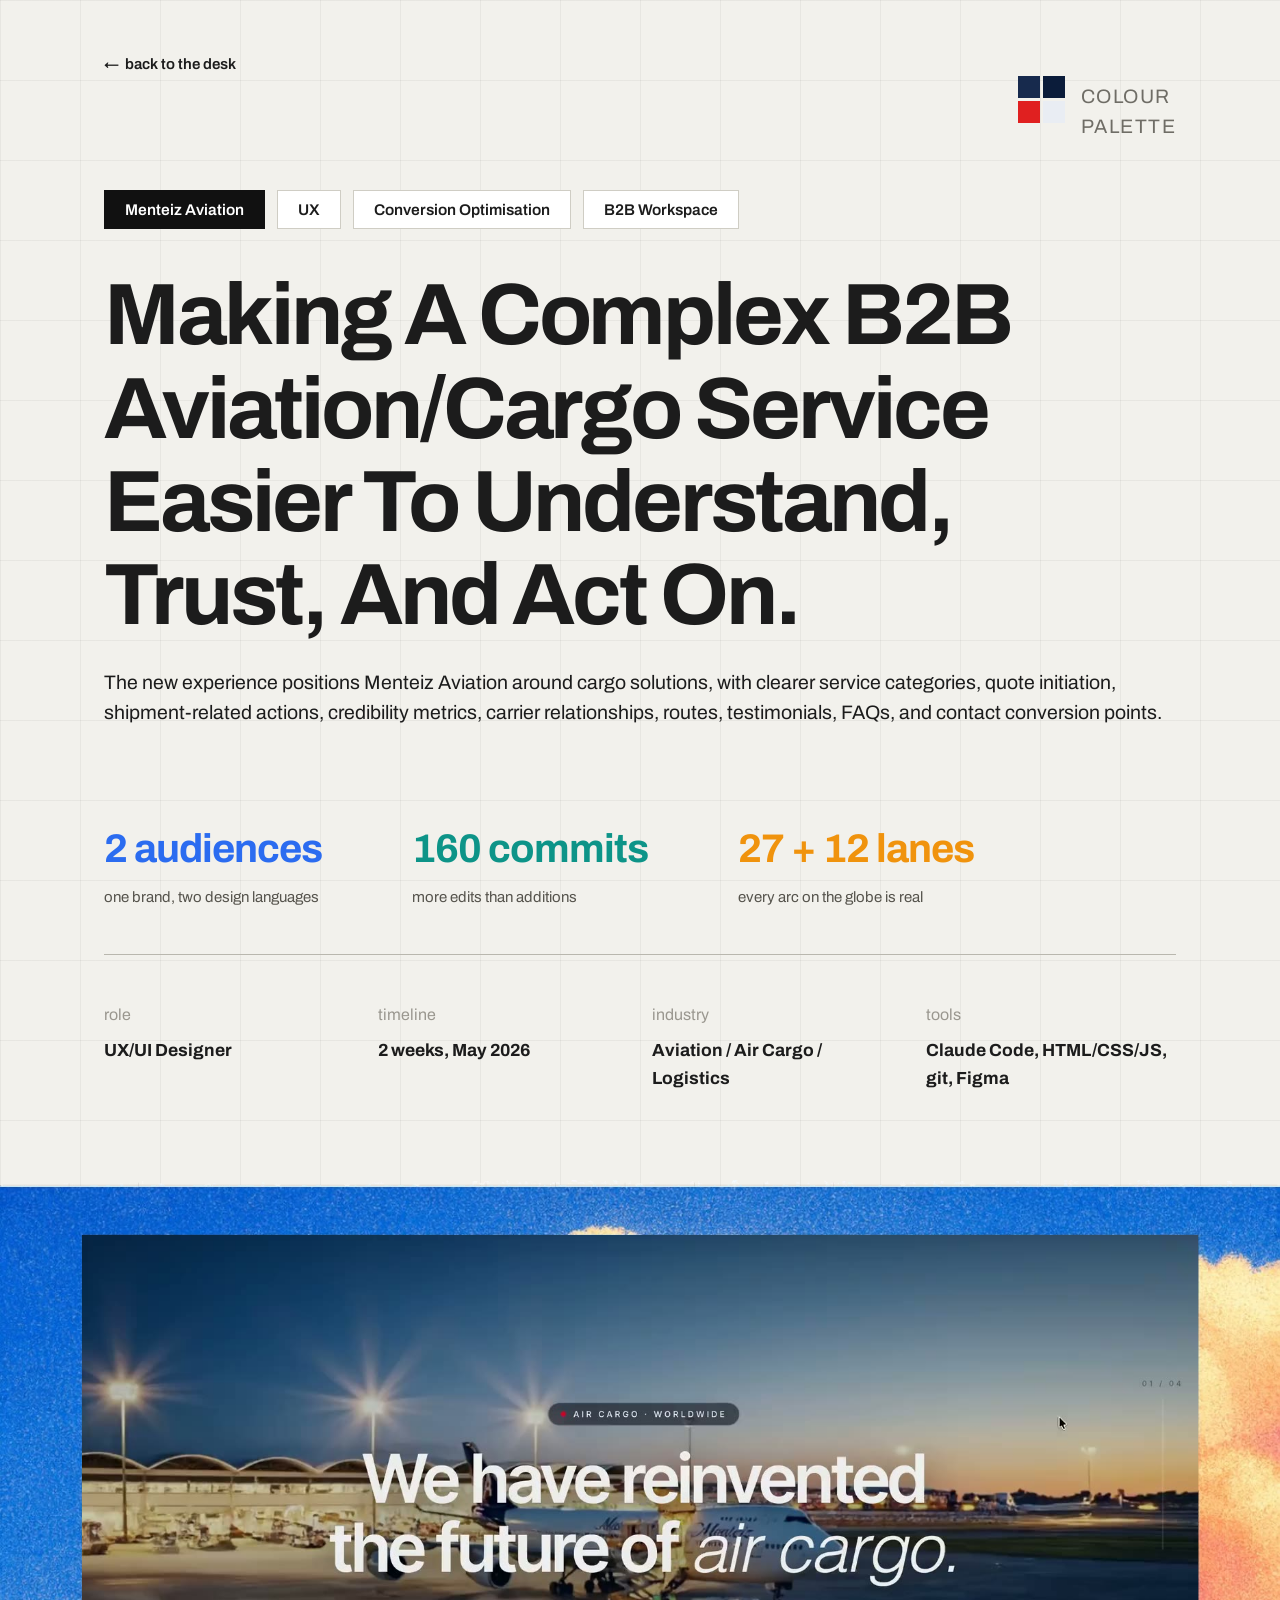
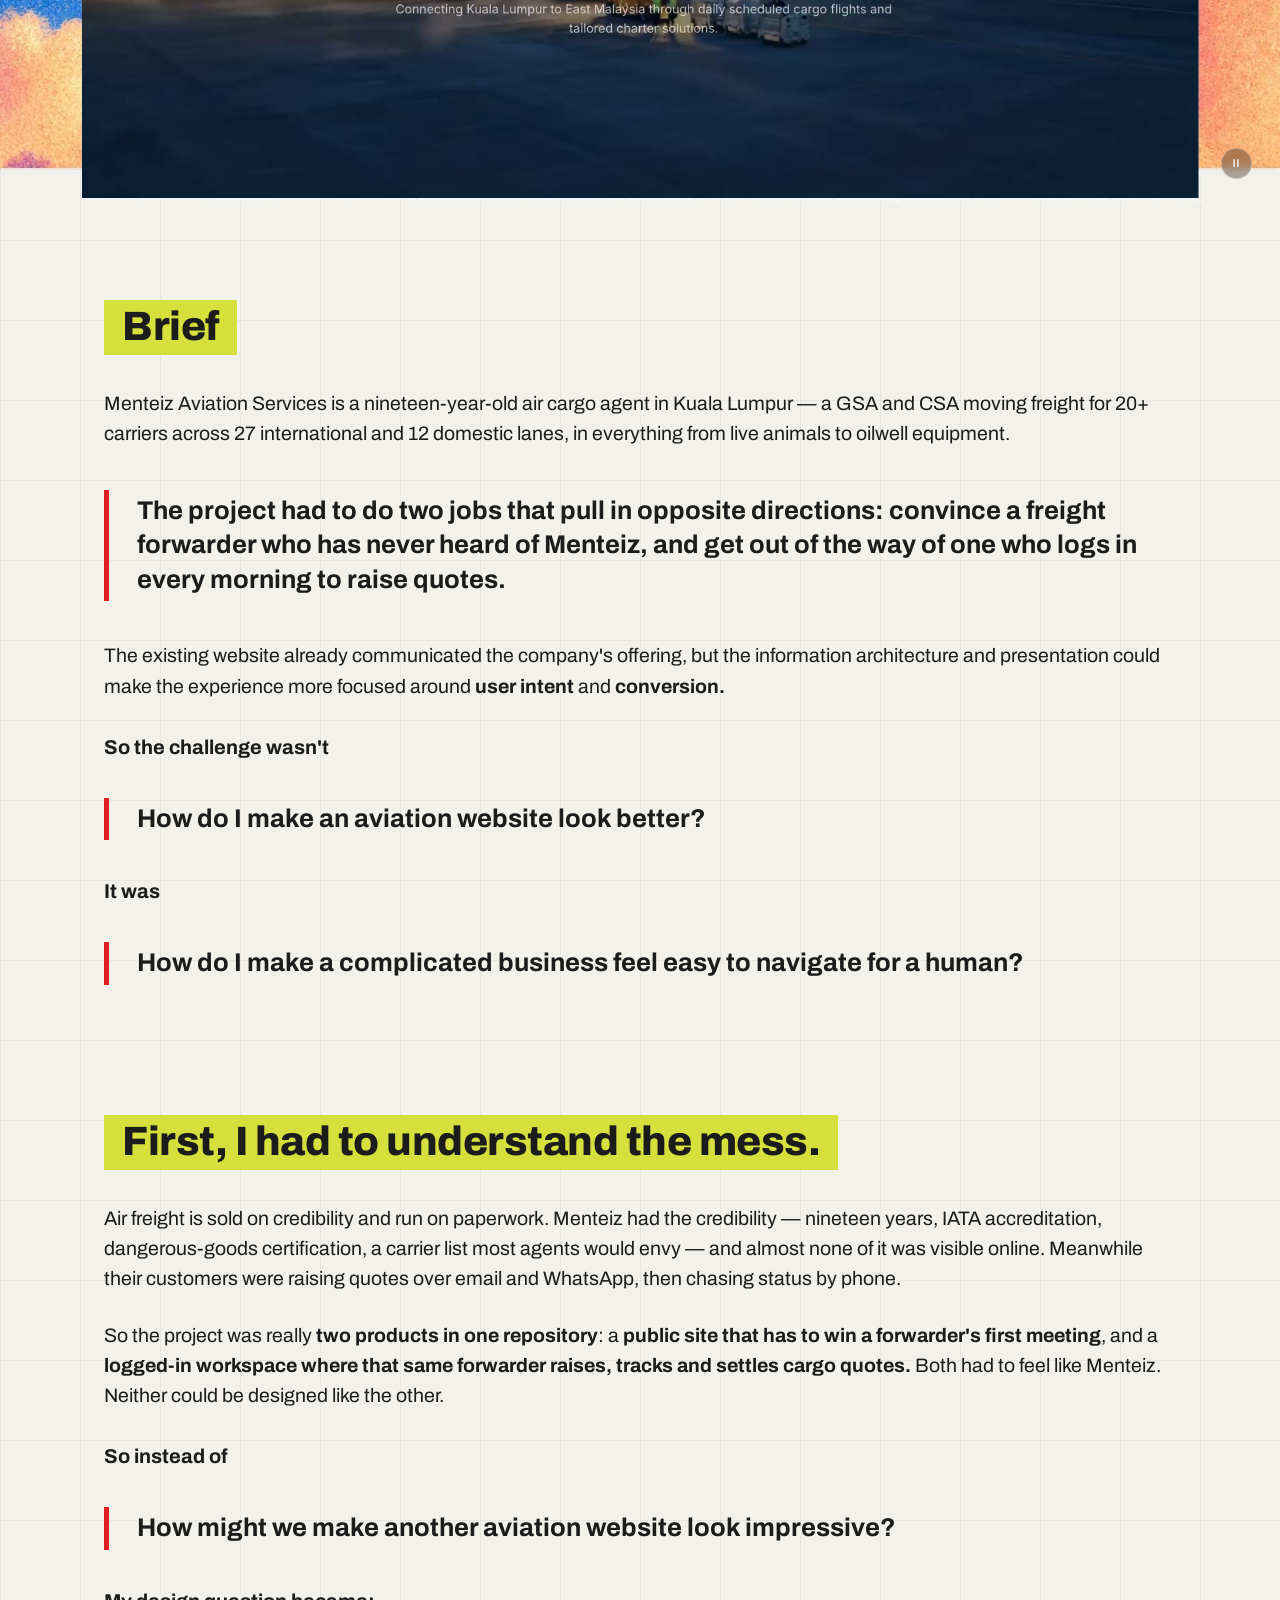
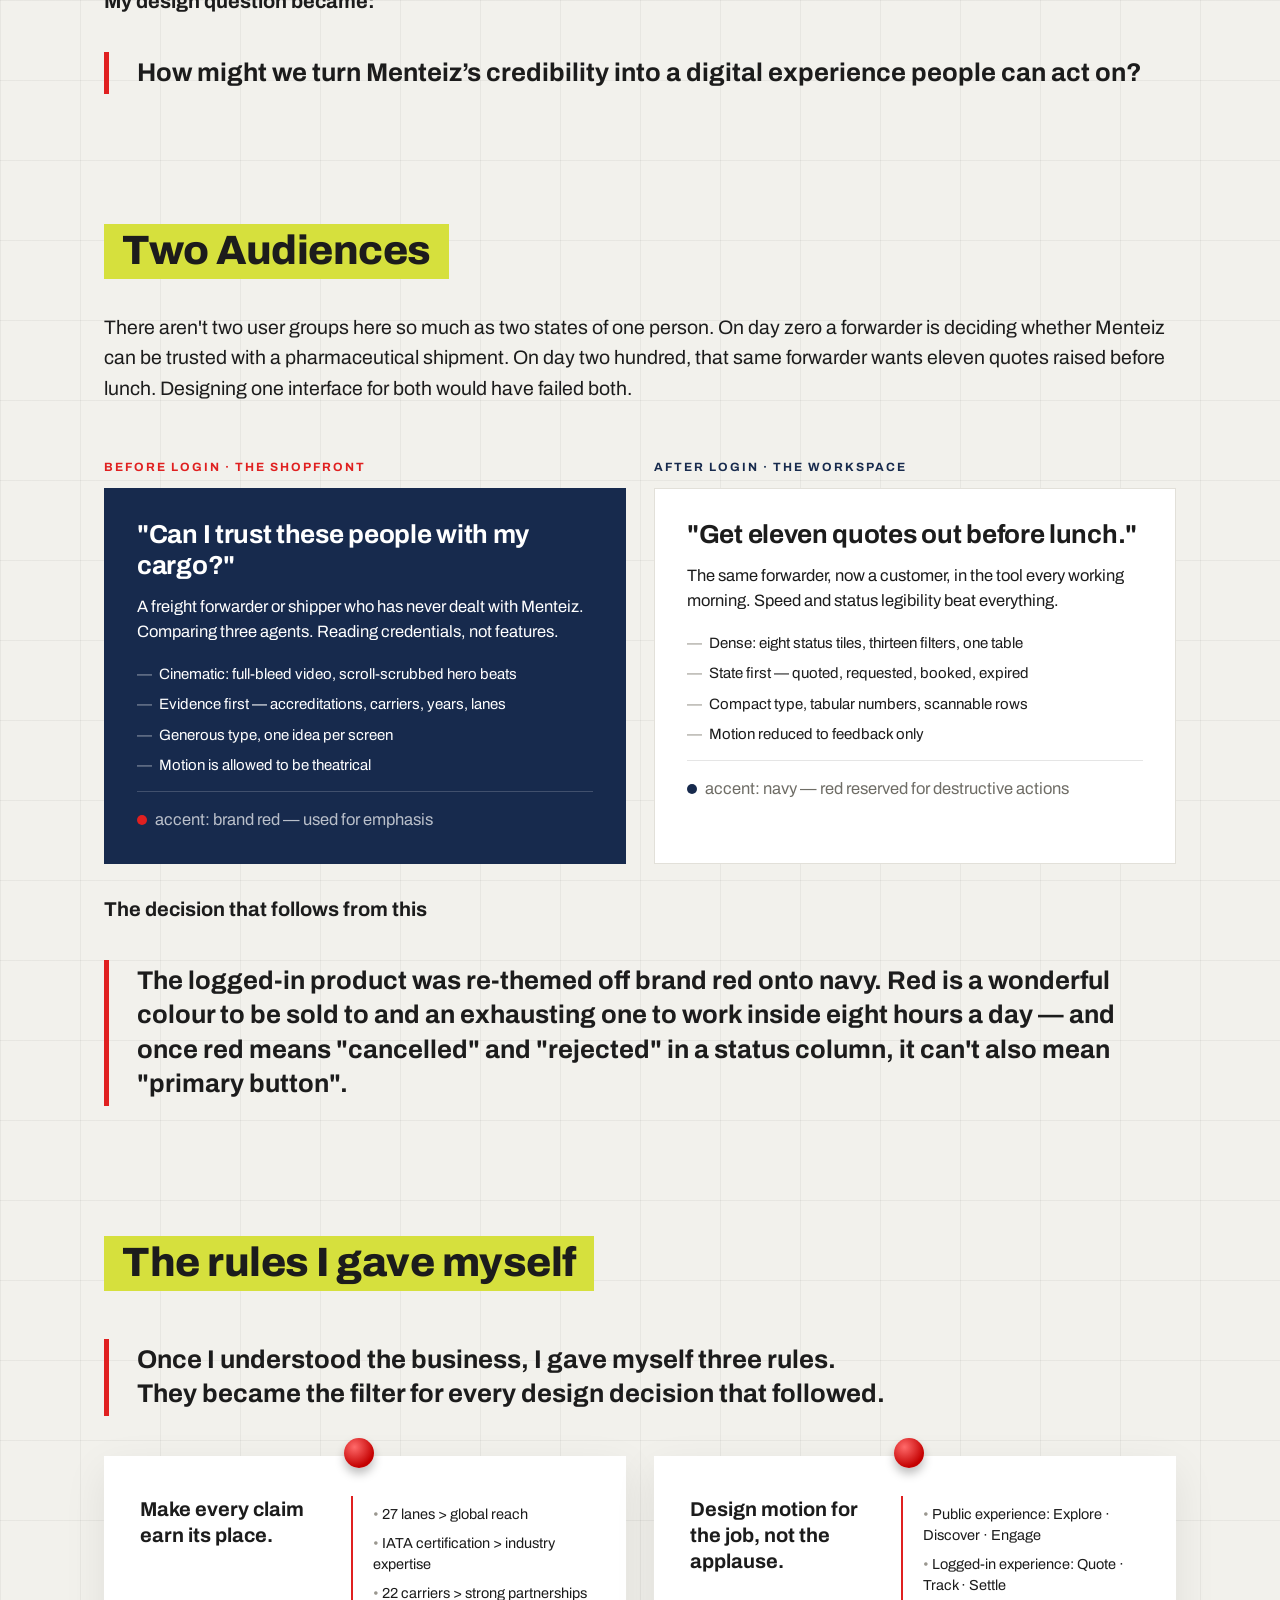
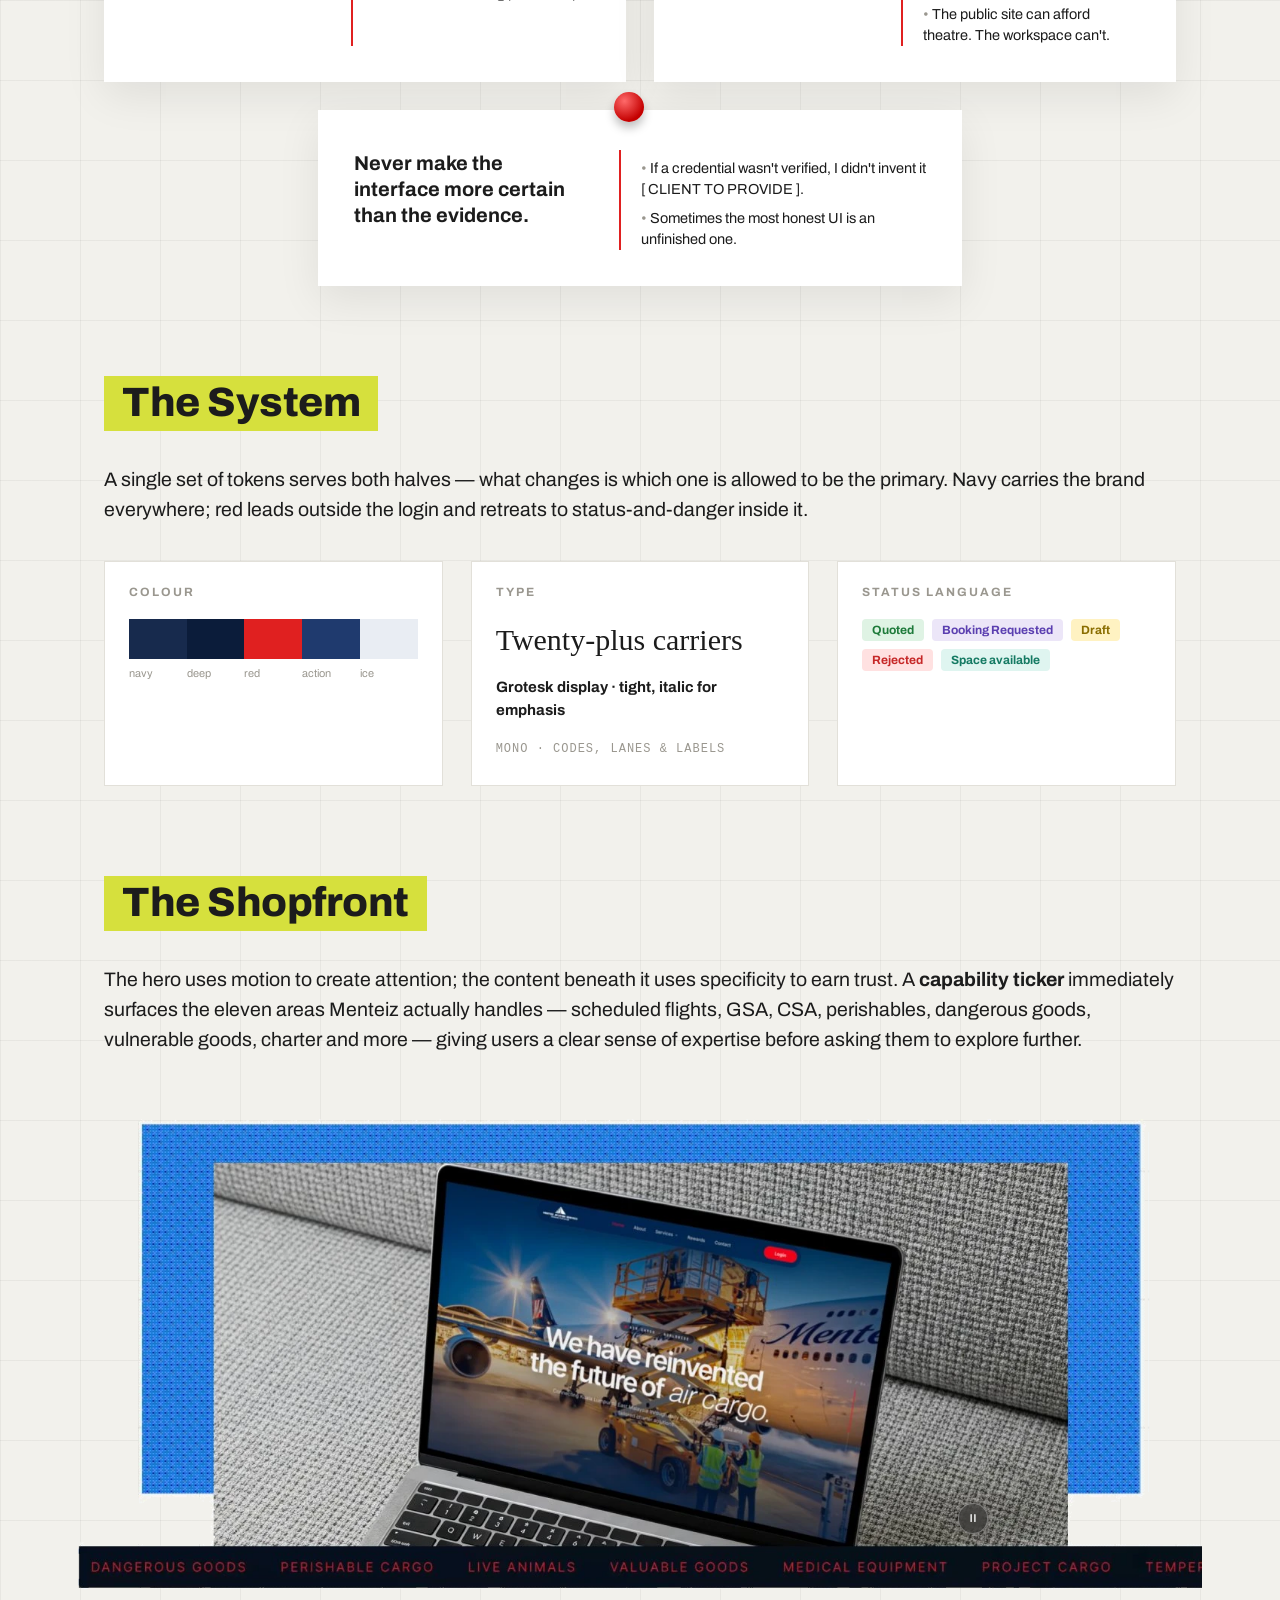
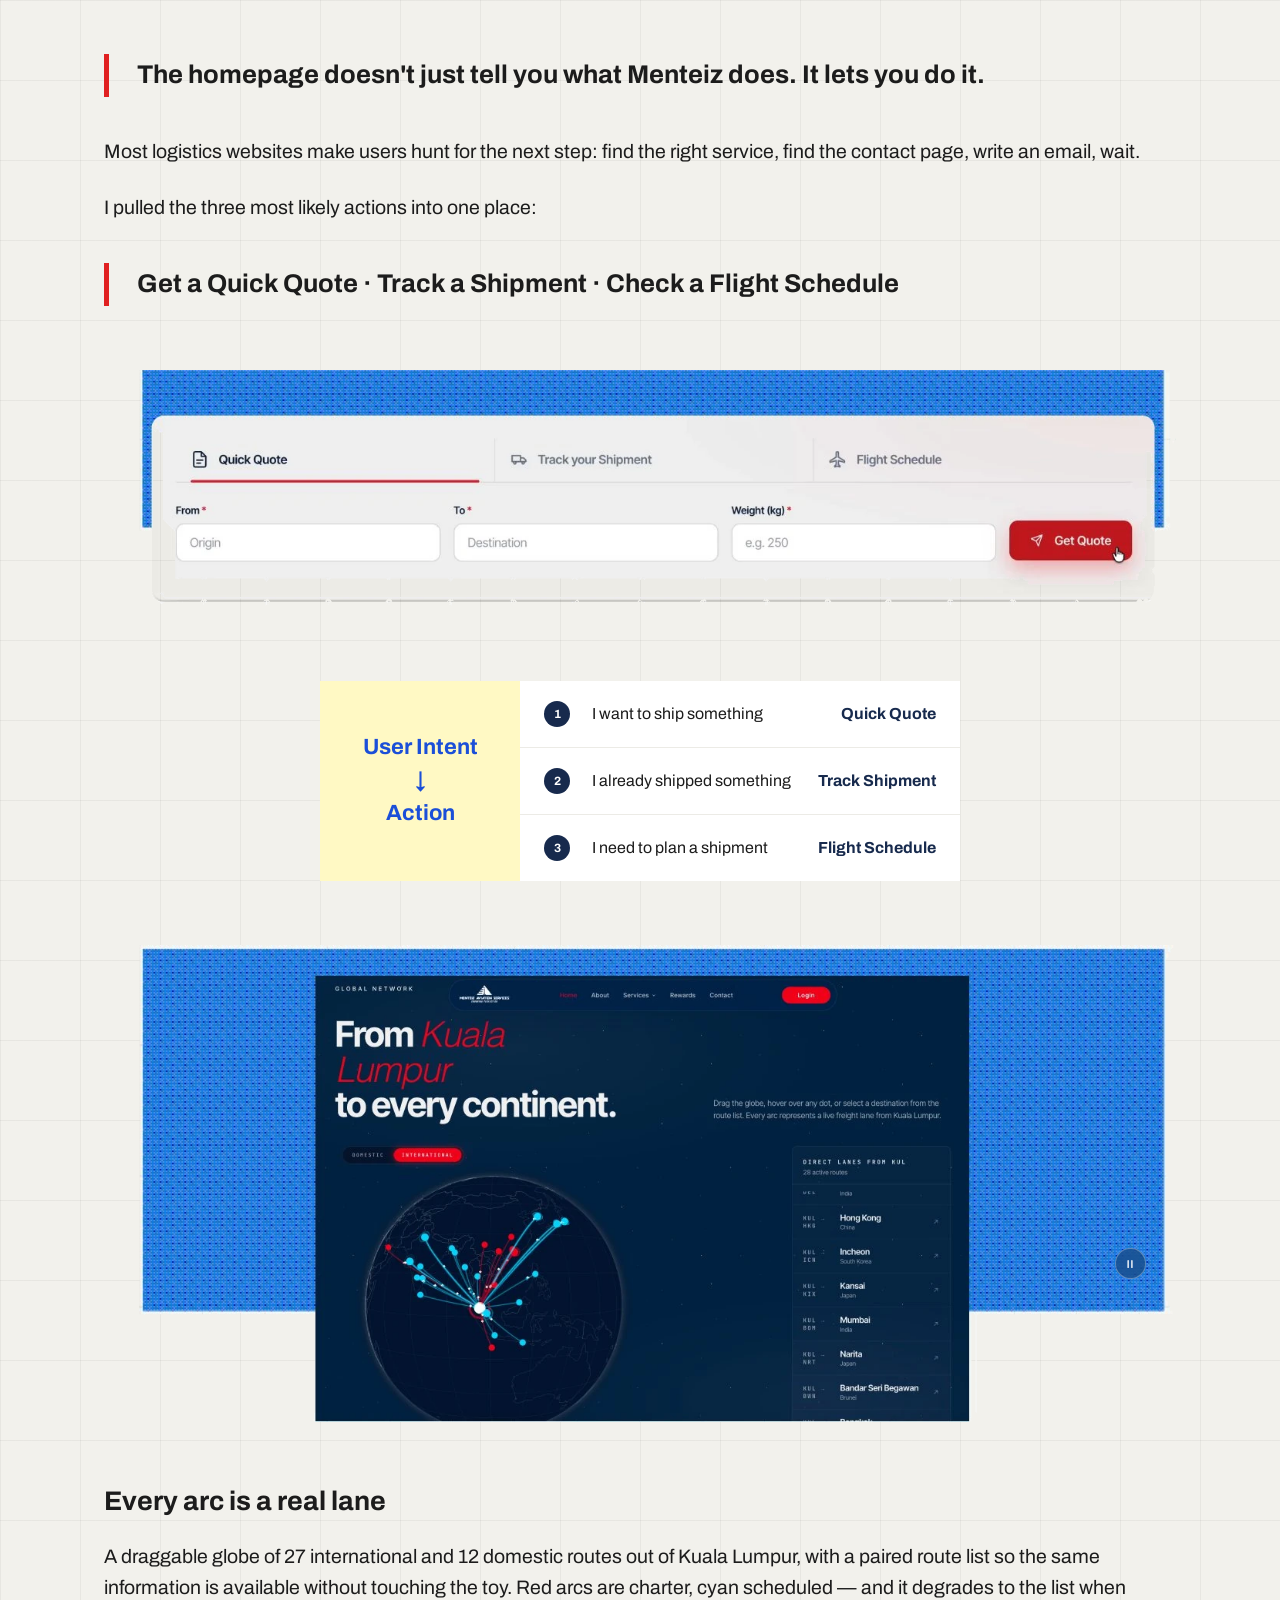
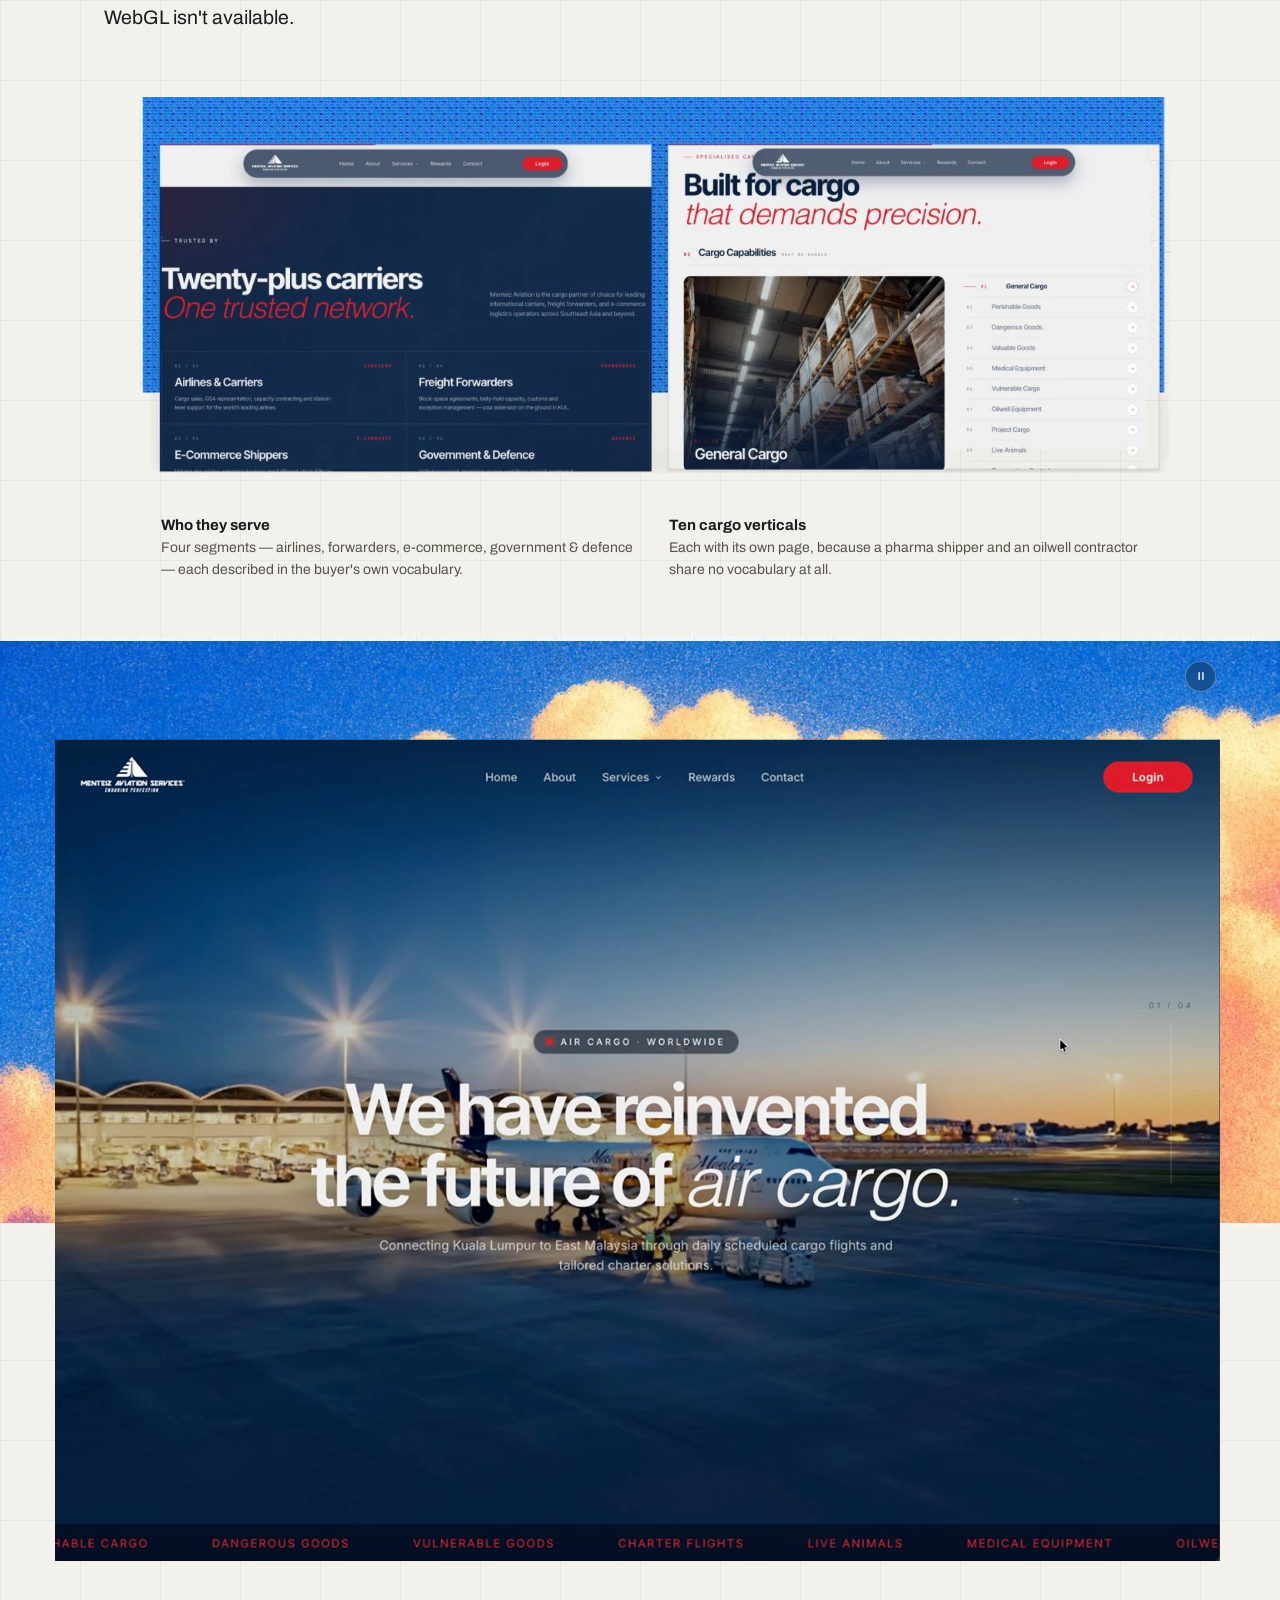
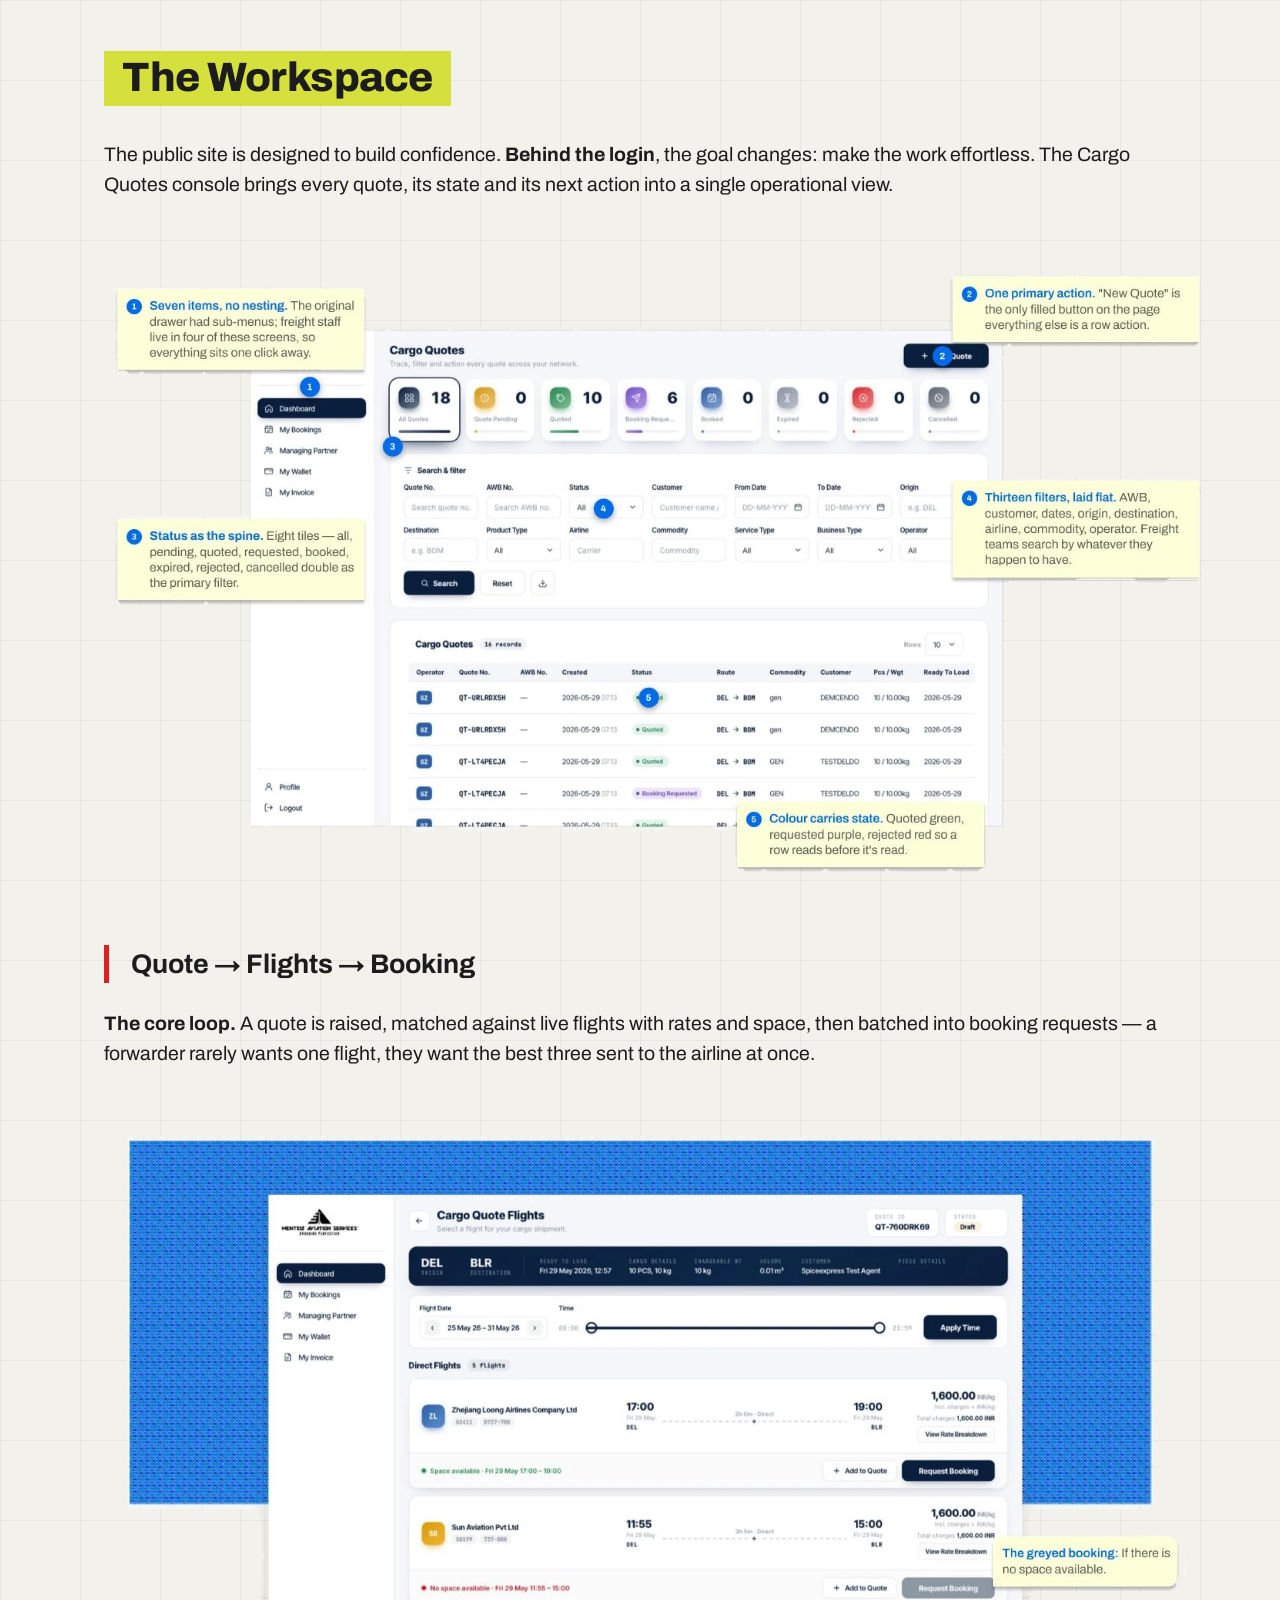
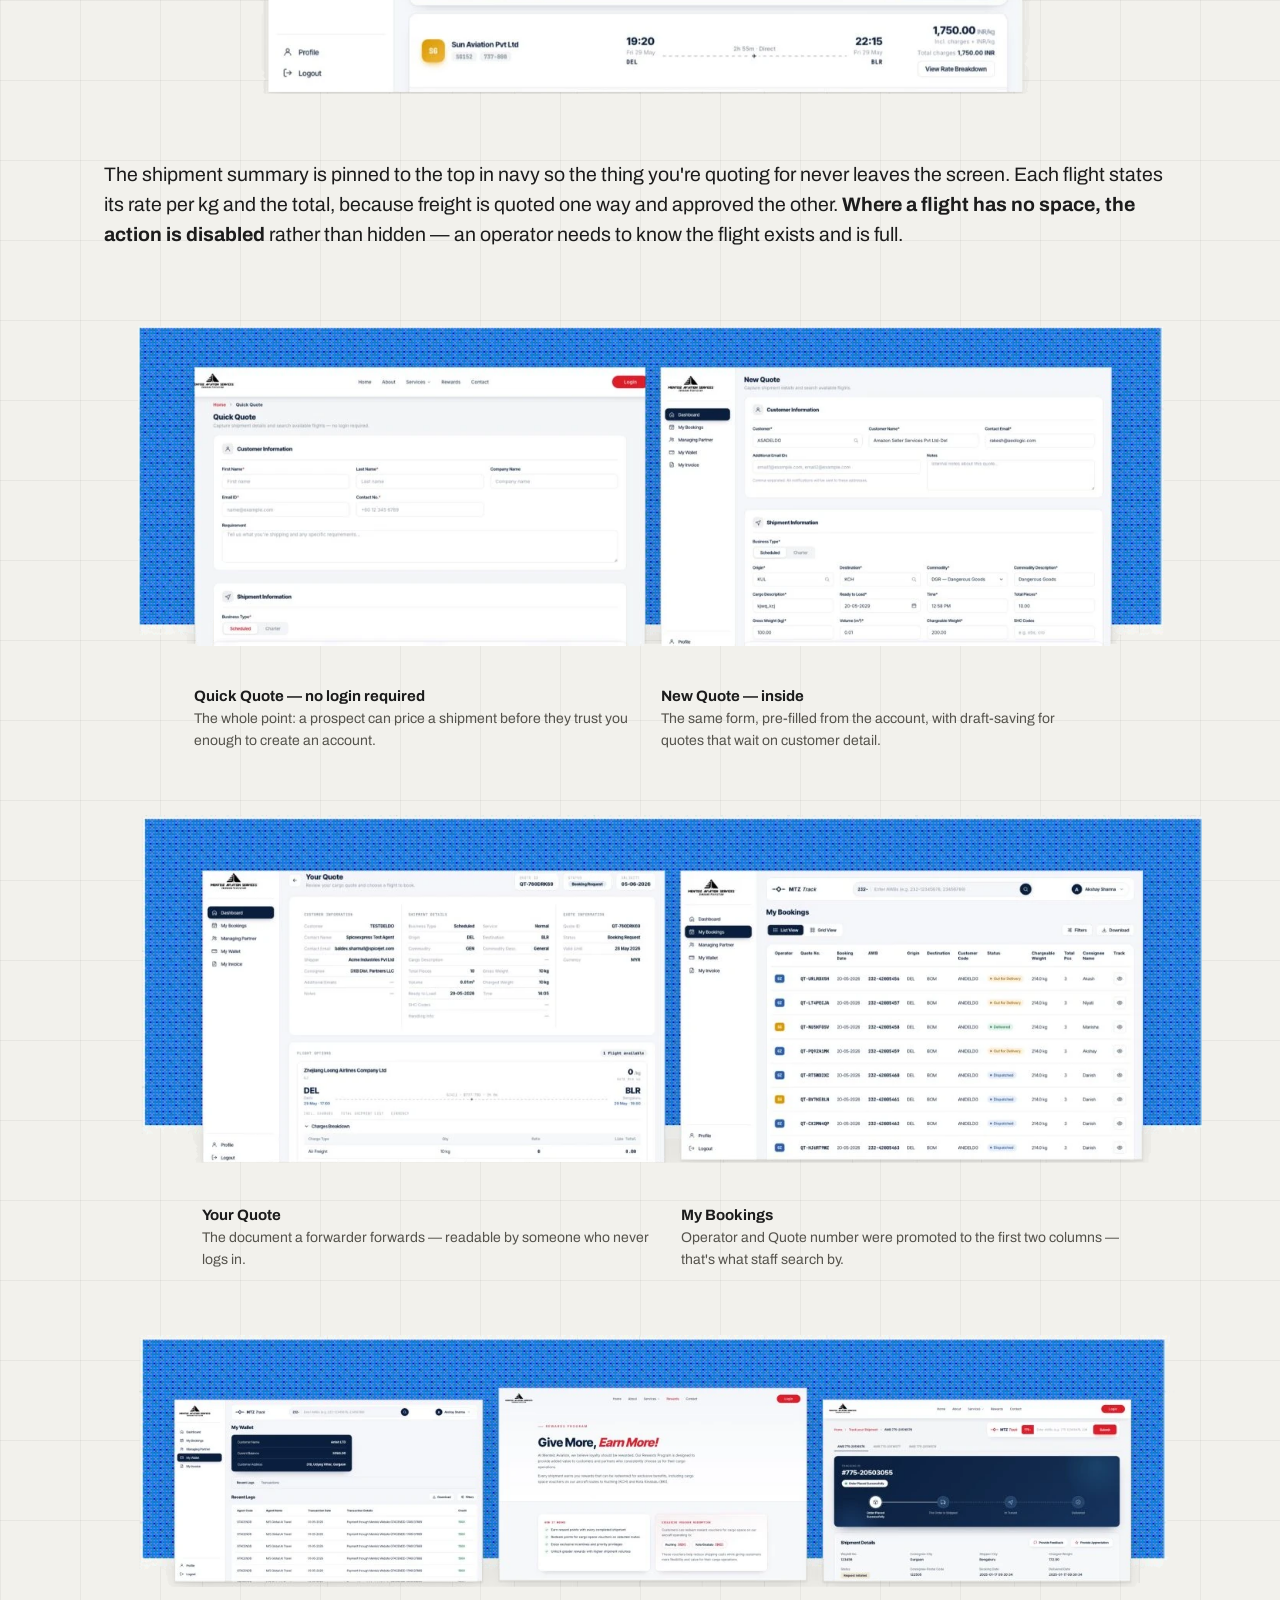
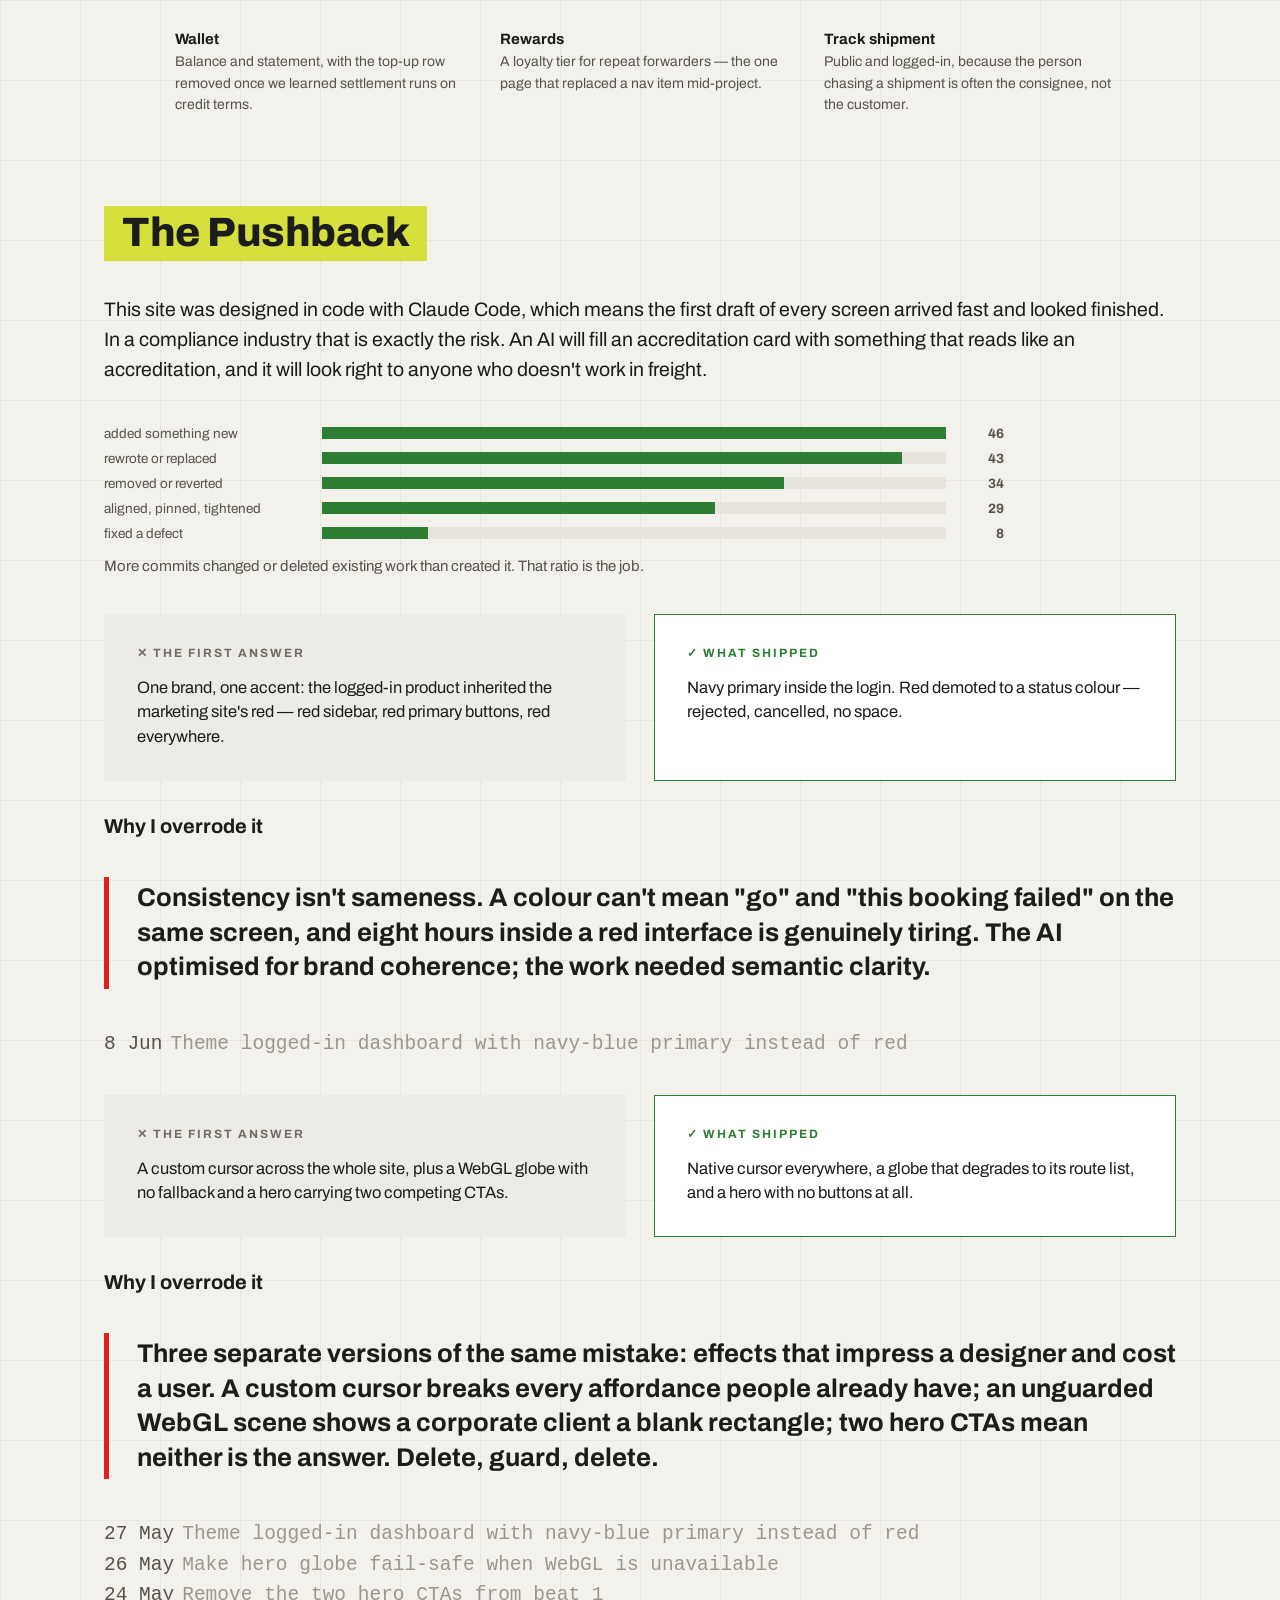
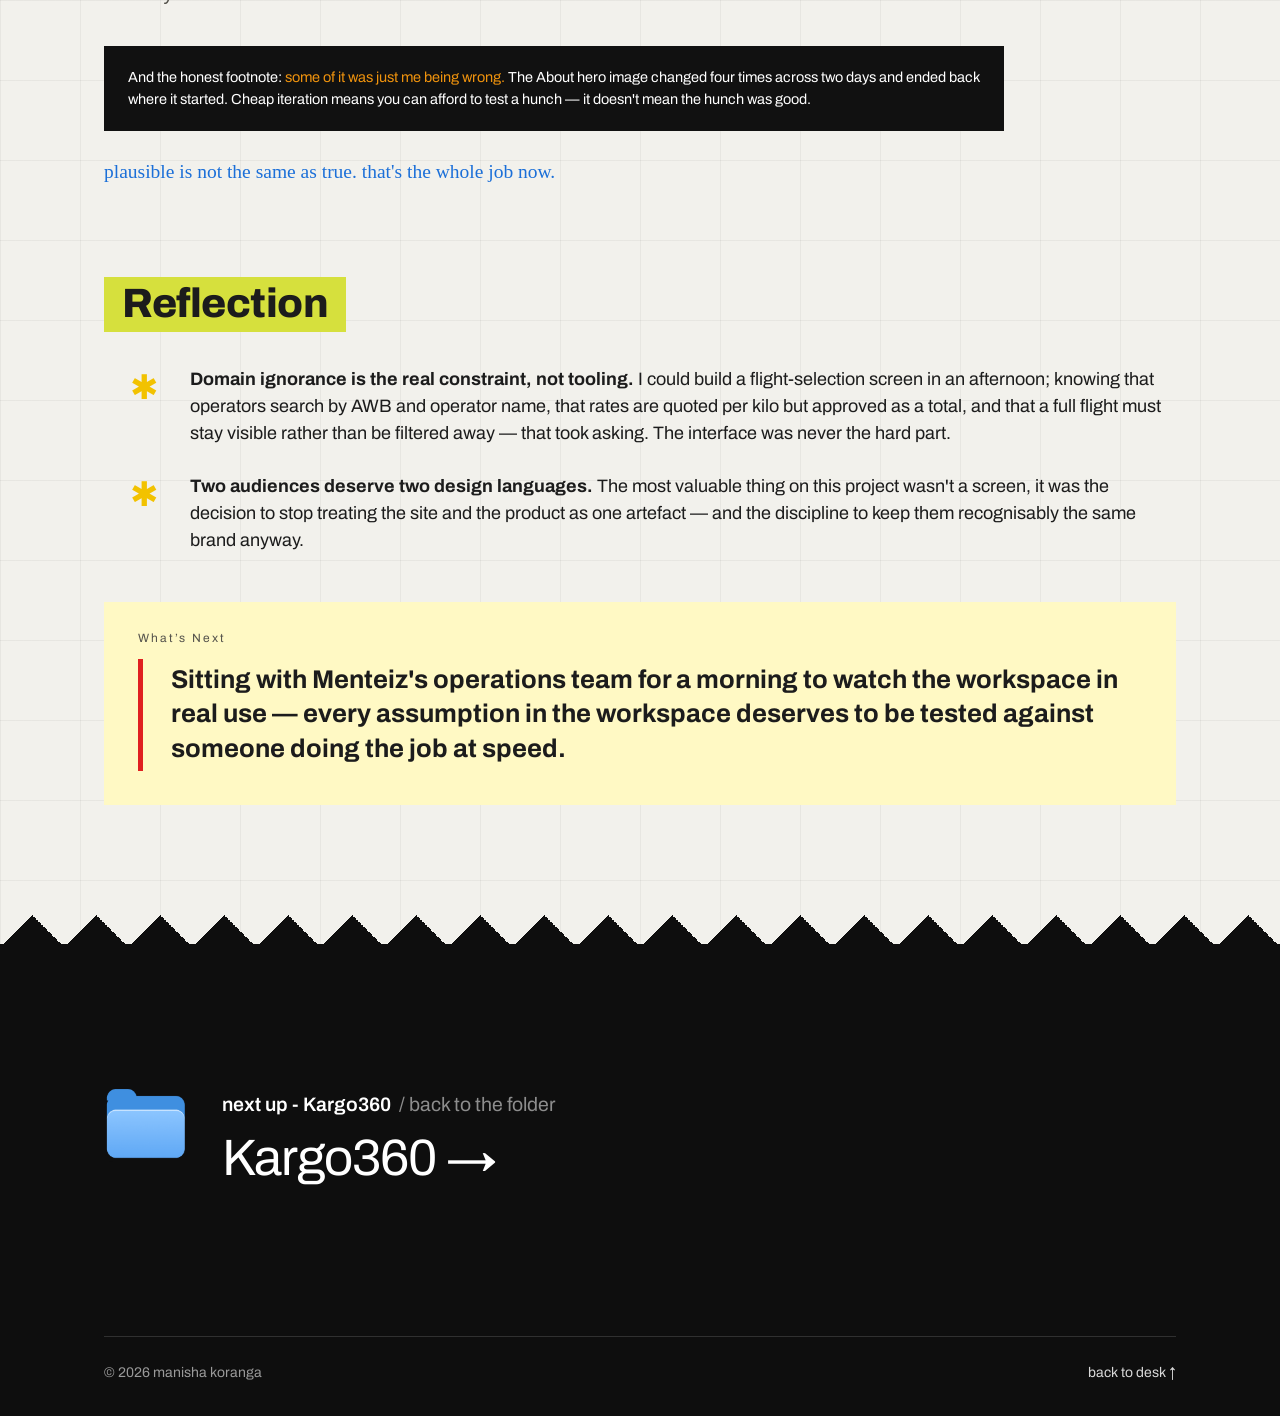
<file: menteiz.html>
<!DOCTYPE html>
<html lang="en">
<head>
<meta charset="UTF-8">
<meta name="viewport" content="width=device-width, initial-scale=1">
<title>Menteiz Aviation — Case Study — Manisha Koranga</title>
<link rel="icon" type="image/png" href="assets/favicon.png">
<link rel="apple-touch-icon" href="assets/apple-touch-icon.png">
<link rel="preconnect" href="https://fonts.googleapis.com">
<link rel="preconnect" href="https://fonts.gstatic.com" crossorigin>
<link href="https://fonts.googleapis.com/css2?family=Archivo:wght@300;400;600;700;800&family=Homemade+Apple&display=swap" rel="stylesheet">
<link rel="stylesheet" href="case.css?v=20261005e">
<script src="analytics.js?v=20260924d" defer></script>
</head>
<body class="cs" data-page="menteiz" data-case="Menteiz Aviation">
<div class="cs-page">
  <div class="wrap">

    <header class="cs-header">
      <a class="back" href="./">&larr;&nbsp; back to the desk</a>
      <div class="palette">
        <div class="swatches">
          <span style="background:#172a4d"></span><span style="background:#0b1c3a"></span>
          <span style="background:#e02020"></span><span style="background:#e9edf3"></span>
        </div>
        <p>COLOUR<br>PALETTE</p>
      </div>
    </header>

    <div class="chips">
      <span class="chip active">Menteiz Aviation</span>
      <span class="chip">UX</span>
      <span class="chip">Conversion Optimisation</span>
      <span class="chip">B2B Workspace</span>
    </div>

    <h1>Making A Complex B2B Aviation/Cargo Service Easier To Understand, Trust, And Act&nbsp;On.</h1>
    <p class="sub">The new experience positions Menteiz Aviation around cargo solutions, with clearer service categories, quote initiation, shipment-related actions, credibility metrics, carrier relationships, routes, testimonials, FAQs, and contact conversion points.</p>

    <div class="stats">
      <div class="stat"><p class="v blue">2 audiences</p><p class="c">one brand, two design languages</p></div>
      <div class="stat"><p class="v teal">160 commits</p><p class="c">more edits than additions</p></div>
      <div class="stat"><p class="v orange">27 + 12 lanes</p><p class="c">every arc on the globe is real</p></div>
    </div>

    <div class="meta">
      <div><p class="k">role</p><p class="d">UX/UI Designer</p></div>
      <div><p class="k">timeline</p><p class="d">2 weeks, May 2026</p></div>
      <div><p class="k">industry</p><p class="d">Aviation / Air Cargo / Logistics</p></div>
      <div><p class="k">tools</p><p class="d">Claude Code, HTML/CSS/JS, git, Figma</p></div>
    </div>
  </div>

  <!-- The site recording takes the hero screenshot's place (it is the recording's first frame) -->
  <div class="full full-video">
    <img src="assets/menteiz/hero.webp?v=2" alt="Menteiz Aviation homepage hero: We have reinvented the future of air cargo">
    <div class="screen-video menteiz-shot">
      <video src="assets/projects/menteiz.mp4?v=2" poster="assets/projects/menteiz-poster.jpg?v=2" muted playsinline loop preload="none" aria-label="Screen recording: scrolling the Menteiz Aviation site"></video>
    </div>
    <button class="video-toggle on-photo" type="button" aria-label="Pause video">
      <svg class="icon-pause" viewBox="0 0 16 16" aria-hidden="true"><path d="M5.5 3.5v9M10.5 3.5v9"/></svg>
      <svg class="icon-play" viewBox="0 0 16 16" aria-hidden="true"><path d="M5 3.2v9.6L12.6 8z"/></svg>
    </button>
  </div>

  <div class="wrap">
    <h2 class="hl">Brief</h2>
    <p>Menteiz Aviation Services is a nineteen-year-old air cargo agent in Kuala Lumpur &mdash; a GSA and CSA moving freight for 20+ carriers across 27 international and 12 domestic lanes, in everything from live animals to oilwell equipment.</p>
    <blockquote>The project had to do two jobs that pull in opposite directions: convince a freight forwarder who has never heard of Menteiz, and get out of the way of one who logs in every morning to raise quotes.</blockquote>
    <p>The existing website already communicated the company's offering, but the information architecture and presentation could make the experience more focused around <strong>user intent</strong> and <strong>conversion.</strong></p>
    <h4>So the challenge wasn't</h4>
    <blockquote>How do I make an aviation website look better?</blockquote>
    <h4>It was</h4>
    <blockquote>How do I make a complicated business feel easy to navigate for a human?</blockquote>

    <h2 class="hl">First, I had to understand the mess.</h2>
    <p>Air freight is sold on credibility and run on paperwork. Menteiz had the credibility &mdash; nineteen years, IATA accreditation, dangerous-goods certification, a carrier list most agents would envy &mdash; and almost none of it was visible online. Meanwhile their customers were raising quotes over email and WhatsApp, then chasing status by phone.</p>
    <p>So the project was really <strong>two products in one repository</strong>: a <strong>public site that has to win a forwarder's first meeting</strong>, and a <strong>logged-in workspace where that same forwarder raises, tracks and settles cargo quotes.</strong> Both had to feel like Menteiz. Neither could be designed like the other.</p>
    <h4>So instead of</h4>
    <blockquote>How might we make another aviation website look impressive?</blockquote>
    <h4>My design question became:</h4>
    <blockquote>How might we turn Menteiz&rsquo;s credibility into a digital experience people can act on?</blockquote>

    <h2 class="hl">Two Audiences</h2>
    <p>There aren't two user groups here so much as two states of one person. On day zero a forwarder is deciding whether Menteiz can be trusted with a pharmaceutical shipment. On day two hundred, that same forwarder wants eleven quotes raised before lunch. Designing one interface for both would have failed both.</p>
    <div class="pair-labels"><span style="color:#e02020">before login &middot; the shopfront</span><span style="color:#172a4d">after login &middot; the workspace</span></div>
    <div class="pair" style="margin-top:14px">
      <div class="card navy">
        <h5>"Can I trust these people with my cargo?"</h5>
        <p>A freight forwarder or shipper who has never dealt with Menteiz. Comparing three agents. Reading credentials, not features.</p>
        <ul>
          <li>Cinematic: full-bleed video, scroll-scrubbed hero beats</li>
          <li>Evidence first &mdash; accreditations, carriers, years, lanes</li>
          <li>Generous type, one idea per screen</li>
          <li>Motion is allowed to be theatrical</li>
        </ul>
        <p class="accent"><i style="background:#e02020"></i>accent: brand red &mdash; used for emphasis</p>
      </div>
      <div class="card">
        <h5>"Get eleven quotes out before lunch."</h5>
        <p>The same forwarder, now a customer, in the tool every working morning. Speed and status legibility beat everything.</p>
        <ul>
          <li>Dense: eight status tiles, thirteen filters, one table</li>
          <li>State first &mdash; quoted, requested, booked, expired</li>
          <li>Compact type, tabular numbers, scannable rows</li>
          <li>Motion reduced to feedback only</li>
        </ul>
        <p class="accent"><i style="background:#172a4d"></i>accent: navy &mdash; red reserved for destructive actions</p>
      </div>
    </div>
    <h4>The decision that follows from this</h4>
    <blockquote>The logged-in product was re-themed off brand red onto navy. Red is a wonderful colour to be sold to and an exhausting one to work inside eight hours a day &mdash; and once red means "cancelled" and "rejected" in a status column, it can't also mean "primary button".</blockquote>

    <h2 class="hl">The rules I gave myself</h2>
    <blockquote>Once I understood the business, I gave myself three rules.<br>They became the filter for every design decision that followed.</blockquote>
    <div class="rules">
      <div class="rule">
        <h5>Make every claim earn its place.</h5>
        <ul><li>27 lanes &gt; global reach</li><li>IATA certification &gt; industry expertise</li><li>22 carriers &gt; strong partnerships</li></ul>
      </div>
      <div class="rule">
        <h5>Design motion for the job, not the applause.</h5>
        <ul><li>Public experience: Explore &middot; Discover &middot; Engage</li><li>Logged-in experience: Quote &middot; Track &middot; Settle</li><li>The public site can afford theatre. The workspace can't.</li></ul>
      </div>
      <div class="rule solo">
        <h5>Never make the interface more certain than the evidence.</h5>
        <ul><li>If a credential wasn't verified, I didn't invent it [ CLIENT TO PROVIDE ].</li><li>Sometimes the most honest UI is an unfinished one.</li></ul>
      </div>
    </div>

    <h2 class="hl">The System</h2>
    <p>A single set of tokens serves both halves &mdash; what changes is which one is allowed to be the primary. Navy carries the brand everywhere; red leads outside the login and retreats to status-and-danger inside it.</p>
    <div class="tokens">
      <div class="token">
        <p class="kicker">colour</p>
        <div class="swatch-row"><span style="background:#172a4d"></span><span style="background:#0b1c3a"></span><span style="background:#e02020"></span><span style="background:#1f3a6e"></span><span style="background:#e9edf3"></span></div>
        <div class="swatch-names"><span>navy</span><span>deep</span><span>red</span><span>action</span><span>ice</span></div>
      </div>
      <div class="token">
        <p class="kicker">type</p>
        <p class="serif">Twenty-plus carriers</p>
        <p style="margin-top:12px;font-size:15px;font-weight:700">Grotesk display &middot; tight, italic for emphasis</p>
        <p class="mono">MONO &middot; CODES, LANES &amp; LABELS</p>
      </div>
      <div class="token">
        <p class="kicker">status language</p>
        <div class="chips-status"><span class="st-green">Quoted</span><span class="st-purple">Booking Requested</span><span class="st-yellow">Draft</span><span class="st-red">Rejected</span><span class="st-teal">Space available</span></div>
      </div>
    </div>

    <h2 class="hl">The Shopfront</h2>
    <p>The hero uses motion to create attention; the content beneath it uses specificity to earn trust. A <strong>capability ticker</strong> immediately surfaces the eleven areas Menteiz actually handles &mdash; scheduled flights, GSA, CSA, perishables, dangerous goods, vulnerable goods, charter and more &mdash; giving users a clear sense of expertise before asking them to explore further.</p>
    <!-- The homepage recording plays on the angled MacBook's screen -->
    <div class="fig full-video" data-w="1492">
      <img src="assets/menteiz/shopfront.webp?v=2" alt="Menteiz homepage on a MacBook with the capability ticker beneath">
      <div class="screen-video menteiz-tilt">
        <video src="assets/projects/menteiz-shopfront.mp4?v=1" muted playsinline loop preload="none" aria-label="Screen recording: scrolling the Menteiz Aviation homepage"></video>
      </div>
      <div class="screen-video menteiz-ticker">
        <video src="assets/projects/menteiz-ticker.mp4?v=1" muted playsinline loop preload="none" aria-hidden="true"></video>
      </div>
      <button class="video-toggle on-photo" type="button" aria-label="Pause video">
        <svg class="icon-pause" viewBox="0 0 16 16" aria-hidden="true"><path d="M5.5 3.5v9M10.5 3.5v9"/></svg>
        <svg class="icon-play" viewBox="0 0 16 16" aria-hidden="true"><path d="M5 3.2v9.6L12.6 8z"/></svg>
      </button>
    </div>
    <blockquote>The homepage doesn't just tell you what Menteiz does. It lets you do it.</blockquote>
    <p>Most logistics websites make users hunt for the next step: find the right service, find the contact page, write an email, wait.</p>
    <p>I pulled the three most likely actions into one place:</p>
    <blockquote>Get a Quick Quote &middot; Track a Shipment &middot; Check a Flight Schedule</blockquote>
    <img class="fig" src="assets/menteiz/quickquote.webp?v=2" alt="Quick Quote, Track your Shipment and Flight Schedule tabs on the homepage">
    <div class="intent">
      <div class="side">User Intent<br>&darr;<br>Action</div>
      <div class="rows">
        <div class="row"><span class="n">1</span><span>I want to ship something</span><b>Quick Quote</b></div>
        <div class="row"><span class="n">2</span><span>I already shipped something</span><b>Track Shipment</b></div>
        <div class="row"><span class="n">3</span><span>I need to plan a shipment</span><b>Flight Schedule</b></div>
      </div>
    </div>
    <!-- The global-network recording plays in place of the page screenshot -->
    <div class="fig full-video">
      <img src="assets/menteiz/globe.webp?v=2" alt="Global network page: draggable globe with lanes out of Kuala Lumpur and a paired route list">
      <div class="screen-video menteiz-globe">
        <video src="assets/projects/menteiz-globe.mp4?v=1" muted playsinline loop preload="none" aria-label="Screen recording: rotating the globe and switching between international and domestic lanes"></video>
      </div>
      <button class="video-toggle on-photo" type="button" aria-label="Pause video">
        <svg class="icon-pause" viewBox="0 0 16 16" aria-hidden="true"><path d="M5.5 3.5v9M10.5 3.5v9"/></svg>
        <svg class="icon-play" viewBox="0 0 16 16" aria-hidden="true"><path d="M5 3.2v9.6L12.6 8z"/></svg>
      </button>
    </div>
    <h3 style="margin-top:0">Every arc is a real lane</h3>
    <p>A draggable globe of 27 international and 12 domestic routes out of Kuala Lumpur, with a paired route list so the same information is available without touching the toy. Red arcs are charter, cyan scheduled &mdash; and it degrades to the list when WebGL isn't available.</p>
    <img class="fig" src="assets/menteiz/segments.webp?v=2" alt="Who they serve and Built for cargo pages">
    <div class="cap-row c2 aligned" style="--cols: 7.41% 43.48% 1.65% 42.80% 1fr">
      <div class="cap"><h6>Who they serve</h6><p>Four segments &mdash; airlines, forwarders, e-commerce, government &amp; defence &mdash; each described in the buyer's own vocabulary.</p></div>
      <div class="cap"><h6>Ten cargo verticals</h6><p>Each with its own page, because a pharma shipper and an oilwell contractor share no vocabulary at all.</p></div>
    </div>
  </div>

  <!-- The login-to-booking recording plays in place of the hero crop -->
  <div class="full full-video menteiz-work">
    <img src="assets/menteiz/reinvented.webp?v=2" alt="Menteiz hero: We have reinvented the future of air cargo">
    <div class="screen-video menteiz-work">
      <video src="assets/projects/menteiz-workspace.mp4?v=1" poster="assets/projects/menteiz-workspace-poster.jpg?v=1" muted playsinline loop preload="none" aria-label="Screen recording: logging in from the Menteiz homepage and requesting a booking in the workspace"></video>
    </div>
    <button class="video-toggle on-photo" type="button" aria-label="Pause video">
      <svg class="icon-pause" viewBox="0 0 16 16" aria-hidden="true"><path d="M5.5 3.5v9M10.5 3.5v9"/></svg>
      <svg class="icon-play" viewBox="0 0 16 16" aria-hidden="true"><path d="M5 3.2v9.6L12.6 8z"/></svg>
    </button>
  </div>

  <div class="wrap">
    <h2 class="hl">The Workspace</h2>
    <p>The public site is designed to build confidence. <strong>Behind the login</strong>, the goal changes: make the work effortless. The Cargo Quotes console brings every quote, its state and its next action into a single operational view.</p>
    <img class="fig" src="assets/menteiz/console.webp?v=2" alt="Cargo Quotes console with five annotations">

    <h3 class="ruled">Quote &rarr; Flights &rarr; Booking</h3>
    <p><strong>The core loop.</strong> A quote is raised, matched against live flights with rates and space, then batched into booking requests &mdash; a forwarder rarely wants one flight, they want the best three sent to the airline at once.</p>
    <img class="fig" src="assets/menteiz/flights.webp?v=2" alt="Cargo Quote Flights screen with the shipment summary pinned in navy and a greyed-out booking where there is no space">
    <p>The shipment summary is pinned to the top in navy so the thing you're quoting for never leaves the screen. Each flight states its rate per kg and the total, because freight is quoted one way and approved the other. <strong>Where a flight has no space, the action is disabled</strong> rather than hidden &mdash; an operator needs to know the flight exists and is full.</p>

    <img class="fig" src="assets/menteiz/quotes.webp?v=2" alt="Quick Quote without login beside New Quote inside the workspace">
    <div class="cap-row c2 aligned" style="--cols: 10.36% 40.12% 1.37% 40.06% 1fr">
      <div class="cap"><h6>Quick Quote &mdash; no login required</h6><p>The whole point: a prospect can price a shipment before they trust you enough to create an account.</p></div>
      <div class="cap"><h6>New Quote &mdash; inside</h6><p>The same form, pre-filled from the account, with draft-saving for quotes that wait on customer detail.</p></div>
    </div>
    <img class="fig" src="assets/menteiz/bookings.webp?v=2" alt="Your Quote document and My Bookings table">
    <div class="cap-row c2 aligned" style="--cols: 11.06% 41.14% 1.42% 41.06% 1fr">
      <div class="cap"><h6>Your Quote</h6><p>The document a forwarder forwards &mdash; readable by someone who never logs in.</p></div>
      <div class="cap"><h6>My Bookings</h6><p>Operator and Quote number were promoted to the first two columns &mdash; that's what staff search by.</p></div>
    </div>
    <img class="fig" src="assets/menteiz/wallet.webp?v=2" alt="Wallet, Rewards and Track shipment screens">
    <div class="cap-row c3 aligned" style="--cols: 8.64% 27.30% 1.58% 27.23% 1.64% 27.23% 1fr">
      <div class="cap"><h6>Wallet</h6><p>Balance and statement, with the top-up row removed once we learned settlement runs on credit terms.</p></div>
      <div class="cap"><h6>Rewards</h6><p>A loyalty tier for repeat forwarders &mdash; the one page that replaced a nav item mid-project.</p></div>
      <div class="cap"><h6>Track shipment</h6><p>Public and logged-in, because the person chasing a shipment is often the consignee, not the customer.</p></div>
    </div>

    <h2 class="hl">The Pushback</h2>
    <p>This site was designed in code with Claude Code, which means the first draft of every screen arrived fast and looked finished. In a compliance industry that is exactly the risk. An AI will fill an accreditation card with something that reads like an accreditation, and it will look right to anyone who doesn't work in freight.</p>
    <div class="bars">
      <div class="bar"><span>added something new</span><i style="--w:100%"></i><b>46</b></div>
      <div class="bar"><span>rewrote or replaced</span><i style="--w:93%"></i><b>43</b></div>
      <div class="bar"><span>removed or reverted</span><i style="--w:74%"></i><b>34</b></div>
      <div class="bar"><span>aligned, pinned, tightened</span><i style="--w:63%"></i><b>29</b></div>
      <div class="bar"><span>fixed a defect</span><i style="--w:17%"></i><b>8</b></div>
    </div>
    <p class="fig-caption">More commits changed or deleted existing work than created it. That ratio is the job.</p>

    <div class="pair">
      <div class="card no"><p class="kicker">the first answer</p><p>One brand, one accent: the logged-in product inherited the marketing site's red &mdash; red sidebar, red primary buttons, red everywhere.</p></div>
      <div class="card yes"><p class="kicker">what shipped</p><p>Navy primary inside the login. Red demoted to a status colour &mdash; rejected, cancelled, no space.</p></div>
    </div>
    <h4>Why I overrode it</h4>
    <blockquote>Consistency isn't sameness. A colour can't mean "go" and "this booking failed" on the same screen, and eight hours inside a red interface is genuinely tiring. The AI optimised for brand coherence; the work needed semantic clarity.</blockquote>
    <p class="log"><b>8 Jun</b>Theme logged-in dashboard with navy-blue primary instead of red</p>

    <div class="pair">
      <div class="card no"><p class="kicker">the first answer</p><p>A custom cursor across the whole site, plus a WebGL globe with no fallback and a hero carrying two competing CTAs.</p></div>
      <div class="card yes"><p class="kicker">what shipped</p><p>Native cursor everywhere, a globe that degrades to its route list, and a hero with no buttons at all.</p></div>
    </div>
    <h4>Why I overrode it</h4>
    <blockquote>Three separate versions of the same mistake: effects that impress a designer and cost a user. A custom cursor breaks every affordance people already have; an unguarded WebGL scene shows a corporate client a blank rectangle; two hero CTAs mean neither is the answer. Delete, guard, delete.</blockquote>
    <p class="log"><b>27 May</b>Theme logged-in dashboard with navy-blue primary instead of red<br><b>26 May</b>Make hero globe fail-safe when WebGL is unavailable<br><b>24 May</b>Remove the two hero CTAs from beat 1</p>
    <div class="note-dark">And the honest footnote: <em>some of it was just me being wrong.</em> The About hero image changed four times across two days and ended back where it started. Cheap iteration means you can afford to test a hunch &mdash; it doesn't mean the hunch was good.</div>
    <p class="hand-note hand">plausible is not the same as true. that's the whole job now.</p>

    <h2 class="hl">Reflection</h2>
    <ul class="stars">
      <li><strong>Domain ignorance is the real constraint, not tooling.</strong> I could build a flight-selection screen in an afternoon; knowing that operators search by AWB and operator name, that rates are quoted per kilo but approved as a total, and that a full flight must stay visible rather than be filtered away &mdash; that took asking. The interface was never the hard part.</li>
      <li><strong>Two audiences deserve two design languages.</strong> The most valuable thing on this project wasn't a screen, it was the decision to stop treating the site and the product as one artefact &mdash; and the discipline to keep them recognisably the same brand anyway.</li>
    </ul>
    <div class="next-box">
      <p class="kicker">What&rsquo;s Next</p>
      <blockquote>Sitting with Menteiz's operations team for a morning to watch the workspace in real use &mdash; every assumption in the workspace deserves to be tested against someone doing the job at speed.</blockquote>
    </div>
  </div>

  <div class="zig"></div>
  <footer class="cs-footer">
    <div class="wrap">
      <div class="next">
        <a class="folder-link" href="./#work" aria-label="Back to the projects folder"><img class="folder" src="assets/flebo/folder.png?v=2" alt="" width="135" height="120"></a>
        <div>
          <p class="next-label">next up - Kargo360 &nbsp;<a class="folder-link" href="./#work">/ back to the folder</a></p>
          <a class="next-link" href="kargo360.html">Kargo360 &rarr;</a>
        </div>
      </div>
      <div class="foot-row">
        <p>&copy; 2026 manisha koranga</p>
        <a href="./">back to desk &uarr;</a>
      </div>
    </div>
  </footer>
</div>

<script>
  if (!matchMedia('(prefers-reduced-motion: reduce)').matches) {
    const io = new IntersectionObserver((es) => {
      for (const e of es) if (e.isIntersecting) { e.target.classList.add('in'); io.unobserve(e.target); }
    }, { rootMargin: '0px 0px -6% 0px', threshold: 0.05 });
    document.querySelectorAll('.hl, h3, blockquote, .fig, .full, .stats, .meta, .card, .rule, .token, .intent, .bars, .stars li, .next-box').forEach((el) => {
      el.classList.add('rv');
      io.observe(el);
    });
  }
</script>
<script src="case-video.js?v=20261005b"></script>
</body>
</html>
</file>
<file: styles.css>
/* Manisha Koranga — portfolio (implemented from Figma node 198:18135) */

* { box-sizing: border-box; margin: 0; padding: 0; }

/* fallback cursor (hollow hand-drawn arrow) when JS is unavailable */
html, body, a, button {
  cursor: url("assets/cursor-pointer.svg") 9 4, auto;
}
/* JS morphing cursor active: hide the native cursor everywhere */
html.has-custom-cursor, html.has-custom-cursor * { cursor: none !important; }

body { background: #fff; }

.stage { position: relative; width: 100%; overflow: hidden; }

/* Fixed 1440px design canvas, scaled to the viewport by the script in index.html */
.page {
  position: relative;
  width: 1440px;
  height: 8212px;
  background: #fff;
  transform-origin: top left;
  font-family: 'Archivo', sans-serif;
  color: #141414;
}

.page img { display: block; }
h2, h3 { font-weight: 400; }
a { color: inherit; text-decoration: none; }

.hand { font-family: 'Homemade Apple', cursive; font-weight: 400; }
.nowrap { white-space: nowrap; }

/* collage groups: layout-neutral on desktop, scaled as one piece on phones */
.m-group { display: contents; }

.rot-wrap {
  position: absolute;
  display: flex;
  align-items: center;
  justify-content: center;
}

/* 80px design grid drawn as rectangles in Figma */
.about::before,
.procreate::before {
  content: "";
  position: absolute;
  inset: 0;
  background-image:
    linear-gradient(to right, rgba(20,20,20,0.07) 1px, transparent 1px),
    linear-gradient(to bottom, rgba(20,20,20,0.07) 1px, transparent 1px);
  background-size: 80px 80px;
  pointer-events: none;
}

/* ===== Hero (0 – 960) ===== */

.hero-bg { position: absolute; left: 0; top: 0; width: 1440px; height: 960px; object-fit: cover; }

.hero-photo-1 { position: absolute; left: 1061px; top: 454px; width: 379px; height: 506px; object-fit: cover; }

.hero-tagline {
  position: absolute; left: 307px; top: 352px;
  font-size: 65px; line-height: 109.811px; letter-spacing: -2.37px;
  color: #e0b9e2; white-space: nowrap; text-shadow: 0 2px 16px rgba(0, 0, 0, 0.35);
}
/* who / what / where, and the two things a recruiter wants next */
.hero-sub {
  position: absolute; left: 50%; transform: translateX(-50%); top: 468px; width: 680px;
  text-align: center; font-size: 20px; line-height: 30px; font-weight: 500; color: #fff;
  text-shadow: 0 1px 10px rgba(0, 0, 0, 0.5);
}
.hero-ctas { position: absolute; left: 50%; transform: translateX(-50%); top: 552px; display: flex; gap: 12px; }
.hero-cta {
  display: flex; align-items: center; gap: 8px; height: 48px; padding: 0 22px; border-radius: 999px;
  background: rgba(255, 255, 255, 0.9); font-weight: 700; font-size: 16px; color: #0d1f0d; white-space: nowrap;
  filter: drop-shadow(0 8px 9px rgba(0, 0, 0, 0.12)); transition: transform 0.2s ease;
}
.hero-cta:hover { transform: translateY(-2px); }
.hero-cta-work { background: #e0b9e2; }
.hero-cta img { width: 18px; height: 18px; transform: rotate(90deg); }

.hero-photo-2-wrap { left: 234.21px; top: 722.21px; width: 354.414px; height: 354.414px; }
.hero-photo-2 { width: 263px; height: 263px; transform: rotate(27.34deg); object-fit: cover; }

.hero-photo-3-wrap { left: 253px; top: 607px; width: 242.367px; height: 303.433px; }
.hero-photo-3 { width: 167px; height: 264px; transform: rotate(-18.57deg); object-fit: cover; }

.hero-photo-4 { position: absolute; left: 86px; top: 739px; width: 350px; height: 307px; object-fit: cover; }

.hero-photo-5-wrap { position: absolute; left: 858px; top: 611px; width: 315px; height: 349px; overflow: hidden; }
.hero-photo-5 { position: absolute; left: 0; top: -0.14%; width: 100%; height: 120.34%; max-width: none; }

/* the 8px #fffcfc frame is baked into the exported image */
.hero-portrait { position: absolute; left: 486px; top: 659px; width: 467px; height: 515px; }
.hero-portrait img { width: 100%; height: 100%; object-fit: cover; }

.hero-photo-6 { position: absolute; left: 810px; top: 772px; width: 317px; height: 179px; object-fit: cover; }

.hero-photo-7-wrap { left: 201px; top: 649px; width: 499.478px; height: 499.478px; }
.hero-photo-7 { width: 370.648px; height: 370.648px; transform: rotate(27.34deg); object-fit: cover; }

.hero-name {
  position: absolute; left: 50%; transform: translateX(-50%); top: 296px;
  display: flex; align-items: center; justify-content: center; gap: 23px;
}
.hero-script {
  font-size: 42px; line-height: 81px; letter-spacing: -3.37px;
  color: #f2f5cf; text-shadow: 0 1px 6px rgba(0,0,0,0.4); white-space: nowrap;
}
.hero-role {
  display: block; width: 146px; height: 31px; background: #e0b9e2;
  padding: 4px 0 0 10px;
  font-weight: 600; font-size: 15px; line-height: 22.5px; letter-spacing: 0.3px;
  color: #0d1f0d; white-space: nowrap;
}

.top-nav {
  position: absolute; left: calc(50% - 0.5px); transform: translateX(-50%); top: 42px;
  width: 823px; height: 96px; padding: 20px 64px;
  display: flex; align-items: center; justify-content: space-between;
  border-radius: 999px;
  background: linear-gradient(to right, rgba(255,255,255,0.18), rgba(255,255,255,0.16));
}
.nav-logo { font-size: 28px; line-height: 36px; letter-spacing: -1px; color: #5a6010; white-space: nowrap; }
.nav-right { display: flex; align-items: center; gap: 20px; }
.nav-links { display: flex; align-items: center; gap: 28px; }
.nav-links a { font-weight: 600; font-size: 16px; color: #0d1f0d; white-space: nowrap; }
.nav-cta {
  display: flex; align-items: center; justify-content: center; gap: 8px;
  height: 44px; padding: 0 18px; border-radius: 999px; background: #e0b9e2;
  font-weight: 700; font-size: 15px; color: #0d1f0d; white-space: nowrap;
  filter: drop-shadow(0 8px 9px rgba(0,0,0,0.08));
}
.nav-cta img { width: 18px; height: 18px; }

/* ===== About (959 – 1698) ===== */

.about {
  position: absolute; left: 0; top: 959px; width: 1440px; height: 739px;
  background: #fff; overflow: hidden;
}
.about-row { position: absolute; left: 64px; top: 258px; display: flex; align-items: center; gap: 96px; }
.about-heading {
  flex-shrink: 0; width: 583px;
  font-size: 119.36px; line-height: 109.811px; letter-spacing: -5.3712px; color: #141414;
}
.about-text {
  position: relative; width: 531.468px; height: 330px;
  padding: 12px 24px 12px 28px;
  display: flex; flex-direction: column; justify-content: center; align-items: flex-start;
}
.about-text p { width: 480px; padding-top: 26px; font-size: 18px; line-height: 27px; color: #141414; }
.about-text p:first-child { padding-top: 0; } /* keeps the block visually centered between the corner strokes */
.about-text p.pt16 { padding-top: 16px; }
.about-text .about-note { font-size: 17px; line-height: 33px; color: #2e5c3a; }
.corner { position: absolute; width: 20px; height: 20px; }
.corner-tr { left: 511.46px; top: 0; border-top: 2px solid #141414; border-right: 2px solid #141414; }
.corner-bl { left: 0; top: 310px; border-bottom: 2px solid #141414; border-left: 2px solid #141414; }

/* ===== Projects — macOS desktop theme (1694 – 2738) =====
   Geometry and imagery from the Figma frame; bitmaps exported at 2x. */

.section-anchor { position: absolute; left: 0; width: 1px; height: 1px; pointer-events: none; }

.projects-bg { position: absolute; left: -5px; top: 1694px; width: 1449px; height: 1044px; object-fit: cover; }

.projects-heading { position: absolute; left: 50%; transform: translateX(-50%); top: 1741px; text-align: center; }
.projects-title { font-size: 119.36px; line-height: 109.811px; letter-spacing: -5.3712px; color: #141414; white-space: nowrap; }
.projects-script {
  position: absolute; left: 50%; top: 84px; transform: translateX(-50%) rotate(-3deg);
  font-size: 42px; line-height: 44px; letter-spacing: -2px; color: #fff;
  white-space: nowrap; text-shadow: 0 1px 5px rgba(0, 0, 0, 0.15);
}

.pj-calendar { position: absolute; left: 46px; top: 1761px; width: 155px; height: 155px; }

.pj-folder { position: absolute; left: 1242px; top: 1751px; width: 103px; display: flex; flex-direction: column; align-items: center; }
.pj-folder-icon { width: 103px; height: 103px; object-fit: contain; }
.pj-folder-clip { position: absolute; left: 91px; top: 56px; width: 55.3px; height: 53.1px; object-fit: contain; }
.pj-folder-caption { display: flex; align-items: center; height: 19px; font-size: 13.5px; color: #2b2b2b; white-space: nowrap; }
.pj-folder-caption img { width: 14px; height: 14px; object-fit: cover; }

.pj-survival { position: absolute; left: 1284px; top: 1936px; width: 99px; display: flex; flex-direction: column; align-items: center; gap: 5px; }
.pj-survival img { width: 99px; height: 71px; object-fit: cover; }
.pj-survival p { font-size: 12px; line-height: 14px; color: #2b2b2b; }

/* Browser window sized around the screen recordings: the viewport keeps their
   960:656 aspect so each video fills it edge to edge. Chrome colors from the
   original Figma window bitmap. */
.pj-window {
  position: absolute; left: 308px; top: 1903px; width: 824px;
  border-radius: 22px; background: #fff; overflow: hidden;
  box-shadow: 0 18px 36px rgba(0, 0, 0, 0.16), 0 0 0 1px rgba(0, 0, 0, 0.04);
}
.pj-bar { display: flex; align-items: center; gap: 8px; height: 54px; padding: 0 16px 0 22px; background: #e3e3e3; }
.pj-lights { display: flex; gap: 12px; margin-right: 14px; }
.pj-lights i { width: 15px; height: 15px; border-radius: 50%; background: #e7464c; }
.pj-lights i:nth-child(2) { background: #e5b21a; }
.pj-lights i:nth-child(3) { background: #21ad7f; }
.pj-nav {
  flex: none; display: grid; place-items: center; width: 28px; height: 28px;
  border: 0; border-radius: 50%; background: #f8f8f8; color: #858585;
  cursor: pointer; transition: background 0.2s, color 0.2s;
}
.pj-nav:hover { background: #fff; color: #141414; }
.pj-nav svg, .pj-search { width: 16px; height: 16px; fill: none; stroke: currentColor; stroke-width: 1.7; stroke-linecap: round; stroke-linejoin: round; }
.pj-address { flex: 1; display: flex; align-items: center; gap: 12px; height: 28px; margin: 0 4px 0 6px; padding: 0 12px 0 18px; border-radius: 14px; background: #fff; }
.pj-url { flex: 1; font-size: 13px; line-height: 28px; color: #8f8c85; white-space: nowrap; overflow: hidden; pointer-events: none; }
.pj-search { flex: none; color: #858585; }
/* dots double as the playback bar: the active one stretches and fills as its video plays */
.pj-dots { display: flex; align-items: center; gap: 5px; }
.pj-dots span {
  position: relative; width: 7px; height: 7px; border-radius: 4px; overflow: hidden;
  background: #dcd9d3; transition: width 0.4s cubic-bezier(0.22, 0.9, 0.3, 1), background 0.3s;
}
.pj-dots span.on { width: 28px; background: #cfcbc3; }
.pj-dots span::after {
  content: ""; position: absolute; inset: 0; background: #141414;
  transform-origin: left; transform: scaleX(var(--p, 0));
}
.pj-play .pj-icon-play { display: none; fill: currentColor; stroke-width: 1.2; }
.pj-window.is-paused .pj-icon-play { display: block; }
.pj-window.is-paused .pj-icon-pause { display: none; }

.pj-slides { display: grid; }
.pj-slide { grid-area: 1 / 1; display: block; opacity: 0; pointer-events: none; transition: opacity 0.45s ease; }
.pj-slide.is-active { opacity: 1; pointer-events: auto; }
.pj-view { position: relative; aspect-ratio: 960 / 656; overflow: hidden; background: #1b2140; }
.pj-video { display: block; width: 100%; height: 100%; object-fit: cover; }
/* Kargo360 is a phone recording: it plays on the device inside the case study's
   dimmed-screens backdrop, covering the still phone there. The mask trims the
   recording's black surround to the phone body + side buttons (878x1772 crop). */
.pj-view-device { background: #121212; }
.pj-backdrop { position: absolute; inset: 0; width: 100%; height: 100%; object-fit: cover; }
.pj-phone {
  position: absolute; left: 50%; top: 50%; height: 92.4%; aspect-ratio: 878 / 1772;
  transform: translate(-50%, -50%);
  -webkit-mask: url("data:image/svg+xml,%3Csvg xmlns='http://www.w3.org/2000/svg' viewBox='0 0 878 1772' preserveAspectRatio='none'%3E%3Crect x='9' y='1' width='862' height='1770' rx='140'/%3E%3Crect x='1' y='352' width='12' height='68' rx='4'/%3E%3Crect x='1' y='481' width='12' height='135' rx='4'/%3E%3Crect x='1' y='653' width='12' height='135' rx='4'/%3E%3Crect x='866' y='527' width='12' height='214' rx='4'/%3E%3C/svg%3E") 0 0 / 100% 100% no-repeat;
  mask: url("data:image/svg+xml,%3Csvg xmlns='http://www.w3.org/2000/svg' viewBox='0 0 878 1772' preserveAspectRatio='none'%3E%3Crect x='9' y='1' width='862' height='1770' rx='140'/%3E%3Crect x='1' y='352' width='12' height='68' rx='4'/%3E%3Crect x='1' y='481' width='12' height='135' rx='4'/%3E%3Crect x='1' y='653' width='12' height='135' rx='4'/%3E%3Crect x='866' y='527' width='12' height='214' rx='4'/%3E%3C/svg%3E") 0 0 / 100% 100% no-repeat;
}
.pj-phone .pj-video { object-fit: fill; }
.pj-meta { display: flex; align-items: center; justify-content: space-between; height: 58px; padding: 0 26px; border-top: 1px solid #ecebe8; }
.pj-meta h3 { font-size: 26px; line-height: 31px; font-weight: 600; color: #141414; white-space: nowrap; }
.pj-tags { display: flex; gap: 32px; font-size: 15px; line-height: 25px; color: #1b1b1b; white-space: nowrap; }
.pj-dock-dot { position: absolute; top: 2678px; left: 629px; width: 6px; height: 6px; border-radius: 50%; background: rgba(255, 255, 255, 0.9); box-shadow: 0 0 3px rgba(0, 0, 0, 0.35); pointer-events: none; transition: left 0.35s cubic-bezier(0.22, 0.9, 0.3, 1); }
.pj-dock-hot { position: absolute; top: 2605px; width: 60px; height: 66px; border: 0; border-radius: 14px; background: transparent; cursor: pointer; }

.pj-dock { position: absolute; left: 487px; top: 2588px; width: 467px; height: 111px; }
.pj-dog { position: absolute; left: 1226px; top: 2542px; width: 238px; height: 220px; }

/* ===== Monthly recap / side quests (~2826 – 4030) ===== */

.recap-side-quests {
  position: absolute; left: calc(50% - 0.27px); transform: translateX(-50%); top: 3211px;
  height: 97.621px; display: flex; align-items: center; gap: 4.821px;
}
.recap-side-quests p { font-size: 50.618px; line-height: 97.621px; letter-spacing: -4.0615px; color: #e0b9e2; text-align: center; white-space: nowrap; }
.recap-side-quests img { width: 65.081px; height: 65.081px; object-fit: cover; }

.recap-monthly {
  position: absolute; left: calc(50% - 0.4px); transform: translateX(-50%); top: 3313.55px;
  font-size: 143.853px; line-height: 132.344px; letter-spacing: -6.4734px; color: #141414; white-space: nowrap;
}
.recap-recap {
  position: absolute; left: calc(50% - 0.56px); transform: translateX(-50%); top: 3472.53px;
  font-size: 143.853px; line-height: 132.344px; letter-spacing: -6.4734px; color: #141414; text-align: center; white-space: nowrap;
}
.selection-box { position: absolute; left: 501.82px; top: 3474.94px; width: 435.078px; height: 148.24px; border: 2.41px solid #e0b9e2; transform-origin: top left; }
.handle { position: absolute; width: 10.847px; height: 10.847px; background: #fff; border: 1.205px solid #000; }

.recap-photo-1 { position: absolute; left: 124px; top: 3317px; width: 330px; height: 330px; object-fit: cover; }
.recap-caption { display: flex; align-items: center; }
.recap-caption span { font-size: 16px; line-height: 18.85px; color: #333; white-space: nowrap; }
.recap-caption img { width: 14px; height: 14px; object-fit: cover; }
.recap-caption-1 { position: absolute; left: 197px; top: 3568px; }

.recap-col { position: absolute; display: flex; flex-direction: column; align-items: center; }
.recap-col-2 { left: 228px; top: 3697px; width: 247px; }
.recap-photo-2 { width: 100%; aspect-ratio: 1 / 1; object-fit: cover; }
.recap-col-3 { left: 1030px; top: 3271px; width: 247px; }
.recap-photo-3 { width: 191px; height: 159px; object-fit: cover; }

.cursor-icon { position: absolute; left: 901px; top: 3537px; width: 48px; height: 48px; }

.recap-ramen { left: 1023px; top: 3628px; width: 259.954px; gap: 12px; }
.recap-survival { left: 897px; top: 2826px; width: 259.954px; gap: 12px; }
.recap-mountains { left: 241px; top: 2905px; width: 259.954px; }
.recap-frame { width: 100%; height: 335px; border-radius: 2px; object-fit: cover; }
.frame-yellow { border: 4px solid #e6f29a; }
.recap-mountains .recap-frame { width: 259.5px; border-radius: 0; }
.recap-filename { font-size: 16px; line-height: 18.85px; color: #333; text-align: center; width: 100%; }
.recap-filename .hand { font-size: inherit; }
.filename-lg { font-size: 20px; }

.recap-photo-4-wrap { left: 669px; top: 3659px; width: 278.5px; height: 270.6px; }
.recap-photo-4 { width: 217.9px; height: 173.5px; transform: rotate(37.77deg); object-fit: cover; }

/* ===== Life in a cart (3971 – 5160) ===== */

/* Figma: progressive layer blur 0 -> 30 across a diagonal (sharp top-right, blurred bottom-left), 81% opacity.
   Emulated with a blurred base + a sharp copy masked along the same axis. */
.cart-bg { position: absolute; left: 0; top: 4269px; width: 1440px; height: 888px; opacity: 0.81; }
.cart-bg img { position: absolute; inset: 0; width: 100%; height: 100%; object-fit: cover; }
.cart-bg-blur { filter: blur(30px); }
.cart-bg-sharp {
  -webkit-mask-image: linear-gradient(204deg, #000 26%, transparent 38%);
  mask-image: linear-gradient(204deg, #000 26%, transparent 38%);
}
.cart-collage { position: absolute; inset: 0; pointer-events: none; }
.cart-collage img { pointer-events: auto; } /* hoverable for the star cursor; container stays inert */
.cart-collage > img, .cart-collage > .rot-wrap { position: absolute; }
/* raw 1152x2048 source with alpha; Figma's node is a centered cover-crop of it */
.cart-main { left: 114px; top: 3971px; width: 1056.145px; height: 1357.77px; object-fit: cover; object-position: center; }
.cart-item { object-fit: cover; }
.cart-item-01 { left: 687px; top: 4214.87px; width: 250.284px; height: 375.885px; box-shadow: 0 10px 4px rgba(0,0,0,0.25); }
.cart-item-02 { left: 250.6px; top: 4312.96px; width: 333.713px; height: 333.713px; }
.cart-item-03 { left: 314.78px; top: 4558.66px; width: 327.295px; height: 264.953px; }
.cart-item-04-wrap { left: 713.75px; top: 4480.05px; width: 369.007px; height: 369.007px; }
.cart-item-04 { width: 294.656px; height: 294.656px; transform: rotate(17.32deg); object-fit: cover; }
.cart-item-05 { left: 584.31px; top: 4573.33px; width: 326.378px; height: 326.378px; }
.cart-item-06 { left: 318.44px; top: 4672.35px; width: 453.812px; height: 453.812px; }
.cart-item-07-wrap { left: 584.74px; top: 4848.8px; width: 267.76px; height: 267.76px; }
.cart-item-07 { width: 255.785px; height: 255.785px; transform: rotate(-2.75deg); object-fit: cover; }
.cart-item-08 { left: 862.1px; top: 4597.17px; width: 250.284px; height: 385.97px; }
.cart-item-09 { left: 862.1px; top: 4526.58px; width: 463.897px; height: 617.918px; }
.cart-item-10 { left: 742.92px; top: 4790.61px; width: 295.207px; height: 335.546px; }
.cart-item-11 { left: 449.55px; top: 4143.36px; width: 335.546px; height: 447.395px; }

.cart-title {
  position: absolute; left: 655px; top: 4617px;
  font-size: 143.853px; line-height: 132.344px; letter-spacing: -6.4734px;
  color: #fff; text-shadow: 0 25px 4px rgba(0,0,0,0.25); white-space: nowrap;
}

/* ===== Procreate (5163 – 6910) ===== */

.procreate {
  position: absolute; left: 0; top: 5163px; width: 1440px; height: 1747px;
  background: #fff; overflow: hidden;
}
.procreate::before { z-index: 1; }
.procreate-flower { position: absolute; left: 62px; top: 191px; width: 1058px; height: 1058px; opacity: 0.42; object-fit: cover; z-index: 0; }
.procreate > *:not(.procreate-flower), .procreate-arts > * { z-index: 2; }
.procreate-heading {
  position: absolute; left: 64px; top: 235px; width: 623px;
  font-size: 119.36px; line-height: 109.811px; letter-spacing: -5.3712px; color: #141414;
  overflow-wrap: break-word;
}
.procreate-art-1 { position: absolute; left: 844px; top: 94px; width: 666px; height: 785px; overflow: hidden; }
.procreate-art-1 img { position: absolute; left: 0; top: -10.2%; width: 100%; height: 120.01%; max-width: none; }
.procreate-art-2 { position: absolute; left: 800px; top: 881px; width: 565px; height: 798px; object-fit: cover; }
.procreate-art-3-wrap { left: 598px; top: 138px; width: 441.807px; height: 524.338px; display: flex; align-items: center; justify-content: center; position: absolute; }
.procreate-art-3 { position: relative; width: 331.846px; height: 451.24px; overflow: hidden; transform: rotate(15.74deg); }
.procreate-art-3 img { position: absolute; left: -47.62%; top: 0; width: 180.6%; height: 132.81%; max-width: none; }
.procreate-art-4 { position: absolute; left: 80px; top: 641px; width: 688px; height: 688px; object-fit: cover; }
.procreate-quote { position: absolute; left: 81px; top: 1363px; width: 703px; font-size: 18px; line-height: 33px; color: #2e5c3a; }

/* ===== Let's talk + footer — pink hill (6910 – 8212) ===== */

.talk2 { position: absolute; left: 0; top: 6910px; width: 1440px; height: 1302px; background: #fce8ee; overflow: hidden; }
.t2-art { position: absolute; inset: 0; width: 100%; height: 100%; object-fit: cover; }
.t2-head { position: absolute; left: 0; right: 0; top: 42px; text-align: center; }
.t2-head h2 { font-size: 119.36px; line-height: 109.811px; letter-spacing: -5.3712px; color: #141414; }
.t2-sub { margin-top: 12px; font-size: 25px; line-height: 36px; color: #2e5c3a; }
.t2-pill {
  position: absolute; display: flex; align-items: center; justify-content: center;
  border-radius: 999px; font-weight: 600; font-size: 21px; white-space: nowrap;
}
.t2-resume { left: 258px; top: 357px; width: 238px; height: 62px; background: #1b59f8; color: #fff; transform: rotate(-8deg); }
.t2-email { left: 979px; top: 272px; width: 382px; height: 62px; background: #f2d64b; color: #141414; transform: rotate(-10deg); }
.t2-linkedin { position: absolute; left: 1058px; top: 338px; width: 130px; height: 130px; }
.t2-linkedin img { width: 100%; height: 100%; }
.t2-chai {
  position: absolute; left: 0; right: 0; top: 1180px; text-align: center;
  font-size: 25px; line-height: 30px; color: #ecff18;
}

/* ===== Custom morphing cursor ===== */

#cursor {
  position: fixed; left: 0; top: 0; z-index: 9999;
  pointer-events: none; opacity: 0;
  transition: opacity 0.2s ease;
}
.c-zoom { position: relative; transition: transform 0.15s ease; }
#cursor.is-down .c-zoom { transform: scale(0.85); }

#cursor .c-arrow,
#cursor .c-ring,
#cursor .c-badge,
#cursor .c-star {
  position: absolute;
  transition: opacity 0.22s ease, transform 0.22s cubic-bezier(0.34, 1.56, 0.64, 1);
}

/* hollow hand-drawn arrow — tip sits on the hotspot */
.c-arrow { left: -8.8px; top: -4.3px; width: 32px; height: 32px; }

/* pink ring for links / tabs */
.c-ring {
  left: -18px; top: -18px; width: 36px; height: 36px;
  border: 3px solid #e0b9e2; border-radius: 50%;
  box-shadow: 0 0 0 1px rgba(0, 0, 0, 0.15), inset 0 0 0 1px rgba(0, 0, 0, 0.15);
}
.c-ring::after {
  content: ""; position: absolute; left: 50%; top: 50%;
  width: 5px; height: 5px; margin: -2.5px 0 0 -2.5px;
  background: #141414; border-radius: 50%;
}

/* filled badge with handwritten word for CTAs */
.c-badge {
  left: -28px; top: -28px; width: 56px; height: 56px;
  background: #e0b9e2; border-radius: 50%;
  display: flex; align-items: center; justify-content: center;
  box-shadow: 0 4px 14px rgba(0, 0, 0, 0.18);
}
.c-badge span {
  font-family: 'Homemade Apple', cursive; font-size: 12px; color: #0d1f0d;
  white-space: nowrap; transform: translateY(-2px);
}

/* gold star over photos and artwork */
.c-star { left: -18px; top: -18px; width: 36px; height: 36px; object-fit: contain; }

/* variant states (default: arrow only) */
#cursor .c-ring, #cursor .c-badge, #cursor .c-star { opacity: 0; transform: scale(0.4); }
#cursor .c-arrow { opacity: 1; transform: scale(1) rotate(0deg); transform-origin: 27.5% 13.5%; }

#cursor[data-variant="link"] .c-arrow,
#cursor[data-variant="cta"] .c-arrow,
#cursor[data-variant="photo"] .c-arrow { opacity: 0; transform: scale(0.5); }

#cursor[data-variant="link"] .c-ring { opacity: 1; transform: scale(1); }
#cursor[data-variant="cta"] .c-badge { opacity: 1; transform: scale(1); }
#cursor[data-variant="photo"] .c-star { opacity: 1; transform: scale(1); animation: c-spin 5s linear infinite; }
#cursor[data-variant="heading"] .c-arrow { transform: scale(1.7) rotate(-14deg); }

@keyframes c-spin {
  from { rotate: 0deg; }
  to { rotate: 360deg; }
}

/* ===== Ambient scroll-entry reveals =====
   Classes + per-element offsets (--rvx/--rvy/--rvr/--rvs/--rvd) are set by JS
   from each element's position in its section (no JS = everything stays visible).
   Independent translate/rotate/scale compose with existing transforms. */
@media (prefers-reduced-motion: no-preference) {
  .rv {
    opacity: 0;
    translate: var(--rvx, 0px) var(--rvy, 28px);
    rotate: var(--rvr, 0deg);
    scale: var(--rvs, 1);
    transition:
      opacity calc(var(--rvd, 0.85s) * 0.8) ease,
      translate var(--rvd, 0.85s) cubic-bezier(0.22, 0.9, 0.3, 1),
      rotate var(--rvd, 0.85s) cubic-bezier(0.34, 1.35, 0.5, 1),
      scale var(--rvd, 0.85s) cubic-bezier(0.34, 1.35, 0.5, 1);
  }
  .rv.in { opacity: 1; translate: 0 0; rotate: 0deg; scale: 1; }

  /* brush-stroke wipes (Procreate artworks) */
  .rv-wipe { transition: clip-path 0.9s cubic-bezier(0.4, 0, 0.2, 1); }
  .rv-wipe.wipe-right { clip-path: inset(0 100% 0 0); }
  .rv-wipe.wipe-left { clip-path: inset(0 0 0 100%); }
  .rv-wipe.wipe-down { clip-path: inset(0 0 100% 0); }
  .rv-wipe.in { clip-path: inset(0 0 0 0); }
}

/* Recap "selection" moment: the cursor stretches the box open.
   The box scales from its top-left corner; the cursor's arrow tip tracks the
   box's bottom-right corner with the same duration + easing, then settles at
   its design position. Drag = 735ms starting 1150ms after section entry. */
.selection-box.rv {
  transition: opacity 0.25s ease, scale 735ms cubic-bezier(0.25, 0.1, 0.25, 1);
}
.cursor-icon.rv { transition: none; }
.cursor-icon.rv.in { animation: cursor-drag 1350ms 850ms both; }
@keyframes cursor-drag {
  0%      { opacity: 0; translate: -412.4px -68.6px; }              /* arrives at box's top-left */
  22.22%  { opacity: 1; translate: -412.4px -68.6px;                /* fade-in done; drag begins (t=1150ms) */
            animation-timing-function: cubic-bezier(0.25, 0.1, 0.25, 1); }
  76.67%  { translate: 22.6px 79.7px;                               /* tip at box's bottom-right corner */
            animation-timing-function: ease-out; }
  100%    { opacity: 1; translate: 0 0; }                           /* releases, settles at design spot */
}

/* ===== Phones (≤ 820px): a 390px canvas, scaled to the viewport by index.html =====
   Text is laid out again at reading size; the photo collages keep their desktop
   composition, scaled down as one piece (translate + scale on their group, so
   everything inside still uses the 1440px coordinates above).
   Sections: hero 0 · about 600 · projects 1200 · recap 1880 · cart 2250 ·
   procreate 2850 · let's talk 3730 · end 4450 */
@media (max-width: 820px) {
  .page { width: 390px; height: 4450px; }
  .about::before, .procreate::before { background-size: 40px 40px; }
  .m-group {
    display: block; position: absolute; left: 0; top: 0; width: 1440px; height: 8212px;
    transform-origin: 0 0; pointer-events: none;
  }

  /* hero */
  .hero-bg { width: 390px; height: 530px; }
  .top-nav { top: 14px; width: 362px; height: 56px; padding: 0 20px; left: 50%; }
  .nav-logo { font-size: 24px; }
  .nav-links { gap: 16px; }
  .nav-links a { font-size: 14px; }
  .nav-cta { display: none; }
  .hero-name { top: 92px; flex-direction: column; gap: 0; }
  .hero-script { font-size: 30px; line-height: 52px; letter-spacing: -2px; }
  .hero-tagline {
    left: 0; top: 184px; width: 390px; white-space: normal; text-align: center;
    font-size: 38px; line-height: 42px; letter-spacing: -1.4px;
  }
  .hero-sub { top: 276px; width: 340px; font-size: 15px; line-height: 22px; }
  .hero-ctas { top: 354px; gap: 10px; }
  .hero-cta { height: 44px; padding: 0 18px; font-size: 15px; }
  /* collage: portrait centre x 719.5 -> 195, top 659 -> 420; k = 0.36 */
  .hero-collage { transform: translate(-64px, 182.8px) scale(0.36); }

  /* about */
  .about { top: 600px; width: 390px; height: 600px; }
  .about-row { left: 20px; top: 56px; flex-direction: column; align-items: flex-start; gap: 28px; }
  .about-heading { width: auto; font-size: 56px; line-height: 52px; letter-spacing: -2.5px; }
  .about-text { width: 350px; height: auto; padding: 18px 20px; }
  .about-text p { width: auto; padding-top: 18px; font-size: 16px; line-height: 24px; }
  .about-text p.pt16 { padding-top: 12px; }
  .about-text .about-note { font-size: 15px; line-height: 28px; }
  .corner-tr { left: auto; right: 0; }
  .corner-bl { top: auto; bottom: 0; }

  /* projects */
  #work { top: 1200px !important; }
  .projects-bg { left: 0; top: 1200px; width: 390px; height: 640px; }
  .projects-heading { top: 1230px; }
  .projects-title { font-size: 68px; line-height: 64px; letter-spacing: -3px; }
  .projects-script { top: 48px; font-size: 24px; line-height: 28px; letter-spacing: -1px; }
  .pj-calendar { left: 12px; top: 1214px; width: 62px; height: 62px; }
  .pj-folder { left: 322px; top: 1210px; width: 56px; }
  .pj-folder-icon { width: 56px; height: 56px; }
  .pj-folder-clip { left: 48px; top: 30px; width: 30px; height: 29px; }
  .pj-folder-caption { font-size: 11px; }
  .pj-survival { display: none; }
  .pj-window { left: 12px; top: 1350px; width: 366px; border-radius: 14px; }
  .pj-bar { height: 42px; gap: 6px; padding: 0 10px 0 12px; }
  .pj-lights { gap: 6px; margin-right: 4px; }
  .pj-lights i { width: 9px; height: 9px; }
  .pj-nav { width: 26px; height: 26px; }
  .pj-address { gap: 8px; margin: 0 2px; padding: 0 10px 0 12px; }
  .pj-url { font-size: 12px; }
  .pj-search { display: none; }
  .pj-meta { flex-direction: column; align-items: flex-start; justify-content: center; gap: 2px; height: auto; padding: 10px 14px 12px; }
  .pj-meta h3 { font-size: 17px; line-height: 22px; }
  .pj-tags { gap: 14px; font-size: 12px; line-height: 18px; }
  /* dock at 0.6 scale; tap targets follow its icons */
  .pj-dock { left: 55px; top: 1730px; width: 280px; height: 67px; }
  .pj-dock-hot { top: 1738px; width: 38px; height: 42px; border-radius: 10px; }
  .pj-dock-hot[data-slide="0"] { left: 123px !important; }
  .pj-dock-hot[data-slide="1"] { left: 169px !important; }
  .pj-dock-hot[data-slide="2"] { left: 217px !important; }
  .pj-dock-dot { top: 1785px; width: 4px; height: 4px; }
  .pj-dog { left: 300px; top: 1752px; width: 90px; height: 83px; }

  /* monthly recap: (124, 2826) -> (21, 1880); k = 0.3. Captions set larger in
     canvas units so they land at ~10-11px */
  .recap-group { transform: translate(-16.2px, 1032.2px) scale(0.3); }
  .recap-caption span, .recap-filename { font-size: 36px; line-height: 40px; white-space: nowrap; }
  .filename-lg { font-size: 40px; }
  .recap-caption img { width: 30px; height: 30px; }

  /* life in a cart: title sits above the basket; (114, 3971) -> (10, 2300); k = 0.35 */
  .cart-title {
    left: 0; top: 2250px; width: 390px; text-align: center;
    font-size: 52px; line-height: 60px; letter-spacing: -2.4px; color: #141414; text-shadow: none;
  }
  .cart-bg { top: 2404px; width: 390px; height: 311px; }
  .cart-collage {
    inset: auto; left: 0; top: 0; width: 1440px; height: 8212px;
    transform-origin: 0 0; transform: translate(-29.9px, 910.15px) scale(0.35);
  }

  /* procreate: artworks (80, 94) -> (8, 200) within the section; k = 0.3 */
  .procreate { top: 2850px; width: 390px; height: 880px; }
  .procreate-flower { left: -60px; top: 130px; width: 500px; height: 500px; }
  .procreate-heading { left: 20px; top: 40px; width: 350px; font-size: 50px; line-height: 48px; letter-spacing: -2.2px; }
  .procreate-arts { width: 1440px; height: 1747px; transform: translate(-16px, 171.8px) scale(0.3); }
  .procreate-quote { left: 20px; top: 700px; width: 350px; font-size: 15px; line-height: 27px; }

  /* let's talk */
  .talk2 { top: 3730px; width: 390px; height: 720px; }
  .t2-art { object-position: 50% 100%; }
  .t2-head { top: 36px; }
  .t2-head h2 { font-size: 60px; line-height: 60px; letter-spacing: -2.5px; }
  .t2-sub { margin-top: 8px; padding: 0 20px; font-size: 13px; line-height: 24px; }
  .t2-pill { font-size: 16px; }
  .t2-resume { left: 34px; top: 226px; width: 150px; height: 48px; }
  .t2-email { left: 96px; top: 302px; width: 266px; height: 48px; font-size: 15px; transform: rotate(-6deg); }
  .t2-linkedin { left: 284px; top: 202px; width: 72px; height: 72px; }
  .t2-chai { top: 670px; font-size: 17px; }
}
</file>
<file: case.css>
/* Case studies: Flebo, Menteiz Aviation, Kargo360 (built from the Figma design exports) */

* { box-sizing: border-box; margin: 0; padding: 0; }

html, body, a { cursor: url("assets/cursor-pointer.svg") 9 4, auto; }

body.cs {
  font-family: 'Archivo', sans-serif;
  color: #1c1c1c;
  background: #f2f1ec;
}

.cs-page {
  max-width: 1440px;
  margin: 0 auto;
  background-color: #f2f1ec;
  background-image:
    linear-gradient(to right, rgba(20, 20, 20, 0.05) 1px, transparent 1px),
    linear-gradient(to bottom, rgba(20, 20, 20, 0.05) 1px, transparent 1px);
  background-size: 80px 80px;
  overflow-x: hidden;
}

.wrap { padding: 0 104px; }

/* header */
.cs-header { display: flex; justify-content: space-between; align-items: flex-start; padding-top: 56px; }
.back { font-size: 15px; font-weight: 600; color: #1c1c1c; text-decoration: none; }
.palette { display: flex; align-items: center; gap: 16px; }
.swatches { display: grid; grid-template-columns: 22px 22px; grid-auto-rows: 22px; gap: 3px; }
.swatches span { display: block; }
.palette p { font-size: 11.5px; letter-spacing: 1.5px; color: #6f6d66; line-height: 1.5; }

/* chips */
.chips { display: flex; flex-wrap: wrap; gap: 12px; margin-top: 48px; }
.chip { border: 1px solid #cfcdc4; background: #fff; padding: 10px 20px; font-size: 15.5px; font-weight: 600; }
.chip.active { background: #111; color: #fff; border-color: #111; }

/* hero text */
h1 { margin-top: 40px; font-size: clamp(42px, 6.8vw, 97px); line-height: 1.07; letter-spacing: -0.035em; font-weight: 700; max-width: 1220px; }
.sub { margin-top: 34px; font-size: clamp(18px, 1.7vw, 24px); max-width: 1180px; }

.stats { display: flex; gap: 90px; flex-wrap: wrap; margin-top: 64px; }
.stat .v { font-size: 40px; font-weight: 700; letter-spacing: -1px; }
.stat .c { margin-top: 6px; font-size: 15px; color: #55534c; }
.v.blue { color: #2b6cf0; } .v.teal { color: #0d9488; } .v.orange { color: #f0930d; }

.meta {
  display: grid; grid-template-columns: repeat(4, 1fr); gap: 24px;
  border-top: 1px solid #b9b7ae; margin-top: 44px; padding-top: 22px; padding-bottom: 40px;
}
.meta .k { font-size: 16px; color: #9a978f; }
.meta .d { margin-top: 10px; font-size: 17.5px; font-weight: 700; }

/* content */
h2.hl {
  display: inline-block; margin: 90px 0 8px;
  background: #d6e03d; padding: 4px 18px 6px;
  font-size: clamp(30px, 3.2vw, 46px); font-weight: 800; letter-spacing: -0.5px;
}
h3 { margin: 64px 0 6px; font-size: clamp(23px, 2.1vw, 30px); font-weight: 700; }
h3.ruled { padding: 4px 0 4px 22px; border-left: 5px solid #e02020; } /* red rule, as on the pull quotes */
h4 { margin: 34px 0 4px; font-size: 20px; font-weight: 700; }
.cs p { margin-top: 26px; font-size: 19.5px; line-height: 1.55; max-width: 1230px; }
.cs ul { margin: 18px 0 0 26px; }
.cs li { margin-top: 10px; font-size: 19.5px; line-height: 1.5; }
.cs blockquote {
  margin: 40px 0; padding: 4px 0 4px 28px; border-left: 5px solid #e02020;
  font-size: clamp(21px, 2vw, 27.5px); font-weight: 700; line-height: 1.35; max-width: 1200px;
}

/* figures */
.fig { display: block; width: calc(100% + 52px); margin: 64px -26px; }
.full { display: block; width: 100%; margin: 48px 0 0; }
img { max-width: none; }

/* A full-width figure whose phone plays the screen recording: the video sits exactly
   over the still phone (positions measured on the 1492x960 image), and the mask trims
   the recording's black surround to the phone body + side buttons (878x1772 crop). */
.full-video { position: relative; }
.full-video > img { display: block; width: 100%; }
.phone-video {
  position: absolute; left: 14.06%; top: 6.72%; width: 27.57%; aspect-ratio: 878 / 1772;
  -webkit-mask: url("data:image/svg+xml,%3Csvg xmlns='http://www.w3.org/2000/svg' viewBox='0 0 878 1772' preserveAspectRatio='none'%3E%3Crect x='9' y='1' width='862' height='1770' rx='140'/%3E%3Crect x='1' y='352' width='12' height='68' rx='4'/%3E%3Crect x='1' y='481' width='12' height='135' rx='4'/%3E%3Crect x='1' y='653' width='12' height='135' rx='4'/%3E%3Crect x='866' y='527' width='12' height='214' rx='4'/%3E%3C/svg%3E") 0 0 / 100% 100% no-repeat;
  mask: url("data:image/svg+xml,%3Csvg xmlns='http://www.w3.org/2000/svg' viewBox='0 0 878 1772' preserveAspectRatio='none'%3E%3Crect x='9' y='1' width='862' height='1770' rx='140'/%3E%3Crect x='1' y='352' width='12' height='68' rx='4'/%3E%3Crect x='1' y='481' width='12' height='135' rx='4'/%3E%3Crect x='1' y='653' width='12' height='135' rx='4'/%3E%3Crect x='866' y='527' width='12' height='214' rx='4'/%3E%3C/svg%3E") 0 0 / 100% 100% no-repeat;
}
.phone-video video { display: block; width: 100%; height: 100%; object-fit: fill; }
/* Kargo hero (1492x672): the recording's iPhone replaces the held phone. It matches the
   old phone's width (x 604-892) and, being taller, covers it top to bottom; the hand's
   fingers and thumb sit beside/behind the phone, so nothing needs to overlap it. */
.phone-video.in-hand { left: 40.28%; top: 4.31%; width: 19.66%; }
/* A recording filling a pictured screen: the box is the screen's bounding rect on the
   figure image and the video covers it, object-position choosing which band shows. */
.screen-video { position: absolute; overflow: hidden; }
.screen-video video { display: block; width: 100%; height: 100%; object-fit: cover; }
/* Flebo hero (2743x1415): the MacBook screen spans x 625-2190, y 242-1233, narrows
   ~8px per side toward the top (perspective) and has ~27px rounded top corners; the
   mask traces that shape in the box's own 1566x992 units. As in the still, the
   recording's location bar is cropped off the top. */
.screen-video.flebo-mac {
  left: 22.785%; top: 17.102%; width: 57.09%; height: 70.106%;
  -webkit-mask: url("data:image/svg+xml,%3Csvg xmlns='http://www.w3.org/2000/svg' viewBox='0 0 1566 992' preserveAspectRatio='none'%3E%3Cpath d='M8 27A27 27 0 0 1 35 0H1529A27 27 0 0 1 1556 27L1566 992H0Z'/%3E%3C/svg%3E") 0 0 / 100% 100% no-repeat;
  mask: url("data:image/svg+xml,%3Csvg xmlns='http://www.w3.org/2000/svg' viewBox='0 0 1566 992' preserveAspectRatio='none'%3E%3Cpath d='M8 27A27 27 0 0 1 35 0H1529A27 27 0 0 1 1556 27L1566 992H0Z'/%3E%3C/svg%3E") 0 0 / 100% 100% no-repeat;
}
.screen-video.flebo-mac video { object-position: 50% 53.6%; }
/* Flebo "The Design" (2743x1390): the same MacBook, its screen 24px lower at
   x 625-2192, y 266-1258, so only the vertical placement changes. The walkthrough
   recording (2870x2040) is taller, so more is cropped; its location bar still goes. */
.screen-video.flebo-mac.in-design { top: 19.137%; height: 71.367%; }
.screen-video.flebo-mac.in-design video { object-position: 50% 40.5%; }
/* Menteiz hero (1492x735): the screenshot at x 96-1396, y 64-720 is the recording's
   first frame centre-cropped, so the video takes its place with the same crop. The
   extra 1% width pushes the recording's scrollbar + window edge out on the right. */
.screen-video.menteiz-shot { left: 6.434%; top: 8.707%; width: 87.198%; height: 89.388%; }
.screen-video.menteiz-shot video { width: 101%; }
/* Menteiz shopfront (1492x625): the MacBook is photographed at an angle, so the
   recording is laid out as a 1600x1000 screen and matrix3d maps its corners onto the
   pictured screen's, (490,83) (1080,191) (1019,562) (464,436), in the image's own
   pixels; --s (set in case-video.js from data-w) scales that to the rendered width. */
.screen-video.menteiz-tilt {
  left: 0; top: 0; width: 1600px; height: 1000px; border-radius: 14px; transform-origin: 0 0;
  transform: scale(var(--s, 0)) matrix3d(0.32256, 0.05921, 0, -0.00004278, -0.00014, 0.37701, 0, 0.00005555, 0, 0, 1, 0, 489.7, 83, 0, 1);
}
.screen-video.menteiz-tilt video { object-position: 50% 0; }
/* ...and the capability ticker beneath it (x 0-1492, y 566-623) is its own recording
   (2870x96), a little wider than the strip, so its ends are cropped. */
.screen-video.menteiz-ticker { left: 0; top: 90.56%; width: 100%; height: 9.12%; }
/* Menteiz globe (1458x620): the network-page screenshot at x 308-1156, y 40-620 runs
   off the figure's bottom edge; the recording (2870x2034) takes its place, top-aligned. */
.screen-video.menteiz-globe { left: 21.125%; top: 6.452%; width: 58.162%; height: 93.548%; }
.screen-video.menteiz-globe video { object-position: 50% 0; }
.screen-video.menteiz-globe ~ .video-toggle.on-photo { right: 5%; bottom: 30%; }
/* Menteiz shopfront-to-workspace (1492x800): the wide hero crop at x 71-1422, y 130-783
   gives way to the full recording (2870x2034) at the same width, which is 287px taller
   than the image allows, so the figure grows by that much and the video hangs below the
   sky. Percentages are of the grown 1492x1087.5 box; the box starts 7px early (x 64)
   to cover the crop's soft left fringe. */
.full-video.menteiz-work { padding-bottom: 19.27%; }
.screen-video.menteiz-work { left: 4.29%; top: 11.954%; width: 91.02%; bottom: 0; }
.screen-video.menteiz-work ~ .video-toggle.on-photo { right: 5%; top: 3.5%; bottom: auto; }
.screen-video.menteiz-tilt ~ .video-toggle.on-photo { right: 19%; bottom: 12%; }
/* pause/play, lined up with the annotations' rule */
.video-toggle {
  position: absolute; left: 48.8%; top: 84.5%; width: clamp(24px, 2.4vw, 34px); height: clamp(24px, 2.4vw, 34px);
  display: grid; place-items: center; color: #fff;
  border: 1px solid rgba(255, 255, 255, 0.3); border-radius: 50%; background: rgba(255, 255, 255, 0.08);
  cursor: url("assets/cursor-pointer.svg") 9 4, pointer; transition: background 0.2s;
}
.video-toggle:hover { background: rgba(255, 255, 255, 0.2); }
.video-toggle.on-photo { left: auto; top: auto; right: 2.2%; bottom: 5%; background: rgba(0, 0, 0, 0.3); backdrop-filter: blur(6px); }
.video-toggle.on-photo:hover { background: rgba(0, 0, 0, 0.45); }
.video-toggle svg { width: 42%; height: 42%; fill: none; stroke: currentColor; stroke-width: 1.8; stroke-linecap: round; stroke-linejoin: round; }
.video-toggle .icon-play { display: none; fill: currentColor; stroke-width: 1.2; }
.full-video.is-paused .icon-play { display: block; }
.full-video.is-paused .icon-pause { display: none; }

/* footer */
.zig {
  height: 30px; margin-top: 110px;
  background: conic-gradient(from 135deg at 50% 0%, #0e0e0e 90deg, #0000 0) 0 0 / 64px 30px repeat-x;
}
.cs-footer { background: #0e0e0e; color: #fff; margin-top: -1px; }
.next { display: flex; align-items: center; gap: 34px; padding: 120px 0 150px; }
.folder { width: 84px; }
.next-label { font-size: 16px; font-weight: 600; }
.next-label .folder-link { color: #8d8d8d; font-weight: 400; text-decoration: none; }
.folder-link { flex: none; line-height: 0; }
.next-label .folder-link, .next-link, .foot-row a { text-underline-offset: 4px; }
.next-label .folder-link:hover, .next-link:hover, .foot-row a:hover { text-decoration: underline; }
.folder { height: auto; transition: transform 0.2s ease; }
.folder-link:hover .folder { transform: translateY(-3px); }
.next-link { display: inline-block; margin-top: 10px; font-size: clamp(36px, 4vw, 58px); color: #fff; text-decoration: none; letter-spacing: -1px; }
.foot-row {
  display: flex; justify-content: space-between; align-items: center;
  border-top: 1px solid rgba(255, 255, 255, 0.14); padding: 26px 0 34px; font-size: 14px; color: #9a9a9a;
}
.foot-row a { color: #d8d8d8; text-decoration: none; }
.cs .foot-row p { margin: 0; font-size: 14px; line-height: 1.4; } /* same size and baseline as "back to desk" */

/* reveals */
@media (prefers-reduced-motion: no-preference) {
  .rv { opacity: 0; translate: 0 26px; transition: opacity 0.7s ease, translate 0.8s cubic-bezier(0.22, 0.9, 0.3, 1); }
  .rv.in { opacity: 1; translate: 0 0; }
}

/* responsive */
@media (max-width: 900px) {
  .wrap { padding: 0 22px; }
  .fig { width: calc(100% + 20px); margin: 40px -10px; }
  .meta { grid-template-columns: 1fr 1fr; }
  .stats { gap: 40px; margin-top: 44px; }
  h2.hl { margin-top: 60px; }
  .next { padding: 70px 0 90px; gap: 20px; }
  .folder { width: 56px; }
}

/* ===== shared components for the Menteiz + Kargo360 case studies ===== */
.hand { font-family: 'Homemade Apple', cursive; }
.kicker { font-size: 12px; letter-spacing: 2px; text-transform: uppercase; font-weight: 700; margin-top: 44px; }
.kicker.red { color: #e02020; } .kicker.navy { color: #172a4d; } .kicker.green { color: #2e7d32; }
.lead { font-size: 20px; font-weight: 700; margin-top: 12px; }
.cs .fig-caption { margin: 14px 0 0; font-size: 15px; color: #55534c; max-width: 900px; }
.cs .fig + .fig-caption { margin-top: -40px; }
.cs .full-wrap { margin: 56px 0 0; }
.cs .full-wrap .full { margin: 0; }

/* two-column card pairs (audiences, first answer / what shipped, before / after) */
.pair { display: grid; grid-template-columns: 1fr 1fr; gap: 28px; margin-top: 36px; }
.card { padding: 30px 32px; background: #fff; border: 1px solid #e2e0d9; }
.card h5 { font-size: 26px; line-height: 1.2; font-weight: 700; letter-spacing: -0.3px; }
.cs .card p { margin-top: 14px; font-size: 16.5px; line-height: 1.5; }
.cs .card p.kicker, .cs .token p.kicker, .cs .callout p.kicker, .cs .closing p.kicker, .cs p.kicker { font-size: 12px; letter-spacing: 2px; line-height: 1.4; }
.cs .card ol { margin: 16px 0 0 20px; } .cs .card ol li { font-size: 15px; line-height: 2; padding-left: 0; margin: 0; }
.card ul { margin: 18px 0 0; list-style: none; }
.card li { font-size: 15px; line-height: 1.5; margin-top: 8px; padding-left: 22px; position: relative; }
.card ul li::before { content: "\2014"; position: absolute; left: 0; color: #9a978f; }
.card .accent { margin-top: 26px; padding-top: 16px; border-top: 1px solid rgba(0, 0, 0, 0.1); font-size: 13px; color: #6f6d66; display: flex; align-items: center; gap: 8px; }
.card .accent i { width: 10px; height: 10px; border-radius: 50%; display: inline-block; }
.card.navy { background: #172a4d; color: #fff; border-color: #172a4d; }
.card.navy ul li::before { color: rgba(255, 255, 255, 0.5); }
.card.navy .accent { border-top-color: rgba(255, 255, 255, 0.18); color: rgba(255, 255, 255, 0.7); }
.card.no { background: #ecebe6; border-color: #ecebe6; } .card.no .kicker { margin-top: 0; color: #6f6d66; }
.card.yes { border: 1.5px solid #2e7d32; } .card.yes .kicker { margin-top: 0; color: #2e7d32; }
.card.no .kicker::before { content: "\2715  "; } .card.yes .kicker::before { content: "\2713  "; }
.pair-labels { display: grid; grid-template-columns: 1fr 1fr; gap: 28px; margin-top: 56px; }
.pair-labels span { font-size: 12px; letter-spacing: 2px; text-transform: uppercase; font-weight: 700; }

/* pinned rule cards */
.rules { display: grid; grid-template-columns: 1fr 1fr; gap: 28px; margin-top: 40px; }
.rule { position: relative; display: grid; grid-template-columns: 1fr 1.3fr; gap: 28px; padding: 40px 36px 36px; background: #fff; box-shadow: 0 14px 40px rgba(0, 0, 0, 0.08); }
.rule::before { content: ""; position: absolute; top: -18px; left: 46%; width: 30px; height: 30px; border-radius: 50%; background: radial-gradient(circle at 35% 30%, #ff6a6a, #c40000 70%); box-shadow: 0 6px 10px rgba(0, 0, 0, 0.25); }
.rule h5 { font-size: 20px; font-weight: 700; line-height: 1.3; }
.rule ul { margin: 0; padding-left: 20px; border-left: 2px solid #e02020; list-style: none; }
.rule li { font-size: 14.5px; line-height: 1.45; margin-top: 8px; }
.rule li::before { content: "\2022  "; color: #9a978f; }
.rule.solo { grid-column: 1 / -1; width: 60%; margin: 0 auto; }

/* token system */
.tokens { display: grid; grid-template-columns: repeat(3, 1fr); gap: 28px; margin-top: 36px; }
.token { background: #fff; border: 1px solid #e2e0d9; padding: 22px 24px 26px; }
.token .kicker { margin-top: 0; color: #9a978f; }
.swatch-row { display: flex; margin-top: 18px; }
.swatch-row span { flex: 1; height: 40px; }
.swatch-names { display: flex; margin-top: 8px; font-size: 11px; color: #9a978f; }
.swatch-names span { flex: 1; }
.token .serif { margin-top: 16px; font-family: Georgia, 'Times New Roman', serif; font-size: 30px; }
.token .mono { margin-top: 18px; font-family: ui-monospace, Menlo, monospace; font-size: 12px; letter-spacing: 1px; color: #9a978f; }
.chips-status { display: flex; flex-wrap: wrap; gap: 8px; margin-top: 18px; }
.chips-status span { font-size: 12px; font-weight: 700; padding: 4px 10px; border-radius: 4px; }
.st-green { background: #dff3e4; color: #1e7a3a; } .st-purple { background: #ece6f8; color: #5b3fb0; } .st-yellow { background: #fff2c2; color: #8a6d00; } .st-red { background: #ffe1e1; color: #c62828; } .st-teal { background: #dff5f0; color: #157a63; }

/* user intent table */
.intent { display: grid; grid-template-columns: 200px 1fr; margin: 40px auto 0; max-width: 640px; background: #fff; }
.intent .side { background: #fff9c4; display: flex; align-items: center; justify-content: center; text-align: center; color: #1b4fd8; font-size: 22px; font-weight: 700; line-height: 1.5; padding: 24px; }
.intent .rows { display: grid; }
.intent .row { display: grid; grid-template-columns: 34px 1fr auto; gap: 14px; align-items: center; padding: 20px 24px; border-bottom: 1px solid #ecebe6; font-size: 16px; }
.intent .row:last-child { border-bottom: 0; }
.intent .n { width: 26px; height: 26px; border-radius: 50%; background: #172a4d; color: #fff; font-size: 12px; font-weight: 700; display: grid; place-items: center; }
.intent .row b { color: #172a4d; }

/* commit chart */
.bars { margin-top: 40px; max-width: 900px; }
.bar { display: grid; grid-template-columns: 200px 1fr 40px; gap: 18px; align-items: center; font-size: 13.5px; color: #55534c; margin-top: 10px; }
.bar i { display: block; height: 12px; background: #e6e4dd; position: relative; }
.bar i::after { content: ""; position: absolute; inset: 0 auto 0 0; width: var(--w); background: #2e7d32; }
.bar b { text-align: right; }
.log { margin-top: 18px; font-family: ui-monospace, Menlo, monospace; font-size: 13.5px; color: #9a978f; line-height: 1.9; }
.log b { color: #55534c; font-weight: 400; margin-right: 8px; }
.note-dark { margin-top: 36px; background: #111; color: #fff; padding: 20px 24px; font-size: 14.5px; line-height: 1.55; max-width: 900px; }
.note-dark em { color: #f0930d; font-style: normal; }
.hand-note { margin-top: 22px; color: #1b6fd8; font-size: 17px; }

/* reflection + yellow next box */
.stars { margin-top: 30px; list-style: none; }
.stars li { position: relative; padding-left: 60px; margin-top: 26px; font-size: 18px; line-height: 1.5; }
.stars li::before { content: "\2731"; position: absolute; left: 0; top: -4px; font-size: 34px; color: #f2c200; }
.next-box { margin-top: 48px; background: #fff9c4; padding: 28px 34px 34px; }
.next-box .kicker { margin-top: 0; color: #55534c; text-transform: none; letter-spacing: 0; font-size: 16px; font-weight: 400; }
.cs .next-box blockquote { margin: 12px 0 0; }

/* Kargo: numbered sections, tables, pills, chain, operator cards, metrics */
.sec { display: grid; grid-template-columns: 220px 1fr; gap: 40px; margin-top: 90px; padding-top: 50px; border-top: 1px solid #d9d7cf; }
.cs .sec .num { margin: 0; font-size: 52px; font-weight: 300; line-height: 1; letter-spacing: -2px; }
.cs .sec .title { margin-top: 10px; font-size: 22px; font-weight: 600; }
.cs .sec .tag { margin-top: 8px; font-size: 13px; color: #6f6d66; line-height: 1.4; }
.sec .body > :first-child { margin-top: 0; }
.cs .sec p { font-size: 18px; }
.cs .sec h4 { margin-top: 40px; }
.cs .sec blockquote { font-size: clamp(20px, 1.8vw, 26px); }
.htable { width: 100%; border-collapse: collapse; margin-top: 30px; font-size: 14.5px; }
.htable th { text-align: left; font-size: 11px; letter-spacing: 2px; text-transform: uppercase; color: #9a978f; padding: 10px 12px 10px 0; border-bottom: 1px solid #b9b7ae; }
.htable td { padding: 16px 12px 16px 0; border-bottom: 1px solid #e2e0d9; vertical-align: top; line-height: 1.45; }
.htable td:first-child { font-weight: 700; width: 24%; }
.htable td:last-child { font-size: 11px; letter-spacing: 1.5px; text-transform: uppercase; font-weight: 700; white-space: nowrap; }
.sev-c { color: #c62828; } .sev-s { color: #b8860b; }
.errs { margin-top: 30px; display: grid; gap: 14px; }
.err { display: grid; grid-template-columns: 300px 1fr; gap: 24px; align-items: center; }
.err .pill { background: #c62828; color: #fff; font-size: 13px; padding: 10px 14px; border-radius: 3px; }
.err .pill::before { content: "! "; opacity: 0.7; }
.err p { margin: 0; font-size: 15px; line-height: 1.45; }
.chain { display: flex; flex-wrap: wrap; align-items: center; gap: 12px; margin-top: 30px; padding: 24px; background: #fff; border: 1px solid #e2e0d9; }
.chain span { background: #1c1c1c; color: #fff; font-size: 13px; padding: 8px 14px; border-radius: 3px; }
.chain i { color: #9a978f; font-style: normal; }
.callout { margin-top: 30px; padding: 20px 24px; background: #fff; border-left: 4px solid #d6e03d; }
.callout.rose { background: #fff0ef; border-left-color: #e02020; } .callout.green { background: #eef7ee; border-left-color: #2e7d32; }
.callout .kicker { margin-top: 0; color: #6f6d66; }
.cs .callout p { margin-top: 8px; font-size: 16px; }
.ops { display: grid; grid-template-columns: repeat(3, 1fr); gap: 20px; margin-top: 30px; }
.op { background: #fff; border: 1px solid #e2e0d9; padding: 22px; }
.op .who { display: flex; align-items: center; gap: 10px; font-weight: 700; }
.op .who i { width: 30px; height: 30px; border-radius: 50%; background: #c62828; color: #fff; font-style: normal; display: grid; place-items: center; font-size: 13px; }
.op .who small { display: block; font-weight: 400; font-size: 12px; color: #9a978f; }
.op .quote { margin-top: 14px; font-size: 14px; color: #1b6f4a; }
.op ul { list-style: none; margin: 14px 0 0; }
.op li { font-size: 13.5px; line-height: 1.4; margin-top: 6px; padding-left: 16px; position: relative; }
.op li::before { content: "\25B2"; position: absolute; left: 0; font-size: 8px; top: 5px; color: #c62828; }
.op .need { margin-top: 16px; padding-top: 12px; border-top: 1px solid #e2e0d9; font-size: 14px; }
.op .need b { display: block; font-size: 11px; letter-spacing: 2px; color: #9a978f; margin-bottom: 4px; }
.rules-list { margin-top: 20px; }
.rules-list div { padding: 20px 0; border-bottom: 1px solid #e2e0d9; }
.rules-list h5 { font-size: 17px; font-weight: 700; }
.rules-list h5::before { content: "\25A0  "; color: #2e7d32; font-size: 10px; vertical-align: middle; }
.cs .rules-list p { margin-top: 6px; font-size: 15px; color: #55534c; }
.objects { margin-top: 30px; background: #fff; border: 1px solid #e2e0d9; padding: 8px 24px; }
.obj { display: grid; grid-template-columns: 140px 1fr auto; gap: 16px; align-items: center; padding: 14px 0; border-bottom: 1px solid #ecebe6; font-size: 14px; }
.obj:last-child { border-bottom: 0; }
.obj b { font-size: 12px; letter-spacing: 2px; text-transform: uppercase; }
.obj .chips-status { margin: 0; }
.notes { display: grid; grid-template-columns: 1fr 1fr; gap: 16px; margin-top: 30px; }
.notes div { background: #fff; border: 1px solid #e2e0d9; padding: 18px 20px; }
.notes h5 { font-size: 15px; font-weight: 700; } .notes h5::before { content: "\25A0  "; color: #2e7d32; font-size: 9px; vertical-align: middle; }
.cs .notes p { margin-top: 6px; font-size: 14px; color: #55534c; }
.fig-pair { display: grid; grid-template-columns: 1fr 1fr; gap: 28px; margin-top: 30px; }
.fig-pair .fig { width: 100%; margin: 0; }
.fig-pair .cap, .cap-row .cap { margin-top: 12px; }
.cap h6 { font-size: 15px; font-weight: 700; } .cs .cap p { margin-top: 4px; font-size: 14px; color: #55534c; }
.cap-row { display: grid; gap: 24px; margin-top: 14px; }
.cap-row.c2 { grid-template-columns: 1fr 1fr; } .cap-row.c3 { grid-template-columns: repeat(3, 1fr); } .cap-row.c4 { grid-template-columns: repeat(4, 1fr); }
/* captions under a multi-screen figure: the row spans the figure's full width and
   --cols (spacer, screen, spacer, screen, ..., rest; % of the figure image) puts
   each caption under its own screen, starting at that screen's left edge */
.cap-row.aligned { grid-template-columns: var(--cols); gap: 0; width: calc(100% + 52px); margin: -34px -26px 0; }
.cap-row.aligned > :nth-child(1) { grid-column: 2; } .cap-row.aligned > :nth-child(2) { grid-column: 4; }
.cap-row.aligned > :nth-child(3) { grid-column: 6; } .cap-row.aligned > :nth-child(4) { grid-column: 8; }
.cap-row.aligned > .cap { padding-right: 12px; }
.side-fig { display: grid; grid-template-columns: 340px 1fr; gap: 40px; align-items: start; margin-top: 30px; }
.side-fig .fig { width: 100%; margin: 0; }
.annots div { padding: 14px 0 14px 16px; border-left: 3px solid #f2c200; margin-top: 14px; }
.annots h6 { font-size: 14px; font-weight: 700; }
.cs .annots p { margin-top: 4px; font-size: 14px; color: #55534c; }
.metrics { display: grid; grid-template-columns: 1fr 1fr; gap: 20px; margin-top: 30px; }
.metric { background: #fff; border: 1px solid #e2e0d9; padding: 22px 24px; }
.metric h6 { font-size: 14px; font-weight: 700; }
.cs .metric p.big { margin-top: 10px; font-size: 32px; color: #2e7d32; letter-spacing: -0.5px; }
.metric .big small { font-size: 18px; margin-right: 6px; }
.cs .metric p { margin-top: 8px; font-size: 13.5px; color: #55534c; }
.closing { background: #0e0e0e; color: #fff; margin-top: 110px; padding: 90px 0 80px; }
.closing .kicker { margin-top: 0; color: #d6e03d; }
.closing h2 { margin-top: 20px; font-size: clamp(30px, 3.6vw, 52px); line-height: 1.15; letter-spacing: -1px; font-weight: 500; max-width: 1000px; }
.closing h2 em { color: #d6e03d; font-style: normal; }
.cs .closing p { font-size: 16px; color: #bdbdbd; max-width: 640px; }
.closing .box { margin-top: 36px; max-width: 1000px; background: #1c1c1c; border-left: 3px solid #d6e03d; padding: 20px 24px; }
.closing .box .kicker { color: #d6e03d; }
.cs .closing .box p { margin-top: 8px; color: #e6e6e6; }
.closing + .zig { margin-top: 0; }
.closing + .cs-footer { border-top: 1px solid rgba(255, 255, 255, 0.14); }

@media (max-width: 900px) {
  .pair, .rules, .tokens, .fig-pair, .notes, .metrics, .cap-row.c2, .cap-row.c3, .cap-row.c4, .ops, .pair-labels { grid-template-columns: 1fr; }
  .rule { grid-template-columns: 1fr; } .rule.solo { width: 100%; }
  .intent { grid-template-columns: 1fr; } .sec { grid-template-columns: 1fr; gap: 16px; }
  .err { grid-template-columns: 1fr; gap: 8px; } .side-fig { grid-template-columns: 1fr; }
  .bar { grid-template-columns: 120px 1fr 36px; } .obj { grid-template-columns: 1fr; gap: 6px; }
  .cap-row.aligned { grid-template-columns: 1fr; gap: 24px; width: auto; margin: 0; }
  .cap-row.aligned > .cap { grid-column: auto; padding-right: 0; }
  .htable td:first-child { width: auto; }
}

/* Kargo360 page accents: peach heading highlight, red footer */
body.kargo h2.hl { background: #fcc8a3; }
body.kargo .zig { background: conic-gradient(from 135deg at 50% 0%, #d6e03d 90deg, #0000 0) 0 0 / 64px 30px repeat-x; margin-top: -30px; position: relative; } /* overlaps the closing section so black fills the gaps */
body.kargo .cs-footer { background: #d6e03d; color: #141414; } /* the lime of "right complexity visible" */
body.kargo .next-link { color: #141414; }
body.kargo .foot-row { border-top-color: rgba(20, 20, 20, 0.25); color: #3a3d12; }
body.kargo .foot-row a, body.kargo .next-label .folder-link { color: #3a3d12; }
body.kargo .closing { margin-top: 110px; }
.stats.divided .stat { padding-left: 22px; border-left: 3px solid #e02020; }
.stats.divided .stat:first-child { padding-left: 0; border-left: 0; }
.audit { margin-top: 36px; background: #fff; border: 1px solid #e2e0d9; padding: 26px 30px 30px; }
.audit .kicker { margin-top: 0; padding-left: 12px; border-left: 3px solid; }
.audit .kicker + .arow { margin-top: 6px; }
.audit .kicker.sev-s { border-color: #f0930d; color: #f0930d; }
.arow { display: grid; grid-template-columns: 220px 1fr; gap: 24px; padding: 14px 16px; margin-top: 10px; border: 1px solid #ecebe6; font-size: 13.5px; line-height: 1.5; color: #55534c; }
.arow b { color: #1c1c1c; }
.audit .kicker:nth-of-type(2) { margin-top: 30px; }
h3.green { color: #2e7d32; }

/* ===== Kargo360: components redrawn to match the case-study design ===== */

/* before / after: two phones side by side, each with a chip tag and its caption beneath */
.ba { display: grid; grid-template-columns: 1fr 1fr; gap: 40px; margin-top: 44px; }
.ba-tag {
  display: inline-block; padding: 3px 10px; background: #111; color: #fff;
  font-size: 12px; font-weight: 700; letter-spacing: 2px; text-transform: uppercase;
}
.ba-tag.after { background: #2e5e3a; }
/* the frame images carry ~3.8% transparent margin left of the side buttons; pull it back
   so the phone lines up with the chip and caption on the text edge */
.ba img { display: block; width: 356px; max-width: 100%; height: auto; margin-top: 18px; translate: -3.8% 0; }
.ba .cap { max-width: 340px; margin-top: 22px; }
.ba .cap h6 { font-size: 20px; font-weight: 700; letter-spacing: -0.2px; }
.cs .ba .cap p { margin-top: 6px; font-size: 15.5px; line-height: 1.5; color: #55534c; }

/* the delete dialog, in the same phone frame */
body.kargo .side-fig { grid-template-columns: 360px 1fr; align-items: center; }
body.kargo .side-fig .fig { width: 100%; height: auto; translate: -3.8% 0; }
body.kargo .annots div { border-left-color: #d6e03d; padding-left: 20px; margin-top: 24px; }
body.kargo .annots h6 { font-size: 18px; }
.cs.kargo .annots p { font-size: 15.5px; }

/* root-cause error pills: a round alert glyph, like the app's toasts */
body.kargo .err .pill { display: flex; align-items: center; gap: 10px; border-radius: 4px; background: #c62828; font-size: 13px; }
body.kargo .err .pill::before {
  content: "!"; flex: none; opacity: 1; width: 16px; height: 16px; border-radius: 50%;
  display: grid; place-items: center; background: rgba(255, 255, 255, 0.22);
  font-size: 11px; font-weight: 800; line-height: 1;
}
.cs.kargo .err p { font-size: 16px; }

/* the lifecycle chain, at reading size */
body.kargo .chain { gap: 14px; padding: 18px 24px; }
body.kargo .chain span { font-size: 15px; padding: 9px 28px; border-radius: 2px; }

/* callouts: green kicker, statement-sized text */
body.kargo .callout .kicker { color: #2e5e3a; }
.cs.kargo .callout p:not(.kicker) { font-size: 20px; line-height: 1.45; }

/* "what I decided" rules */
body.kargo .rules-list div { padding: 26px 0; }
body.kargo .rules-list div:last-child { border-bottom: 0; }
body.kargo .rules-list h5 { font-size: 21px; }
body.kargo .rules-list h5::before { font-size: 11px; color: #1faa3b; }
.cs.kargo .rules-list p { margin-top: 8px; font-size: 17px; }

/* the object model, drawn as containment: each level sits inside its parent */
.objects.nest { padding: 0; background: none; border: 0; }
.nest .obj { display: block; padding: 0 22px 22px; border: 1px solid #d5dbe5; background: #f3f5f9; font-size: 15px; }
.nest > .obj { background: #f6f7fa; }
.nest .obj .obj { background: #edf0f6; }
.nest .obj .obj .obj { background: #e6ebf3; }
.nest .obj .obj .obj .obj { background: #fff; padding-bottom: 30px; }
.nest .obj:last-child { border-bottom: 1px solid #d5dbe5; }
.obj-row { display: grid; grid-template-columns: auto 1fr auto; gap: 18px; align-items: center; padding: 18px 0; }
.obj-row b { font-size: 15px; letter-spacing: 3px; text-transform: uppercase; }
.obj-row > span { color: #55534c; }
.nest .chips-status { margin: 0; gap: 8px; }
.nest .chips-status span { background: #e8ebf1; color: #3b4658; font-size: 12.5px; font-weight: 600; border-radius: 3px; padding: 5px 10px; }
.nest .chips-status span.ok { background: #dff3e4; color: #1e7a3a; }

/* "patterns that scale" notes */
body.kargo .notes { gap: 16px 28px; }
body.kargo .notes div { padding: 22px 24px; }
body.kargo .notes h5 { font-size: 17px; }
.cs.kargo .notes p { font-size: 15.5px; line-height: 1.5; }

/* "the system is visible": numbered steps */
.cs .card ol.steps { list-style: none; counter-reset: step; margin: 26px 0 0 48px; }
.cs .card ol.steps li { counter-increment: step; display: flex; align-items: center; gap: 14px; font-size: 17px; line-height: 1.4; margin-top: 16px; }
.cs .card ol.steps li::before {
  content: counter(step); flex: none; width: 24px; height: 24px; border-radius: 50%;
  display: grid; place-items: center; background: #c62828; color: #fff; font-size: 12px; font-weight: 700;
}
.kicker.green + ol.steps li::before { background: #2e5e3a; }
.cs .card p.steps-foot { margin-top: 26px; padding-top: 18px; border-top: 1px dashed rgba(0, 0, 0, 0.18); font-size: 14px; font-weight: 600; }

@media (max-width: 900px) {
  .ba { grid-template-columns: 1fr; gap: 56px; }
  body.kargo .side-fig { grid-template-columns: 1fr; }
  body.kargo .side-fig .fig { max-width: 320px; }
  .obj-row { grid-template-columns: 1fr; gap: 6px; }
  .nest .obj { padding: 0 10px 12px; }
  .cs .card ol.steps { margin-left: 8px; }
  body.kargo .chain { gap: 10px; padding: 16px; }
  body.kargo .chain span { padding: 8px 14px; }
  .audit { padding: 20px 16px 22px; }
  .arow { grid-template-columns: 1fr; gap: 6px; }
  /* the three counts stay on one line in equal columns, centred, so each separator
     sits exactly midway between its neighbours; labels wrap under their number */
  .stats.divided { display: grid; grid-template-columns: repeat(3, 1fr); gap: 0 !important; padding-top: 26px; text-align: center; }
  .cs .stats.divided .v { margin-top: 0; } /* spacing moved to the row, so each stat box is just its visible text */
  .stats.divided .stat, .stats.divided .stat:first-child { position: relative; min-width: 0; padding: 0 8px; border-left: 0; }
  /* short centred rules instead of full-height borders, so they read as separators */
  .stats.divided .stat + .stat::before {
    content: ""; position: absolute; left: 0; top: 50%; width: 2px; height: 44px;
    translate: -1px -50%; background: #e02020;
  }
  .stats.divided .c { font-size: 13.5px; line-height: 1.35; }
}
body.kargo .rules-list h5::before, body.kargo .notes h5::before {
  content: ""; display: inline-block; width: 8px; height: 8px; margin: 0 12px 0 0;
  vertical-align: 0.18em; background: #1faa3b;
}
body.kargo .notes h5::before { width: 7px; height: 7px; margin-right: 10px; background: #2e5e3a; }

/* ===== Flebo: "four trust failures" — notes pinned over the lab listing + package card =====
   Everything is placed on a 1810x935 design canvas (percentages) and sized in cqw of the
   figure, so the composition scales as one piece. 1 design px = 0.05525cqw. */
.tf { position: relative; container-type: inline-size; }
.tf-stage { position: relative; aspect-ratio: 1810 / 935; }
.tf-stage img { position: absolute; display: block; height: auto; }
.tf-shot { left: 19.448%; top: 5.027%; width: 61.547%; }
.tf-card { left: 1.215%; top: 52.193%; width: 23.094%; border-radius: 1.3cqw; }
.tf-note {
  position: absolute; left: var(--x); top: var(--y); width: var(--w);
  padding: var(--pt, 0.95cqw) var(--pr, 1.99cqw) var(--pb, 1.1cqw) var(--pl, 1.99cqw); background: #fdf5a5;
}
.tf-note::before {  /* a strip of tape */
  content: ""; position: absolute; left: var(--tape, 40%); top: -0.61cqw;
  width: 3.87cqw; height: 0.72cqw; background: rgba(247, 230, 150, 0.8);
}
.tf-note:not([style*="--tape"])::before { display: none; }
.tf-note h5 { position: relative; font-size: 1.265cqw; line-height: 1.3; font-weight: 700; letter-spacing: -0.02em; color: #141414; }
.tf-note h5::before {
  content: ""; position: absolute; left: var(--bx, -1.1cqw); top: 0.42em; width: 0.77cqw; height: 0.77cqw; background: #dd524c;
}
.cs .tf-note p { margin-top: 0.5cqw; max-width: none; font-size: 1.1cqw; line-height: 1.42cqw; color: #5f5d54; }
.tf-corner { position: absolute; left: 18.343%; top: 2.995%; width: 1.99cqw; height: 1.99cqw; border-top: max(2px, 0.17cqw) solid #141414; border-left: max(2px, 0.17cqw) solid #141414; }

/* narrow screens: the notes can't stay legible at composition scale, so they
   drop below the pictures as a list */
@media (max-width: 900px) {
  .tf-note { position: relative; left: auto; top: auto; width: auto; margin-top: 14px; padding: 14px 18px 16px 34px; }
  .tf-note::before { display: none; }
  .tf-note h5 { font-size: 16px; }
  .tf-note h5::before { left: -18px; width: 9px; height: 9px; }
  .cs .tf-note p { margin-top: 6px; font-size: 15px; line-height: 1.45; }
}
</file>
